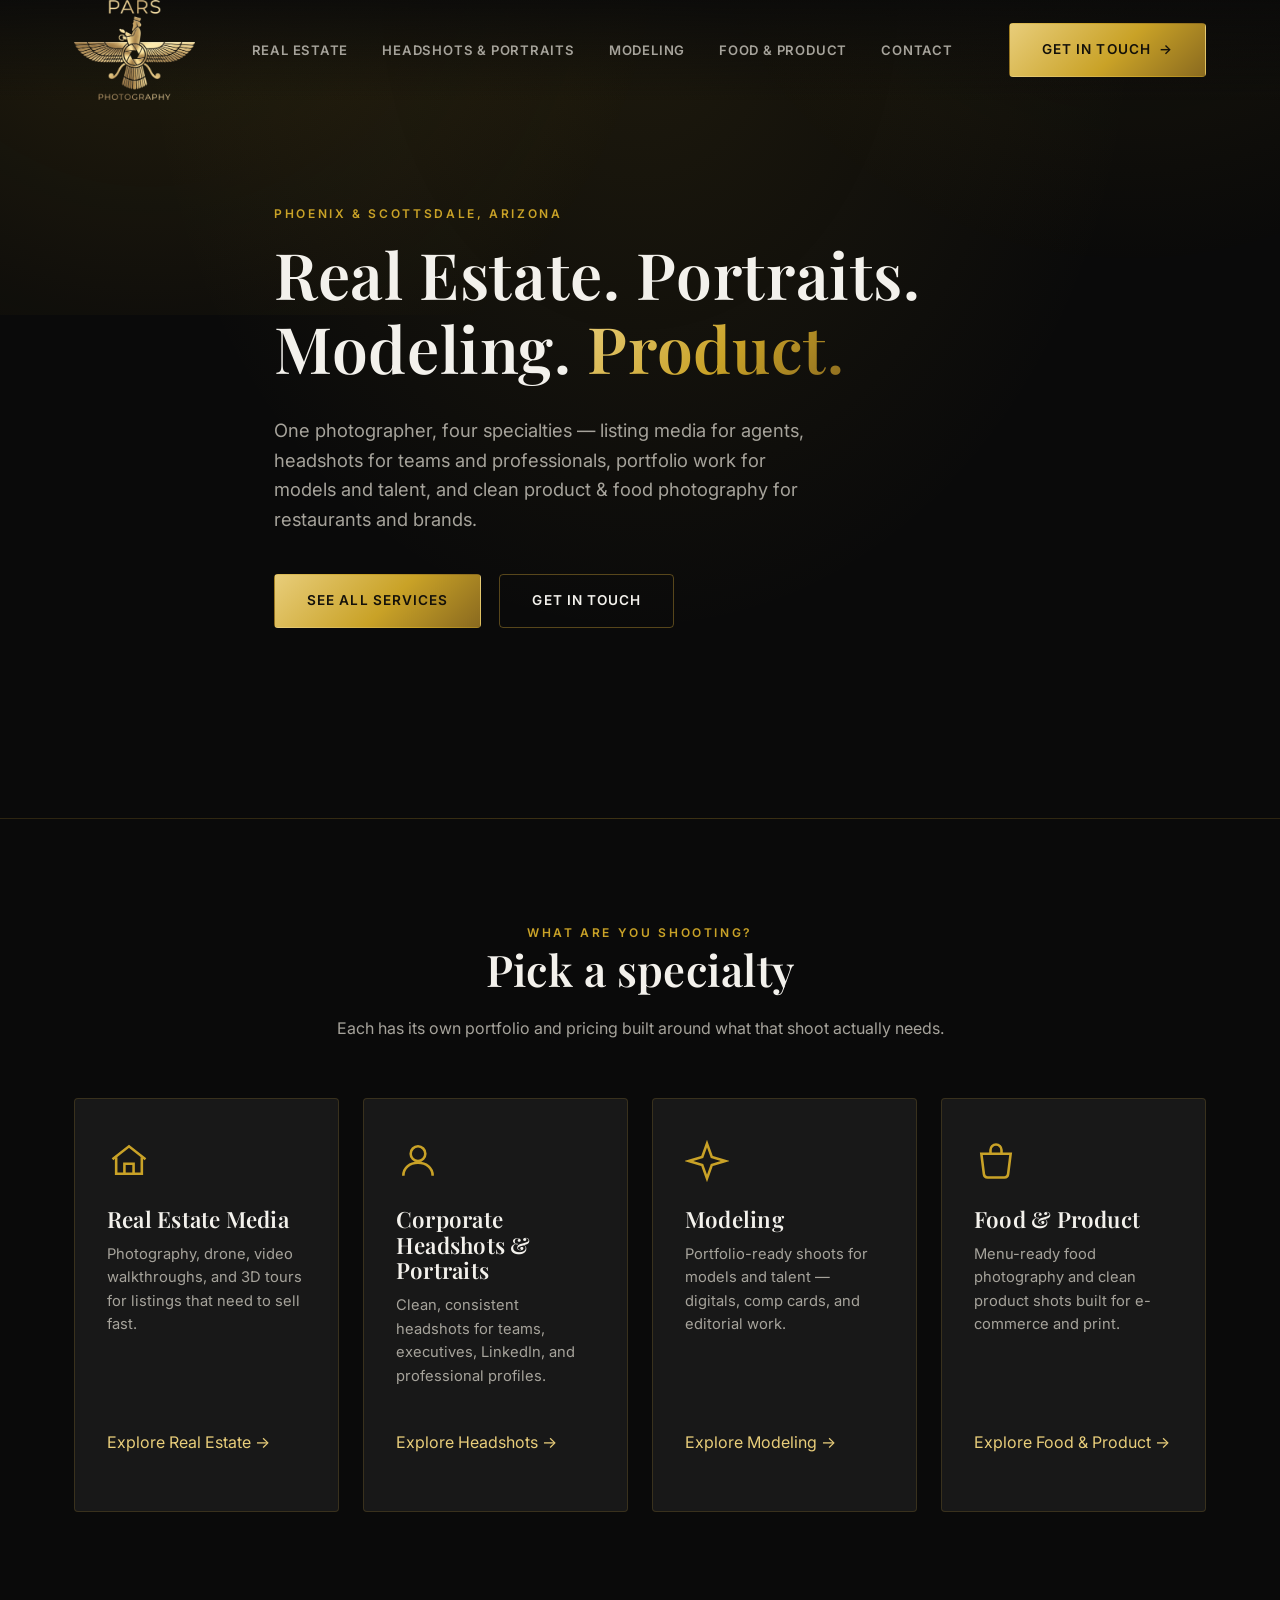
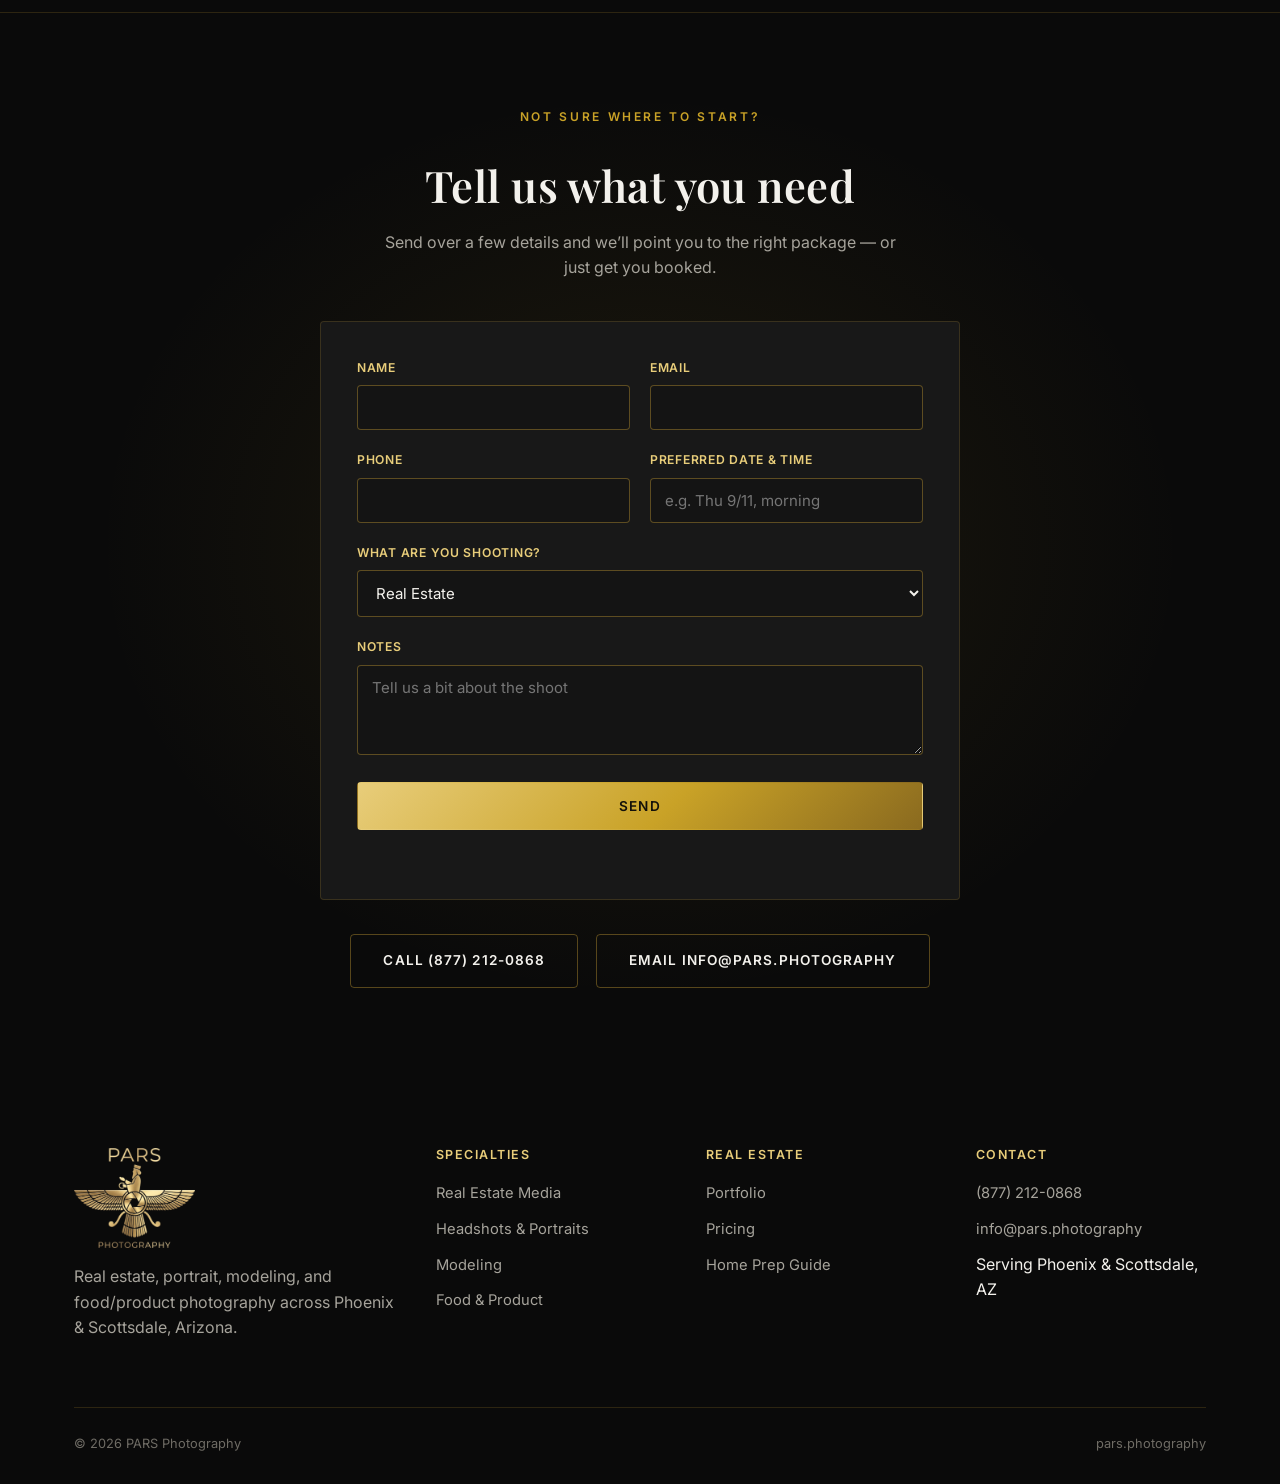
<file: index.html>
<!doctype html>
<html lang="en">
<head>
<meta charset="utf-8">
<meta name="viewport" content="width=device-width, initial-scale=1">
<title>PARS Photography | Real Estate, Portrait, Modeling &amp; Product Photography</title>
<meta name="description" content="PARS Photography — real estate media, corporate headshots &amp; portraits, modeling, and food/product photography in Phoenix &amp; Scottsdale, Arizona.">
<link rel="icon" type="image/png" href="assets/favicon.png">

<link rel="preconnect" href="https://fonts.googleapis.com">
<link rel="preconnect" href="https://fonts.gstatic.com" crossorigin>
<link href="https://fonts.googleapis.com/css2?family=Inter:wght@400;500;600;700&family=Playfair+Display:wght@500;600;700&display=swap" rel="stylesheet">
<link rel="stylesheet" href="assets/css/main.css">
</head>
<body>

<header class="site-header">
    <div class="container">
        <a href="index.html" class="brand">
            <img src="assets/images/logo.png" alt="PARS Photography">
        </a>
        <nav>
            <ul class="nav-links">
                <li><a href="real-estate.html">Real Estate</a></li>
                <li><a href="headshots.html">Headshots &amp; Portraits</a></li>
                <li><a href="modeling.html">Modeling</a></li>
                <li><a href="food-product.html">Food &amp; Product</a></li>
                <li><a href="#book">Contact</a></li>
            </ul>
        </nav>
        <div class="nav-cta">
            <a href="#book" class="btn btn-gold"><span class="btn-label-full">Get&nbsp;In&nbsp;Touch</span><span aria-hidden="true">&rarr;</span></a>
            <button class="nav-toggle" aria-label="Toggle menu" aria-expanded="false">
                <svg width="20" height="20" viewBox="0 0 24 24" fill="none" stroke="currentColor" stroke-width="2"><path d="M3 6h18M3 12h18M3 18h18"/></svg>
            </button>
        </div>
    </div>
</header>

<main>

    <section class="hero">
        <div class="container hero-inner">
            <p class="eyebrow">Phoenix &amp; Scottsdale, Arizona</p>
            <h1>Real Estate. Portraits.<br>Modeling. <em>Product.</em></h1>
            <p class="lead">One photographer, four specialties &mdash; listing media for agents, headshots for teams and professionals, portfolio work for models and talent, and clean product &amp; food photography for restaurants and brands.</p>
            <div class="hero-actions">
                <a href="#services" class="btn btn-gold">See All Services</a>
                <a href="#book" class="btn btn-outline">Get In Touch</a>
            </div>
        </div>
    </section>

    <section class="section" id="services">
        <div class="container">
            <div class="section-head">
                <p class="eyebrow">What Are You Shooting?</p>
                <h2>Pick a specialty</h2>
                <p>Each has its own portfolio and pricing built around what that shoot actually needs.</p>
            </div>
            <div class="genre-grid">
                <div class="genre-card">
                    <svg class="icon" viewBox="0 0 24 24" fill="none" stroke="currentColor" stroke-width="1.4"><path d="M3 11l9-7 9 7"/><path d="M5 10v9h14v-9"/><path d="M9.5 19v-5.5h5V19"/></svg>
                    <h3>Real Estate Media</h3>
                    <p>Photography, drone, video walkthroughs, and 3D tours for listings that need to sell fast.</p>
                    <a href="real-estate.html" class="btn-ghost">Explore Real Estate &rarr;</a>
                </div>
                <div class="genre-card">
                    <svg class="icon" viewBox="0 0 24 24" fill="none" stroke="currentColor" stroke-width="1.4"><circle cx="12" cy="8" r="4"/><path d="M4 20c0-4.4 3.6-7 8-7s8 2.6 8 7"/></svg>
                    <h3>Corporate Headshots &amp; Portraits</h3>
                    <p>Clean, consistent headshots for teams, executives, LinkedIn, and professional profiles.</p>
                    <a href="headshots.html" class="btn-ghost">Explore Headshots &rarr;</a>
                </div>
                <div class="genre-card">
                    <svg class="icon" viewBox="0 0 24 24" fill="none" stroke="currentColor" stroke-width="1.4"><path d="M12 2.5l2.6 7.3L22 12l-7.4 2.2L12 21.5l-2.6-7.3L2 12l7.4-2.2z"/></svg>
                    <h3>Modeling</h3>
                    <p>Portfolio-ready shoots for models and talent &mdash; digitals, comp cards, and editorial work.</p>
                    <a href="modeling.html" class="btn-ghost">Explore Modeling &rarr;</a>
                </div>
                <div class="genre-card">
                    <svg class="icon" viewBox="0 0 24 24" fill="none" stroke="currentColor" stroke-width="1.4"><path d="M4 8h16l-1.4 11.2A2 2 0 0116.6 21H7.4a2 2 0 01-2-1.8L4 8z"/><path d="M9 8V6a3 3 0 016 0v2"/></svg>
                    <h3>Food &amp; Product</h3>
                    <p>Menu-ready food photography and clean product shots built for e-commerce and print.</p>
                    <a href="food-product.html" class="btn-ghost">Explore Food &amp; Product &rarr;</a>
                </div>
            </div>
        </div>
    </section>

    <section class="cta-band" id="book">
        <div class="container">
            <p class="eyebrow">Not Sure Where to Start?</p>
            <h2>Tell us what you need</h2>
            <p>Send over a few details and we&rsquo;ll point you to the right package &mdash; or just get you booked.</p>

            <form class="order-form" novalidate>
                <input type="hidden" name="access_key" value="a080c8e5-f58e-45e9-a019-1223a6b12da9">
                <input type="hidden" name="subject" value="New General Inquiry &mdash; PARS Photography">
                <input type="hidden" name="from_name" value="PARS Photography Website">
                <input type="checkbox" name="botcheck" class="hp-field" tabindex="-1" autocomplete="off">

                <div class="form-row">
                    <div class="form-group">
                        <label for="of-name">Name</label>
                        <input type="text" id="of-name" name="name" required>
                    </div>
                    <div class="form-group">
                        <label for="of-email">Email</label>
                        <input type="email" id="of-email" name="email" required>
                    </div>
                </div>
                <div class="form-row">
                    <div class="form-group">
                        <label for="of-phone">Phone</label>
                        <input type="tel" id="of-phone" name="phone">
                    </div>
                    <div class="form-group">
                        <label for="of-date">Preferred Date &amp; Time</label>
                        <input type="text" id="of-date" name="preferred_date" placeholder="e.g. Thu 9/11, morning">
                    </div>
                </div>
                <div class="form-group">
                    <label for="of-shoot-type">What Are You Shooting?</label>
                    <select id="of-shoot-type" name="shoot_type">
                        <option>Real Estate</option>
                        <option>Corporate Headshots / Portraits</option>
                        <option>Modeling</option>
                        <option>Food / Product</option>
                        <option>Not sure yet</option>
                    </select>
                </div>
                <div class="form-group">
                    <label for="of-notes">Notes</label>
                    <textarea id="of-notes" name="message" placeholder="Tell us a bit about the shoot"></textarea>
                </div>

                <button type="submit" class="btn btn-gold btn-block">Send</button>
                <p class="form-status" aria-live="polite"></p>
            </form>

            <div class="cta-actions" style="margin-top:34px;">
                <a href="tel:+18772120868" class="btn btn-outline">Call (877) 212-0868</a>
                <a href="mailto:info@pars.photography" class="btn btn-outline">Email info@pars.photography</a>
            </div>
        </div>
    </section>

</main>

<footer class="site-footer">
    <div class="container">
        <div class="footer-grid">
            <div class="footer-col">
                <div class="footer-brand">
                    <img src="assets/images/logo.png" alt="PARS Photography">
                </div>
                <p>Real estate, portrait, modeling, and food/product photography across Phoenix &amp; Scottsdale, Arizona.</p>
            </div>
            <div class="footer-col">
                <h4>Specialties</h4>
                <ul>
                    <li><a href="real-estate.html">Real Estate Media</a></li>
                    <li><a href="headshots.html">Headshots &amp; Portraits</a></li>
                    <li><a href="modeling.html">Modeling</a></li>
                    <li><a href="food-product.html">Food &amp; Product</a></li>
                </ul>
            </div>
            <div class="footer-col">
                <h4>Real Estate</h4>
                <ul>
                    <li><a href="portfolio.html">Portfolio</a></li>
                    <li><a href="pricing.html">Pricing</a></li>
                    <li><a href="home-prep.html">Home Prep Guide</a></li>
                </ul>
            </div>
            <div class="footer-col">
                <h4>Contact</h4>
                <ul>
                    <li><a href="tel:+18772120868">(877) 212-0868</a></li>
                    <li><a href="mailto:info@pars.photography">info@pars.photography</a></li>
                    <li>Serving Phoenix &amp; Scottsdale, AZ</li>
                </ul>
            </div>
        </div>
        <div class="footer-bottom">
            <span>&copy; <span id="year"></span> PARS Photography</span>
            <span>pars.photography</span>
        </div>
    </div>
</footer>

<script>document.getElementById('year').textContent = new Date().getFullYear();</script>
<script src="assets/js/main.js"></script>
</body>
</html>
</file>
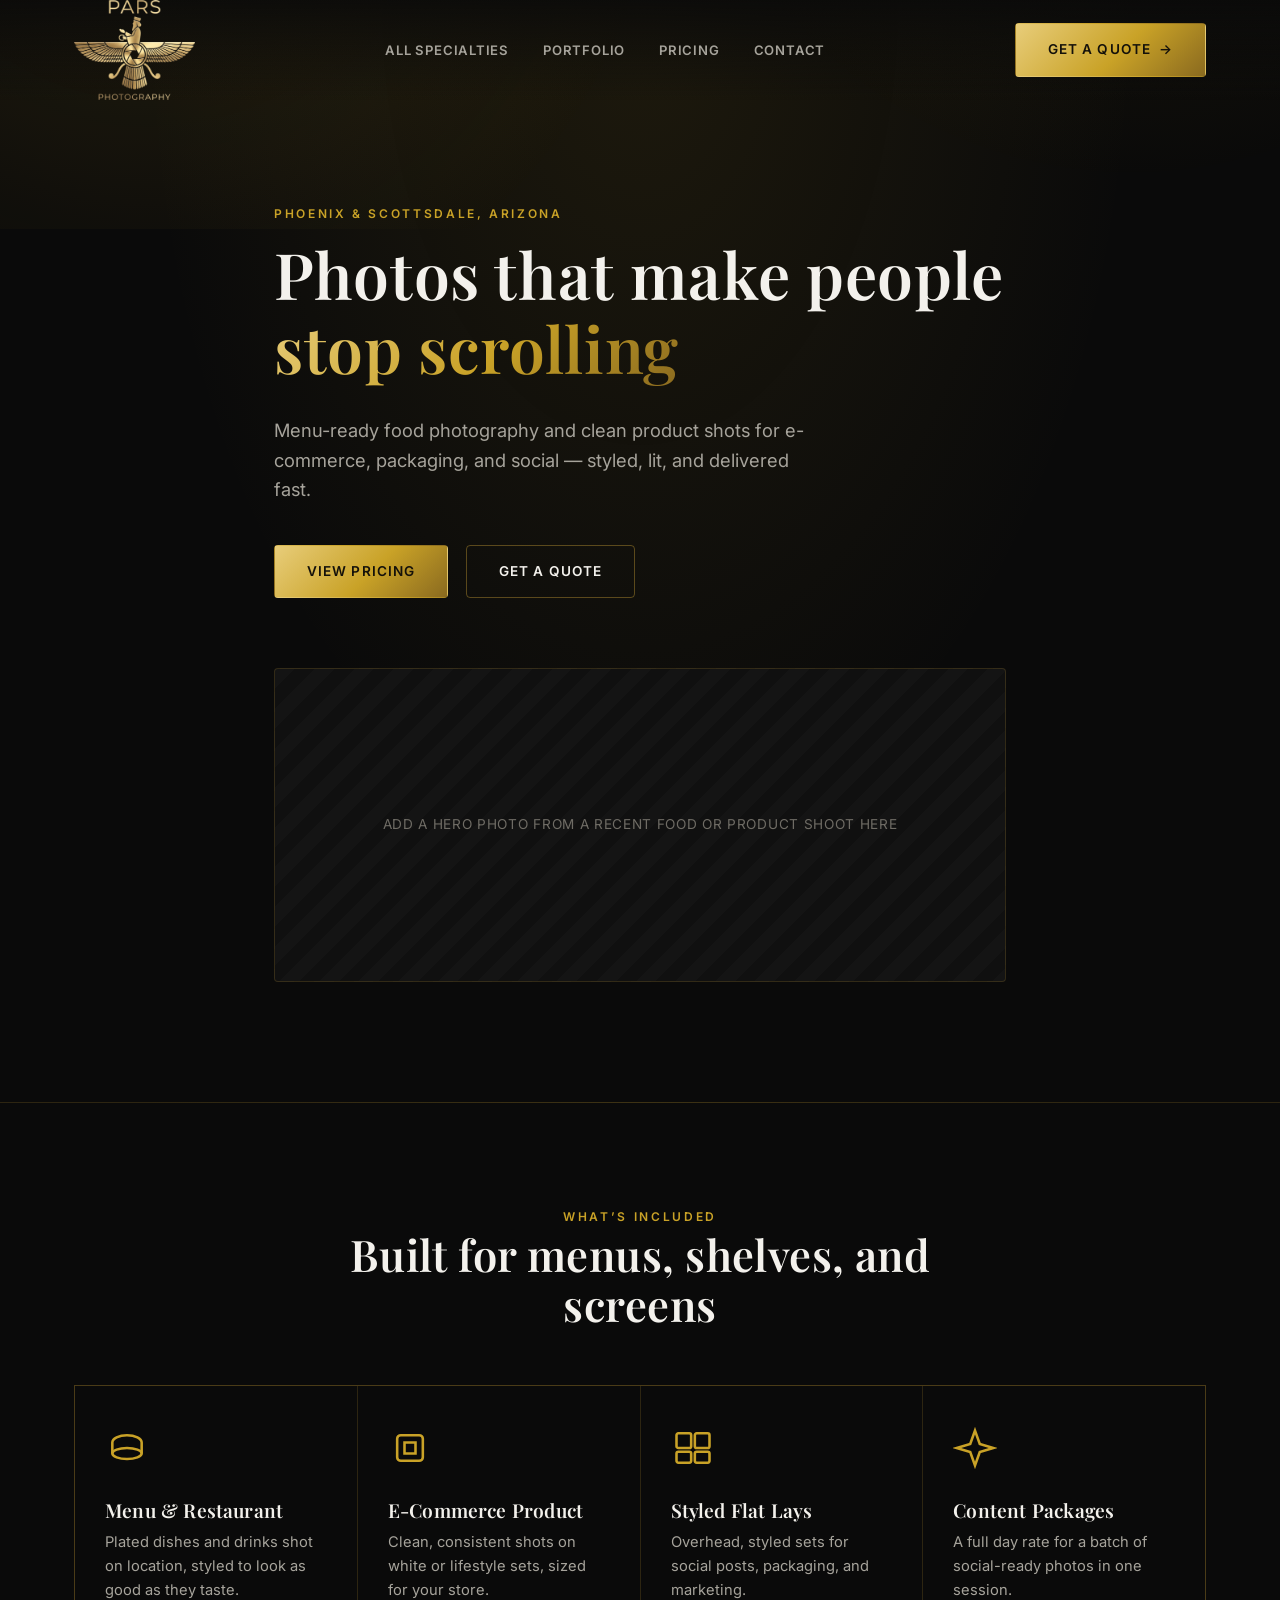
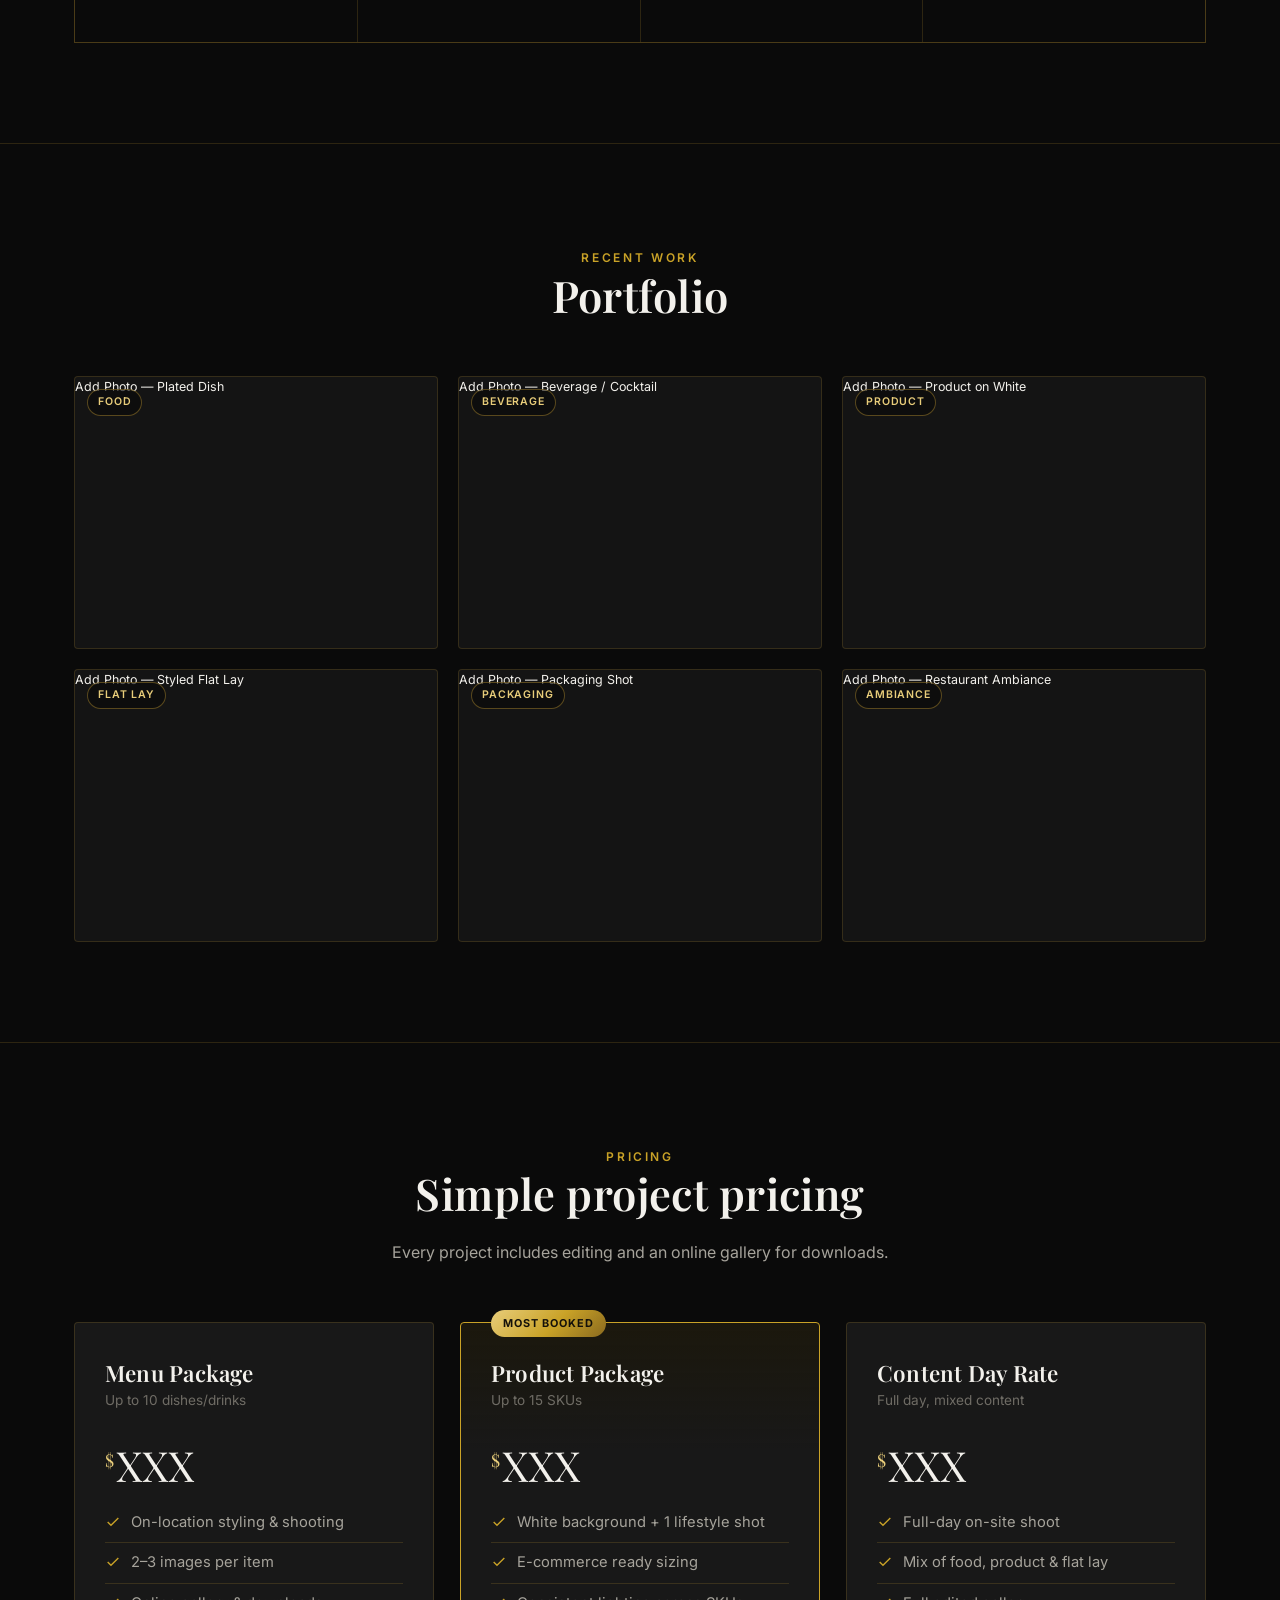
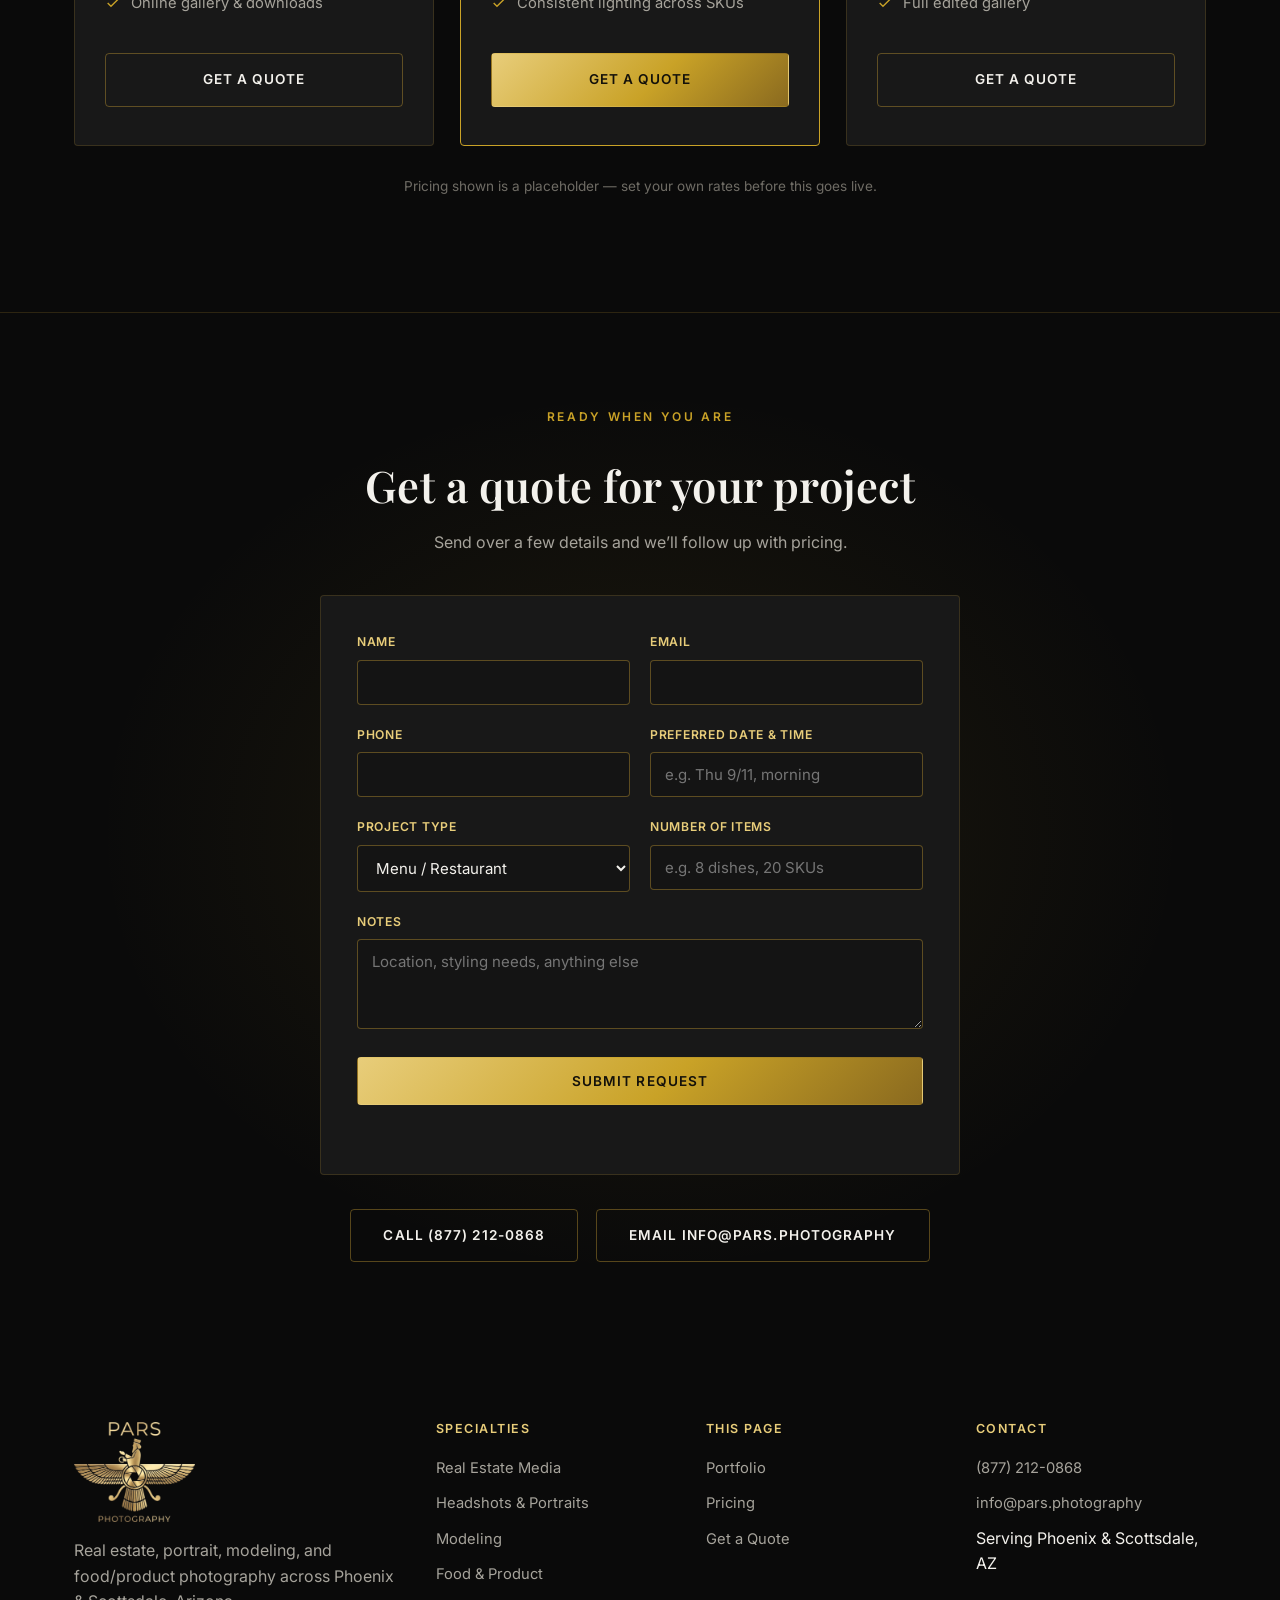
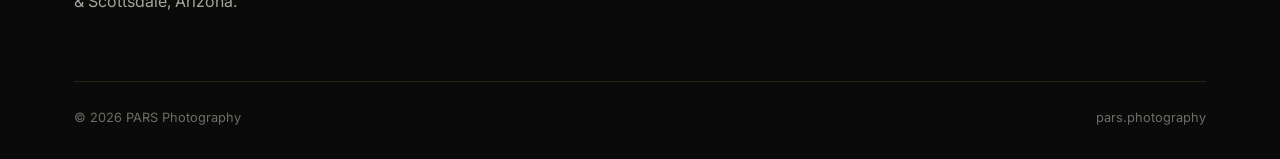
<file: food-product.html>
<!doctype html>
<html lang="en">
<head>
<meta charset="utf-8">
<meta name="viewport" content="width=device-width, initial-scale=1">
<title>Food &amp; Product Photography | PARS Photography</title>
<meta name="description" content="Menu-ready food photography and clean product photography for e-commerce and print in Phoenix &amp; Scottsdale, Arizona.">
<link rel="icon" type="image/png" href="assets/favicon.png">

<link rel="preconnect" href="https://fonts.googleapis.com">
<link rel="preconnect" href="https://fonts.gstatic.com" crossorigin>
<link href="https://fonts.googleapis.com/css2?family=Inter:wght@400;500;600;700&family=Playfair+Display:wght@500;600;700&display=swap" rel="stylesheet">
<link rel="stylesheet" href="assets/css/main.css">
</head>
<body>

<header class="site-header">
    <div class="container">
        <a href="index.html" class="brand">
            <img src="assets/images/logo.png" alt="PARS Photography">
        </a>
        <nav>
            <ul class="nav-links">
                <li><a href="index.html">All Specialties</a></li>
                <li><a href="#portfolio">Portfolio</a></li>
                <li><a href="#pricing">Pricing</a></li>
                <li><a href="#book">Contact</a></li>
            </ul>
        </nav>
        <div class="nav-cta">
            <a href="#book" class="btn btn-gold"><span class="btn-label-full">Get&nbsp;a&nbsp;Quote</span><span aria-hidden="true">&rarr;</span></a>
            <button class="nav-toggle" aria-label="Toggle menu" aria-expanded="false">
                <svg width="20" height="20" viewBox="0 0 24 24" fill="none" stroke="currentColor" stroke-width="2"><path d="M3 6h18M3 12h18M3 18h18"/></svg>
            </button>
        </div>
    </div>
</header>

<main>

    <section class="hero">
        <div class="container hero-inner">
            <p class="eyebrow">Phoenix &amp; Scottsdale, Arizona</p>
            <h1>Photos that make people<br><em>stop scrolling</em></h1>
            <p class="lead">Menu-ready food photography and clean product shots for e-commerce, packaging, and social &mdash; styled, lit, and delivered fast.</p>
            <div class="hero-actions">
                <a href="#pricing" class="btn btn-gold">View Pricing</a>
                <a href="#book" class="btn btn-outline">Get a Quote</a>
            </div>
            <div class="hero-media">
                <div class="placeholder-fill">Add a hero photo from a recent food or product shoot here</div>
            </div>
        </div>
    </section>

    <section class="section" id="services">
        <div class="container">
            <div class="section-head">
                <p class="eyebrow">What&rsquo;s Included</p>
                <h2>Built for menus, shelves, and screens</h2>
            </div>
            <div class="services-grid">
                <div class="service-card">
                    <svg class="icon" viewBox="0 0 24 24" fill="none" stroke="currentColor" stroke-width="1.4"><ellipse cx="12" cy="15" rx="8" ry="3"/><path d="M4 15V9a8 4 0 0116 0v6"/></svg>
                    <h3>Menu &amp; Restaurant</h3>
                    <p>Plated dishes and drinks shot on location, styled to look as good as they taste.</p>
                </div>
                <div class="service-card">
                    <svg class="icon" viewBox="0 0 24 24" fill="none" stroke="currentColor" stroke-width="1.4"><rect x="5" y="5" width="14" height="14" rx="2"/><path d="M9 9h6v6H9z"/></svg>
                    <h3>E-Commerce Product</h3>
                    <p>Clean, consistent shots on white or lifestyle sets, sized for your store.</p>
                </div>
                <div class="service-card">
                    <svg class="icon" viewBox="0 0 24 24" fill="none" stroke="currentColor" stroke-width="1.4"><rect x="3" y="4" width="8" height="8" rx="1"/><rect x="13" y="4" width="8" height="8" rx="1"/><rect x="3" y="14" width="8" height="6" rx="1"/><rect x="13" y="14" width="8" height="6" rx="1"/></svg>
                    <h3>Styled Flat Lays</h3>
                    <p>Overhead, styled sets for social posts, packaging, and marketing.</p>
                </div>
                <div class="service-card">
                    <svg class="icon" viewBox="0 0 24 24" fill="none" stroke="currentColor" stroke-width="1.4"><path d="M12 2.5l2.6 7.3L22 12l-7.4 2.2L12 21.5l-2.6-7.3L2 12l7.4-2.2z"/></svg>
                    <h3>Content Packages</h3>
                    <p>A full day rate for a batch of social-ready photos in one session.</p>
                </div>
            </div>
        </div>
    </section>

    <section class="section" id="portfolio">
        <div class="container">
            <div class="section-head">
                <p class="eyebrow">Recent Work</p>
                <h2>Portfolio</h2>
            </div>
            <!-- TODO: replace each placeholder-fill div with a real <img src="..."> from a food/product shoot -->
            <div class="portfolio-grid">
                <div class="portfolio-item" data-caption="Plated Dish"><span class="tag">Food</span><div class="placeholder-fill">Add Photo &mdash; Plated Dish</div></div>
                <div class="portfolio-item" data-caption="Beverage / Cocktail"><span class="tag">Beverage</span><div class="placeholder-fill">Add Photo &mdash; Beverage / Cocktail</div></div>
                <div class="portfolio-item" data-caption="Product on White"><span class="tag">Product</span><div class="placeholder-fill">Add Photo &mdash; Product on White</div></div>
                <div class="portfolio-item" data-caption="Styled Flat Lay"><span class="tag">Flat Lay</span><div class="placeholder-fill">Add Photo &mdash; Styled Flat Lay</div></div>
                <div class="portfolio-item" data-caption="Packaging Shot"><span class="tag">Packaging</span><div class="placeholder-fill">Add Photo &mdash; Packaging Shot</div></div>
                <div class="portfolio-item" data-caption="Restaurant Ambiance"><span class="tag">Ambiance</span><div class="placeholder-fill">Add Photo &mdash; Restaurant Ambiance</div></div>
            </div>
        </div>
    </section>

    <section class="section" id="pricing">
        <div class="container">
            <div class="section-head">
                <p class="eyebrow">Pricing</p>
                <h2>Simple project pricing</h2>
                <p>Every project includes editing and an online gallery for downloads.</p>
            </div>
            <div class="pricing-grid">
                <div class="price-card">
                    <h3>Menu Package</h3>
                    <p class="price-tagline">Up to 10 dishes/drinks</p>
                    <p class="price"><sup>$</sup>XXX</p>
                    <ul class="features">
                        <li><svg viewBox="0 0 24 24" fill="none" stroke="currentColor" stroke-width="2"><path d="M20 6L9 17l-5-5"/></svg>On-location styling &amp; shooting</li>
                        <li><svg viewBox="0 0 24 24" fill="none" stroke="currentColor" stroke-width="2"><path d="M20 6L9 17l-5-5"/></svg>2&ndash;3 images per item</li>
                        <li><svg viewBox="0 0 24 24" fill="none" stroke="currentColor" stroke-width="2"><path d="M20 6L9 17l-5-5"/></svg>Online gallery &amp; downloads</li>
                    </ul>
                    <a href="#book" class="btn btn-outline btn-block">Get a Quote</a>
                </div>
                <div class="price-card is-featured">
                    <span class="badge">Most Booked</span>
                    <h3>Product Package</h3>
                    <p class="price-tagline">Up to 15 SKUs</p>
                    <p class="price"><sup>$</sup>XXX</p>
                    <ul class="features">
                        <li><svg viewBox="0 0 24 24" fill="none" stroke="currentColor" stroke-width="2"><path d="M20 6L9 17l-5-5"/></svg>White background + 1 lifestyle shot</li>
                        <li><svg viewBox="0 0 24 24" fill="none" stroke="currentColor" stroke-width="2"><path d="M20 6L9 17l-5-5"/></svg>E-commerce ready sizing</li>
                        <li><svg viewBox="0 0 24 24" fill="none" stroke="currentColor" stroke-width="2"><path d="M20 6L9 17l-5-5"/></svg>Consistent lighting across SKUs</li>
                    </ul>
                    <a href="#book" class="btn btn-gold btn-block">Get a Quote</a>
                </div>
                <div class="price-card">
                    <h3>Content Day Rate</h3>
                    <p class="price-tagline">Full day, mixed content</p>
                    <p class="price"><sup>$</sup>XXX</p>
                    <ul class="features">
                        <li><svg viewBox="0 0 24 24" fill="none" stroke="currentColor" stroke-width="2"><path d="M20 6L9 17l-5-5"/></svg>Full-day on-site shoot</li>
                        <li><svg viewBox="0 0 24 24" fill="none" stroke="currentColor" stroke-width="2"><path d="M20 6L9 17l-5-5"/></svg>Mix of food, product &amp; flat lay</li>
                        <li><svg viewBox="0 0 24 24" fill="none" stroke="currentColor" stroke-width="2"><path d="M20 6L9 17l-5-5"/></svg>Full edited gallery</li>
                    </ul>
                    <a href="#book" class="btn btn-outline btn-block">Get a Quote</a>
                </div>
            </div>
            <p class="pricing-note">Pricing shown is a placeholder &mdash; set your own rates before this goes live.</p>
        </div>
    </section>

    <section class="cta-band" id="book">
        <div class="container">
            <p class="eyebrow">Ready When You Are</p>
            <h2>Get a quote for your project</h2>
            <p>Send over a few details and we&rsquo;ll follow up with pricing.</p>

            <form class="order-form" novalidate>
                <input type="hidden" name="access_key" value="a080c8e5-f58e-45e9-a019-1223a6b12da9">
                <input type="hidden" name="subject" value="New Food/Product Inquiry &mdash; PARS Photography">
                <input type="hidden" name="from_name" value="PARS Photography Website">
                <input type="hidden" name="shoot_type" value="Food / Product">
                <input type="checkbox" name="botcheck" class="hp-field" tabindex="-1" autocomplete="off">

                <div class="form-row">
                    <div class="form-group">
                        <label for="of-name">Name</label>
                        <input type="text" id="of-name" name="name" required>
                    </div>
                    <div class="form-group">
                        <label for="of-email">Email</label>
                        <input type="email" id="of-email" name="email" required>
                    </div>
                </div>
                <div class="form-row">
                    <div class="form-group">
                        <label for="of-phone">Phone</label>
                        <input type="tel" id="of-phone" name="phone">
                    </div>
                    <div class="form-group">
                        <label for="of-date">Preferred Date &amp; Time</label>
                        <input type="text" id="of-date" name="preferred_date" placeholder="e.g. Thu 9/11, morning">
                    </div>
                </div>
                <div class="form-row">
                    <div class="form-group">
                        <label for="of-project">Project Type</label>
                        <select id="of-project" name="project_type">
                            <option>Menu / Restaurant</option>
                            <option>E-Commerce Product</option>
                            <option>Styled / Flat Lay</option>
                            <option>Not sure yet</option>
                        </select>
                    </div>
                    <div class="form-group">
                        <label for="of-count">Number of Items</label>
                        <input type="text" id="of-count" name="item_count" placeholder="e.g. 8 dishes, 20 SKUs">
                    </div>
                </div>
                <div class="form-group">
                    <label for="of-notes">Notes</label>
                    <textarea id="of-notes" name="message" placeholder="Location, styling needs, anything else"></textarea>
                </div>

                <button type="submit" class="btn btn-gold btn-block">Submit Request</button>
                <p class="form-status" aria-live="polite"></p>
            </form>

            <div class="cta-actions" style="margin-top:34px;">
                <a href="tel:+18772120868" class="btn btn-outline">Call (877) 212-0868</a>
                <a href="mailto:info@pars.photography" class="btn btn-outline">Email info@pars.photography</a>
            </div>
        </div>
    </section>

</main>

<div class="lightbox">
    <div class="lightbox-inner"></div>
</div>

<footer class="site-footer">
    <div class="container">
        <div class="footer-grid">
            <div class="footer-col">
                <div class="footer-brand">
                    <img src="assets/images/logo.png" alt="PARS Photography">
                </div>
                <p>Real estate, portrait, modeling, and food/product photography across Phoenix &amp; Scottsdale, Arizona.</p>
            </div>
            <div class="footer-col">
                <h4>Specialties</h4>
                <ul>
                    <li><a href="real-estate.html">Real Estate Media</a></li>
                    <li><a href="headshots.html">Headshots &amp; Portraits</a></li>
                    <li><a href="modeling.html">Modeling</a></li>
                    <li><a href="food-product.html">Food &amp; Product</a></li>
                </ul>
            </div>
            <div class="footer-col">
                <h4>This Page</h4>
                <ul>
                    <li><a href="#portfolio">Portfolio</a></li>
                    <li><a href="#pricing">Pricing</a></li>
                    <li><a href="#book">Get a Quote</a></li>
                </ul>
            </div>
            <div class="footer-col">
                <h4>Contact</h4>
                <ul>
                    <li><a href="tel:+18772120868">(877) 212-0868</a></li>
                    <li><a href="mailto:info@pars.photography">info@pars.photography</a></li>
                    <li>Serving Phoenix &amp; Scottsdale, AZ</li>
                </ul>
            </div>
        </div>
        <div class="footer-bottom">
            <span>&copy; <span id="year"></span> PARS Photography</span>
            <span>pars.photography</span>
        </div>
    </div>
</footer>

<script>document.getElementById('year').textContent = new Date().getFullYear();</script>
<script src="assets/js/main.js"></script>
</body>
</html>
</file>
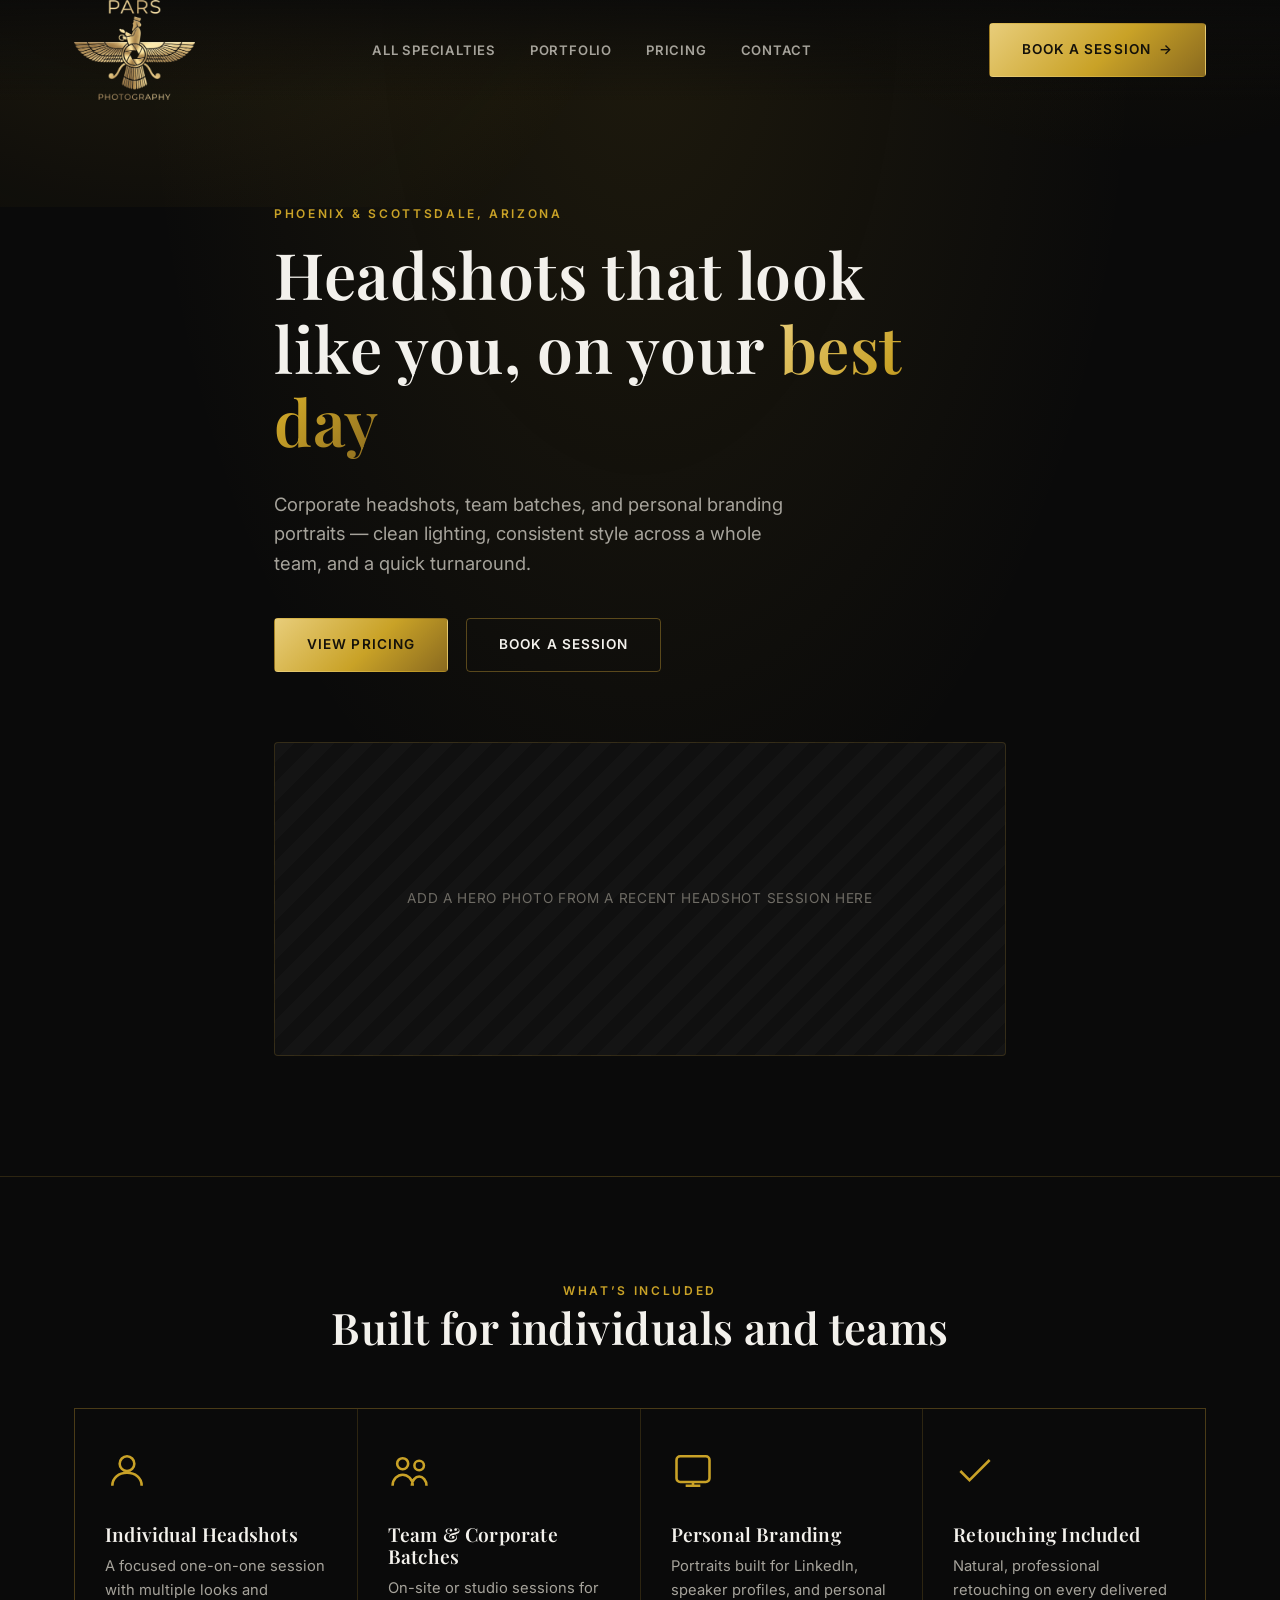
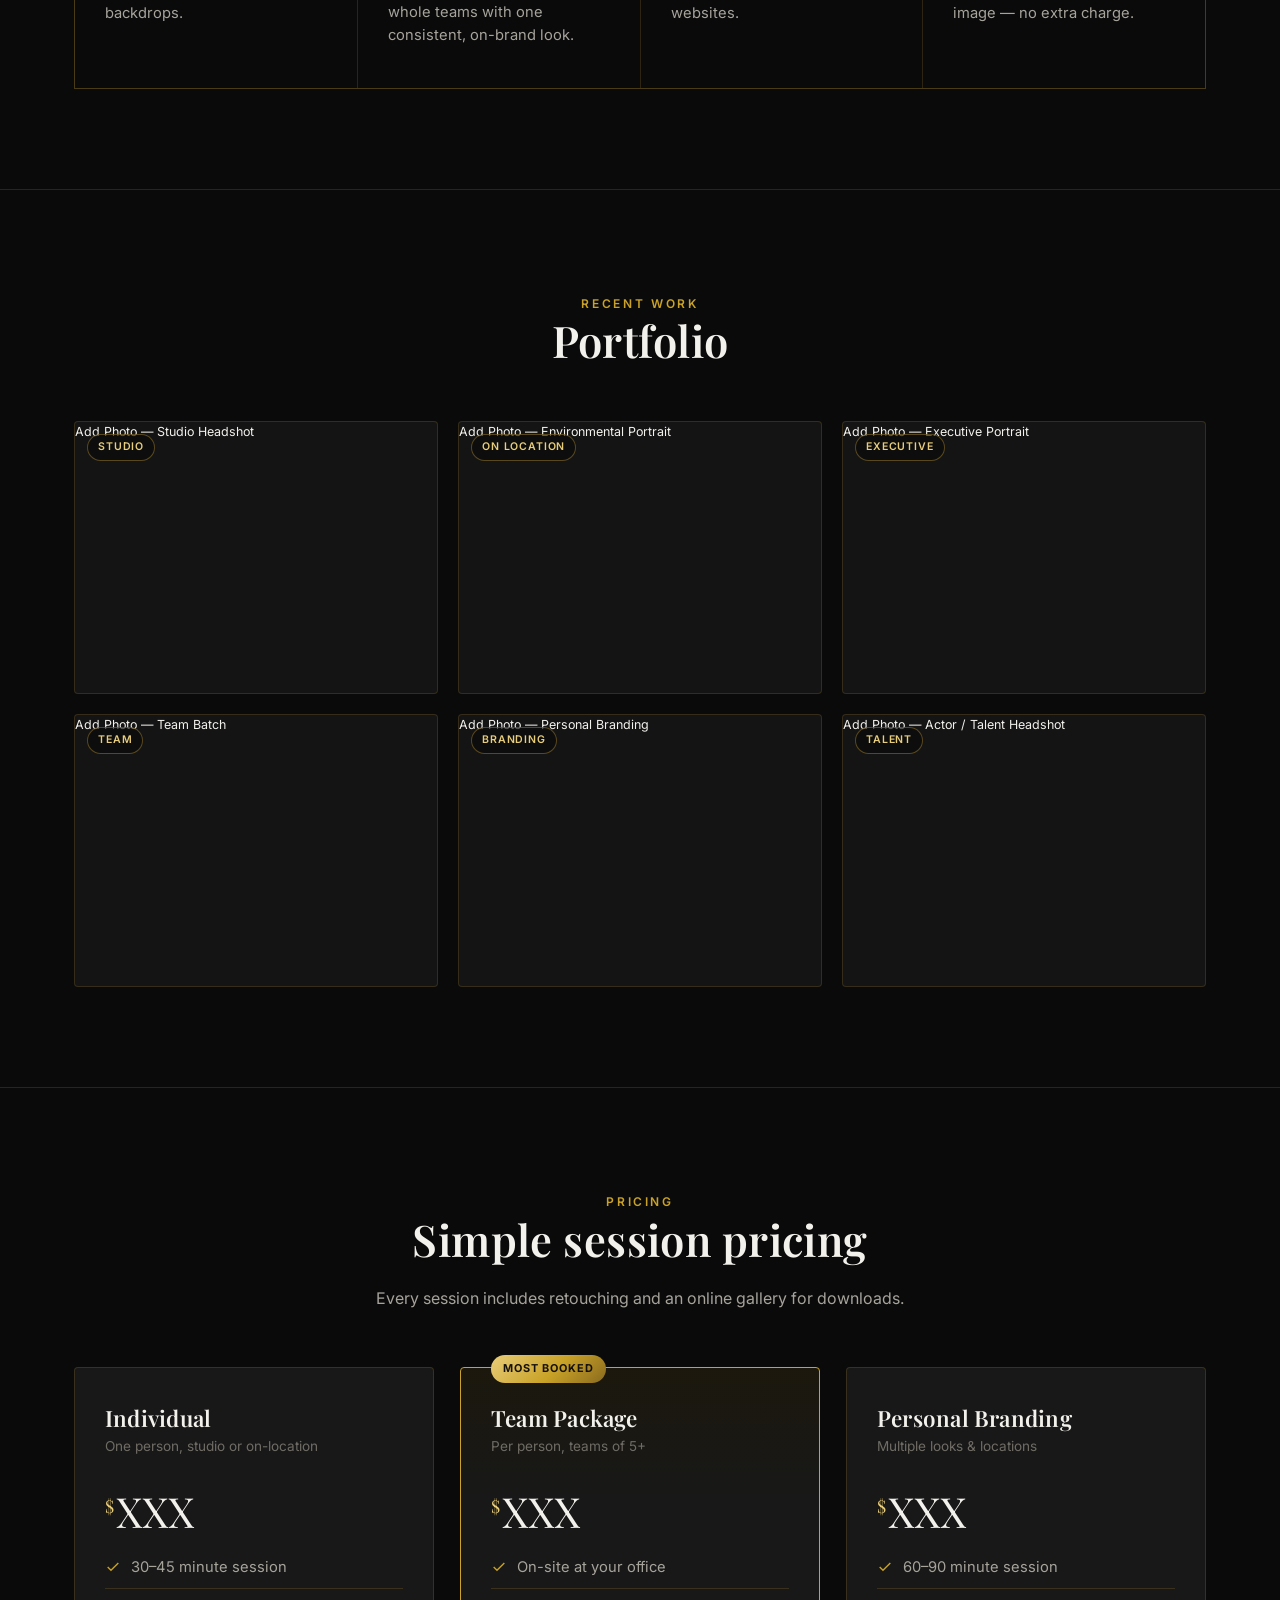
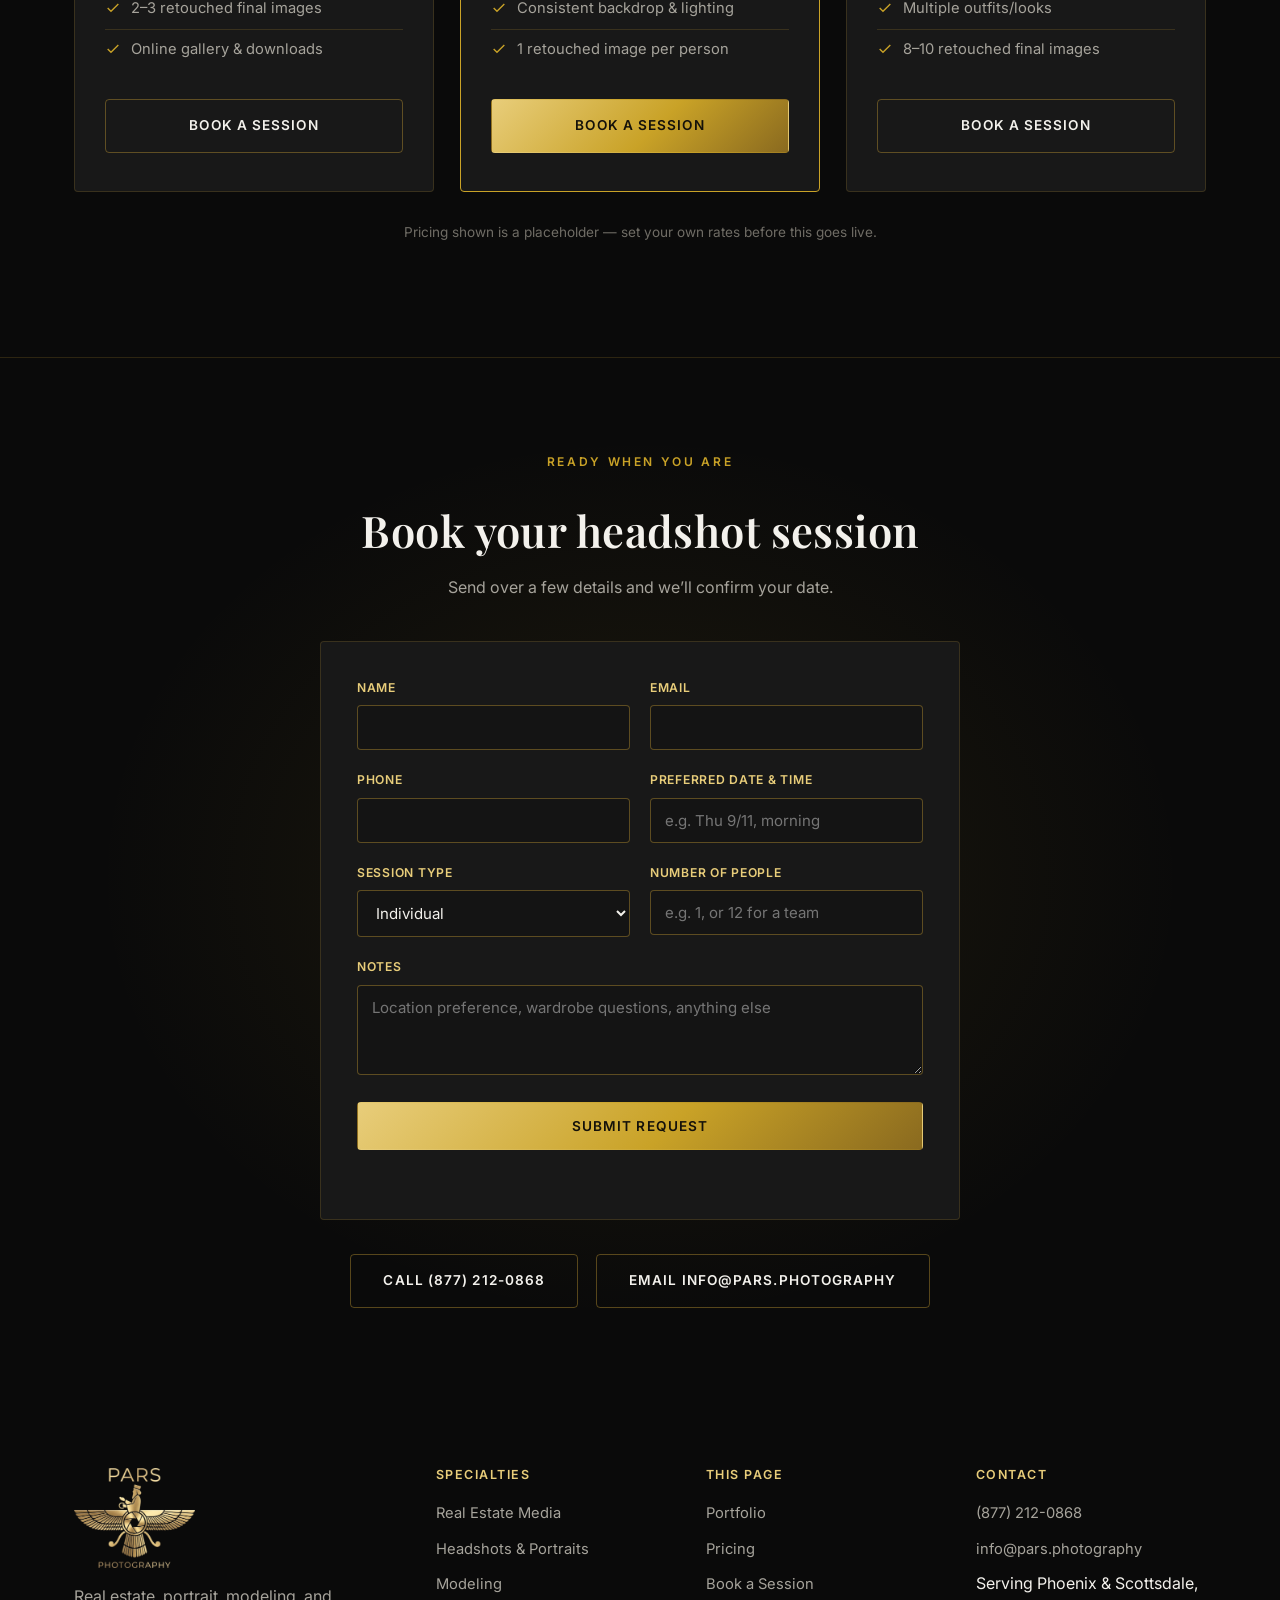
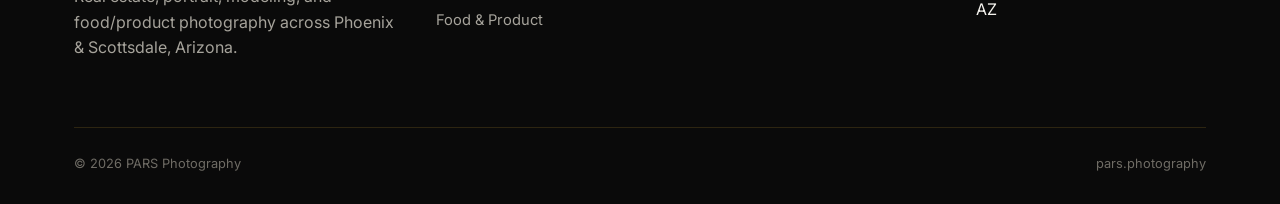
<file: headshots.html>
<!doctype html>
<html lang="en">
<head>
<meta charset="utf-8">
<meta name="viewport" content="width=device-width, initial-scale=1">
<title>Corporate Headshots &amp; Portraits | PARS Photography</title>
<meta name="description" content="Corporate headshots, team batches, and personal branding portraits in Phoenix &amp; Scottsdale, Arizona.">
<link rel="icon" type="image/png" href="assets/favicon.png">

<link rel="preconnect" href="https://fonts.googleapis.com">
<link rel="preconnect" href="https://fonts.gstatic.com" crossorigin>
<link href="https://fonts.googleapis.com/css2?family=Inter:wght@400;500;600;700&family=Playfair+Display:wght@500;600;700&display=swap" rel="stylesheet">
<link rel="stylesheet" href="assets/css/main.css">
</head>
<body>

<header class="site-header">
    <div class="container">
        <a href="index.html" class="brand">
            <img src="assets/images/logo.png" alt="PARS Photography">
        </a>
        <nav>
            <ul class="nav-links">
                <li><a href="index.html">All Specialties</a></li>
                <li><a href="#portfolio">Portfolio</a></li>
                <li><a href="#pricing">Pricing</a></li>
                <li><a href="#book">Contact</a></li>
            </ul>
        </nav>
        <div class="nav-cta">
            <a href="#book" class="btn btn-gold"><span class="btn-label-full">Book&nbsp;a&nbsp;Session</span><span aria-hidden="true">&rarr;</span></a>
            <button class="nav-toggle" aria-label="Toggle menu" aria-expanded="false">
                <svg width="20" height="20" viewBox="0 0 24 24" fill="none" stroke="currentColor" stroke-width="2"><path d="M3 6h18M3 12h18M3 18h18"/></svg>
            </button>
        </div>
    </div>
</header>

<main>

    <section class="hero">
        <div class="container hero-inner">
            <p class="eyebrow">Phoenix &amp; Scottsdale, Arizona</p>
            <h1>Headshots that look<br>like you, on your <em>best day</em></h1>
            <p class="lead">Corporate headshots, team batches, and personal branding portraits &mdash; clean lighting, consistent style across a whole team, and a quick turnaround.</p>
            <div class="hero-actions">
                <a href="#pricing" class="btn btn-gold">View Pricing</a>
                <a href="#book" class="btn btn-outline">Book a Session</a>
            </div>
            <div class="hero-media">
                <div class="placeholder-fill">Add a hero photo from a recent headshot session here</div>
            </div>
        </div>
    </section>

    <section class="section" id="services">
        <div class="container">
            <div class="section-head">
                <p class="eyebrow">What&rsquo;s Included</p>
                <h2>Built for individuals and teams</h2>
            </div>
            <div class="services-grid">
                <div class="service-card">
                    <svg class="icon" viewBox="0 0 24 24" fill="none" stroke="currentColor" stroke-width="1.4"><circle cx="12" cy="8" r="4"/><path d="M4 20c0-4.4 3.6-7 8-7s8 2.6 8 7"/></svg>
                    <h3>Individual Headshots</h3>
                    <p>A focused one-on-one session with multiple looks and backdrops.</p>
                </div>
                <div class="service-card">
                    <svg class="icon" viewBox="0 0 24 24" fill="none" stroke="currentColor" stroke-width="1.4"><circle cx="8" cy="8" r="3"/><circle cx="17" cy="9" r="2.6"/><path d="M2.5 20c0-3.6 2.8-6 5.5-6s5.5 2.4 5.5 6M13 20c0-2.8 2-5 4-5s4 2.2 4 5"/></svg>
                    <h3>Team &amp; Corporate Batches</h3>
                    <p>On-site or studio sessions for whole teams with one consistent, on-brand look.</p>
                </div>
                <div class="service-card">
                    <svg class="icon" viewBox="0 0 24 24" fill="none" stroke="currentColor" stroke-width="1.4"><rect x="3" y="4" width="18" height="14" rx="2"/><path d="M8 20h8M12 18v2"/></svg>
                    <h3>Personal Branding</h3>
                    <p>Portraits built for LinkedIn, speaker profiles, and personal websites.</p>
                </div>
                <div class="service-card">
                    <svg class="icon" viewBox="0 0 24 24" fill="none" stroke="currentColor" stroke-width="1.4"><path d="M20 6L9 17l-5-5"/></svg>
                    <h3>Retouching Included</h3>
                    <p>Natural, professional retouching on every delivered image &mdash; no extra charge.</p>
                </div>
            </div>
        </div>
    </section>

    <section class="section" id="portfolio">
        <div class="container">
            <div class="section-head">
                <p class="eyebrow">Recent Work</p>
                <h2>Portfolio</h2>
            </div>
            <!-- TODO: replace each placeholder-fill div with a real <img src="..."> from a headshot session -->
            <div class="portfolio-grid">
                <div class="portfolio-item" data-caption="Studio Headshot"><span class="tag">Studio</span><div class="placeholder-fill">Add Photo &mdash; Studio Headshot</div></div>
                <div class="portfolio-item" data-caption="Environmental Portrait"><span class="tag">On Location</span><div class="placeholder-fill">Add Photo &mdash; Environmental Portrait</div></div>
                <div class="portfolio-item" data-caption="Executive Portrait"><span class="tag">Executive</span><div class="placeholder-fill">Add Photo &mdash; Executive Portrait</div></div>
                <div class="portfolio-item" data-caption="Team Batch"><span class="tag">Team</span><div class="placeholder-fill">Add Photo &mdash; Team Batch</div></div>
                <div class="portfolio-item" data-caption="Personal Branding"><span class="tag">Branding</span><div class="placeholder-fill">Add Photo &mdash; Personal Branding</div></div>
                <div class="portfolio-item" data-caption="Actor / Talent Headshot"><span class="tag">Talent</span><div class="placeholder-fill">Add Photo &mdash; Actor / Talent Headshot</div></div>
            </div>
        </div>
    </section>

    <section class="section" id="pricing">
        <div class="container">
            <div class="section-head">
                <p class="eyebrow">Pricing</p>
                <h2>Simple session pricing</h2>
                <p>Every session includes retouching and an online gallery for downloads.</p>
            </div>
            <div class="pricing-grid">
                <div class="price-card">
                    <h3>Individual</h3>
                    <p class="price-tagline">One person, studio or on-location</p>
                    <p class="price"><sup>$</sup>XXX</p>
                    <ul class="features">
                        <li><svg viewBox="0 0 24 24" fill="none" stroke="currentColor" stroke-width="2"><path d="M20 6L9 17l-5-5"/></svg>30&ndash;45 minute session</li>
                        <li><svg viewBox="0 0 24 24" fill="none" stroke="currentColor" stroke-width="2"><path d="M20 6L9 17l-5-5"/></svg>2&ndash;3 retouched final images</li>
                        <li><svg viewBox="0 0 24 24" fill="none" stroke="currentColor" stroke-width="2"><path d="M20 6L9 17l-5-5"/></svg>Online gallery &amp; downloads</li>
                    </ul>
                    <a href="#book" class="btn btn-outline btn-block">Book a Session</a>
                </div>
                <div class="price-card is-featured">
                    <span class="badge">Most Booked</span>
                    <h3>Team Package</h3>
                    <p class="price-tagline">Per person, teams of 5+</p>
                    <p class="price"><sup>$</sup>XXX</p>
                    <ul class="features">
                        <li><svg viewBox="0 0 24 24" fill="none" stroke="currentColor" stroke-width="2"><path d="M20 6L9 17l-5-5"/></svg>On-site at your office</li>
                        <li><svg viewBox="0 0 24 24" fill="none" stroke="currentColor" stroke-width="2"><path d="M20 6L9 17l-5-5"/></svg>Consistent backdrop &amp; lighting</li>
                        <li><svg viewBox="0 0 24 24" fill="none" stroke="currentColor" stroke-width="2"><path d="M20 6L9 17l-5-5"/></svg>1 retouched image per person</li>
                    </ul>
                    <a href="#book" class="btn btn-gold btn-block">Book a Session</a>
                </div>
                <div class="price-card">
                    <h3>Personal Branding</h3>
                    <p class="price-tagline">Multiple looks &amp; locations</p>
                    <p class="price"><sup>$</sup>XXX</p>
                    <ul class="features">
                        <li><svg viewBox="0 0 24 24" fill="none" stroke="currentColor" stroke-width="2"><path d="M20 6L9 17l-5-5"/></svg>60&ndash;90 minute session</li>
                        <li><svg viewBox="0 0 24 24" fill="none" stroke="currentColor" stroke-width="2"><path d="M20 6L9 17l-5-5"/></svg>Multiple outfits/looks</li>
                        <li><svg viewBox="0 0 24 24" fill="none" stroke="currentColor" stroke-width="2"><path d="M20 6L9 17l-5-5"/></svg>8&ndash;10 retouched final images</li>
                    </ul>
                    <a href="#book" class="btn btn-outline btn-block">Book a Session</a>
                </div>
            </div>
            <p class="pricing-note">Pricing shown is a placeholder &mdash; set your own rates before this goes live.</p>
        </div>
    </section>

    <section class="cta-band" id="book">
        <div class="container">
            <p class="eyebrow">Ready When You Are</p>
            <h2>Book your headshot session</h2>
            <p>Send over a few details and we&rsquo;ll confirm your date.</p>

            <form class="order-form" novalidate>
                <input type="hidden" name="access_key" value="a080c8e5-f58e-45e9-a019-1223a6b12da9">
                <input type="hidden" name="subject" value="New Headshots/Portraits Inquiry &mdash; PARS Photography">
                <input type="hidden" name="from_name" value="PARS Photography Website">
                <input type="hidden" name="shoot_type" value="Corporate Headshots / Portraits">
                <input type="checkbox" name="botcheck" class="hp-field" tabindex="-1" autocomplete="off">

                <div class="form-row">
                    <div class="form-group">
                        <label for="of-name">Name</label>
                        <input type="text" id="of-name" name="name" required>
                    </div>
                    <div class="form-group">
                        <label for="of-email">Email</label>
                        <input type="email" id="of-email" name="email" required>
                    </div>
                </div>
                <div class="form-row">
                    <div class="form-group">
                        <label for="of-phone">Phone</label>
                        <input type="tel" id="of-phone" name="phone">
                    </div>
                    <div class="form-group">
                        <label for="of-date">Preferred Date &amp; Time</label>
                        <input type="text" id="of-date" name="preferred_date" placeholder="e.g. Thu 9/11, morning">
                    </div>
                </div>
                <div class="form-row">
                    <div class="form-group">
                        <label for="of-session">Session Type</label>
                        <select id="of-session" name="session_type">
                            <option>Individual</option>
                            <option>Team / Corporate</option>
                            <option>Personal Branding</option>
                            <option>Not sure yet</option>
                        </select>
                    </div>
                    <div class="form-group">
                        <label for="of-count">Number of People</label>
                        <input type="text" id="of-count" name="people_count" placeholder="e.g. 1, or 12 for a team">
                    </div>
                </div>
                <div class="form-group">
                    <label for="of-notes">Notes</label>
                    <textarea id="of-notes" name="message" placeholder="Location preference, wardrobe questions, anything else"></textarea>
                </div>

                <button type="submit" class="btn btn-gold btn-block">Submit Request</button>
                <p class="form-status" aria-live="polite"></p>
            </form>

            <div class="cta-actions" style="margin-top:34px;">
                <a href="tel:+18772120868" class="btn btn-outline">Call (877) 212-0868</a>
                <a href="mailto:info@pars.photography" class="btn btn-outline">Email info@pars.photography</a>
            </div>
        </div>
    </section>

</main>

<div class="lightbox">
    <div class="lightbox-inner"></div>
</div>

<footer class="site-footer">
    <div class="container">
        <div class="footer-grid">
            <div class="footer-col">
                <div class="footer-brand">
                    <img src="assets/images/logo.png" alt="PARS Photography">
                </div>
                <p>Real estate, portrait, modeling, and food/product photography across Phoenix &amp; Scottsdale, Arizona.</p>
            </div>
            <div class="footer-col">
                <h4>Specialties</h4>
                <ul>
                    <li><a href="real-estate.html">Real Estate Media</a></li>
                    <li><a href="headshots.html">Headshots &amp; Portraits</a></li>
                    <li><a href="modeling.html">Modeling</a></li>
                    <li><a href="food-product.html">Food &amp; Product</a></li>
                </ul>
            </div>
            <div class="footer-col">
                <h4>This Page</h4>
                <ul>
                    <li><a href="#portfolio">Portfolio</a></li>
                    <li><a href="#pricing">Pricing</a></li>
                    <li><a href="#book">Book a Session</a></li>
                </ul>
            </div>
            <div class="footer-col">
                <h4>Contact</h4>
                <ul>
                    <li><a href="tel:+18772120868">(877) 212-0868</a></li>
                    <li><a href="mailto:info@pars.photography">info@pars.photography</a></li>
                    <li>Serving Phoenix &amp; Scottsdale, AZ</li>
                </ul>
            </div>
        </div>
        <div class="footer-bottom">
            <span>&copy; <span id="year"></span> PARS Photography</span>
            <span>pars.photography</span>
        </div>
    </div>
</footer>

<script>document.getElementById('year').textContent = new Date().getFullYear();</script>
<script src="assets/js/main.js"></script>
</body>
</html>
</file>
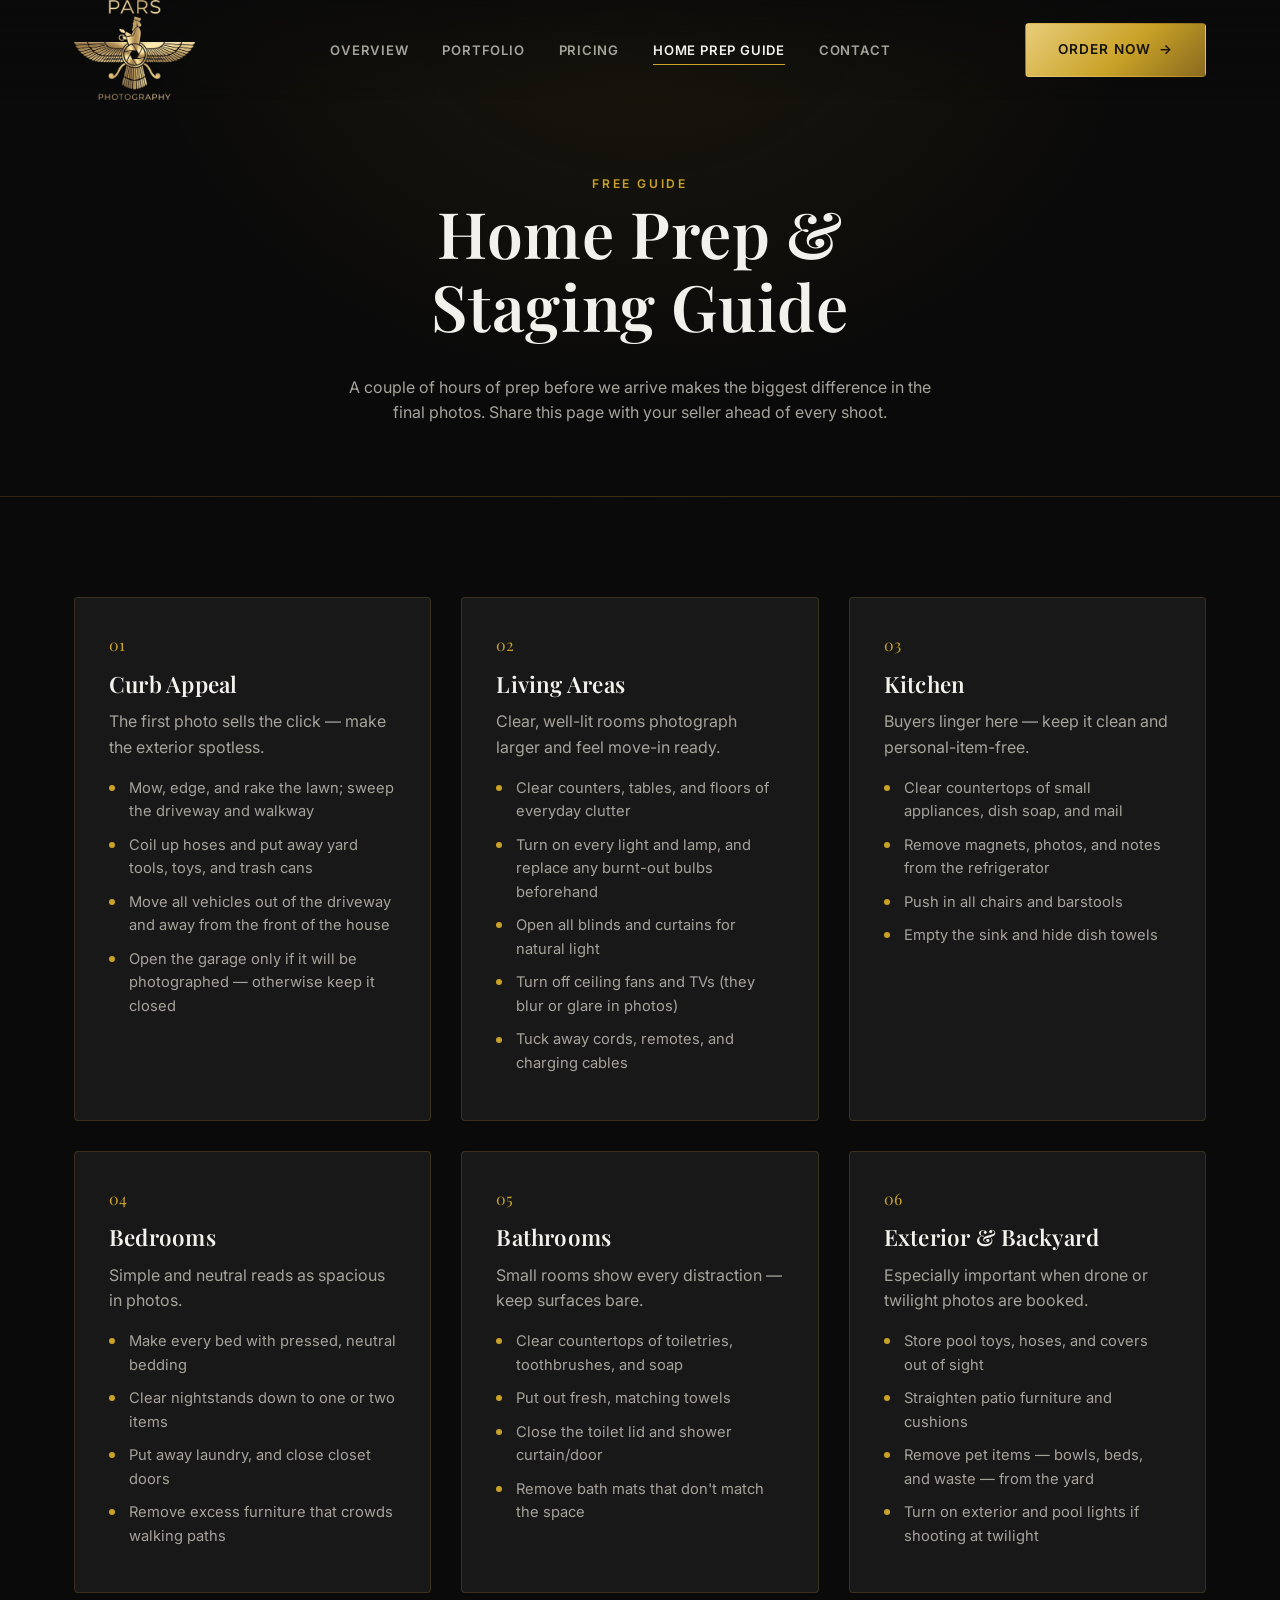
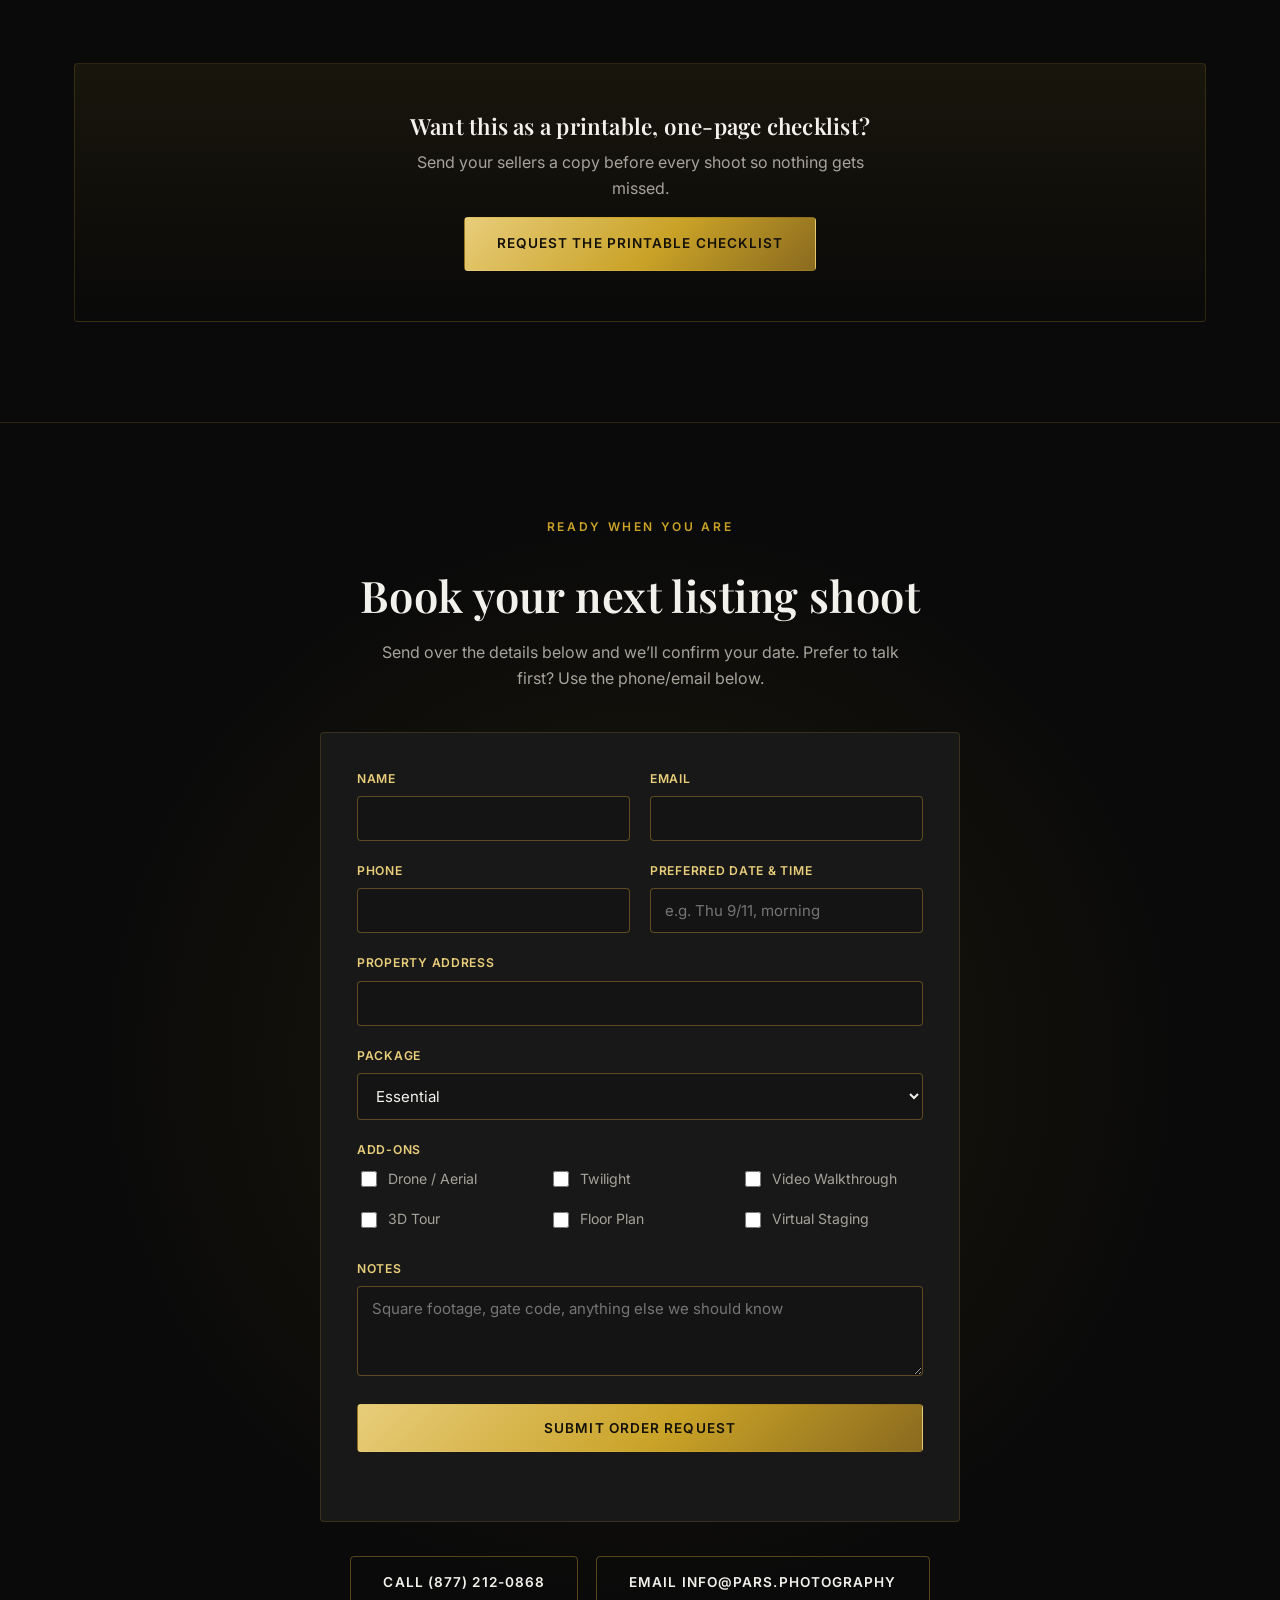
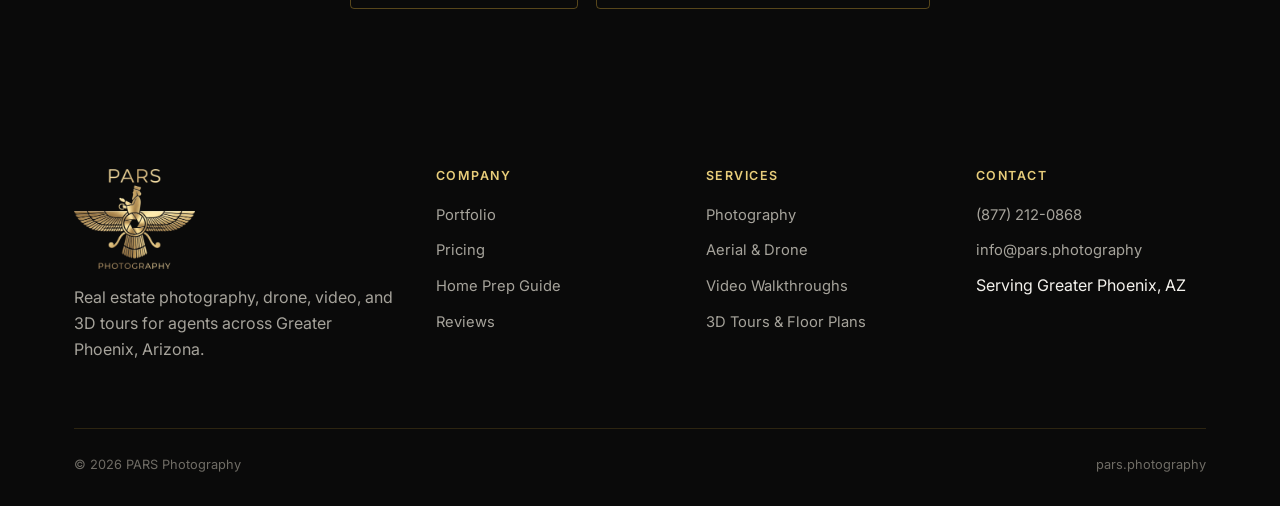
<file: home-prep.html>
<!doctype html>
<html lang="en">
<head>
<meta charset="utf-8">
<meta name="viewport" content="width=device-width, initial-scale=1">
<title>Home Prep &amp; Staging Guide | PARS Photography</title>
<meta name="description" content="A room-by-room checklist to prep a listing before a PARS Photography shoot &mdash; what to do to curb appeal, living areas, kitchens, bedrooms, bathrooms, and the exterior.">
<link rel="icon" type="image/png" href="assets/favicon.png">

<link rel="preconnect" href="https://fonts.googleapis.com">
<link rel="preconnect" href="https://fonts.gstatic.com" crossorigin>
<link href="https://fonts.googleapis.com/css2?family=Inter:wght@400;500;600;700&family=Playfair+Display:wght@500;600;700&display=swap" rel="stylesheet">
<link rel="stylesheet" href="assets/css/main.css">
</head>
<body>

<header class="site-header">
    <div class="container">
        <a href="index.html" class="brand">
            <img src="assets/images/logo.png" alt="PARS Photography">
        </a>
        <nav>
            <ul class="nav-links">
                <li><a href="real-estate.html">Overview</a></li>
                <li><a href="portfolio.html">Portfolio</a></li>
                <li><a href="pricing.html">Pricing</a></li>
                <li><a href="home-prep.html">Home Prep Guide</a></li>
                <li><a href="#book">Contact</a></li>
            </ul>
        </nav>
        <div class="nav-cta">
            <!-- TODO: once your Aryeo account is ready, point this at your Aryeo order-form URL -->
            <a href="#book" class="btn btn-gold"><span class="btn-label-full">Order&nbsp;Now</span><span aria-hidden="true">&rarr;</span></a>
            <button class="nav-toggle" aria-label="Toggle menu" aria-expanded="false">
                <svg width="20" height="20" viewBox="0 0 24 24" fill="none" stroke="currentColor" stroke-width="2"><path d="M3 6h18M3 12h18M3 18h18"/></svg>
            </button>
        </div>
    </div>
</header>

<main>

    <section class="page-hero">
        <div class="container section-head">
            <p class="eyebrow">Free Guide</p>
            <h1>Home Prep &amp; Staging Guide</h1>
            <p>A couple of hours of prep before we arrive makes the biggest difference in the final photos. Share this page with your seller ahead of every shoot.</p>
        </div>
    </section>

    <section class="section">
        <div class="container">
            <div class="prep-grid">

                <div class="prep-card">
                    <span class="num">01</span>
                    <h3>Curb Appeal</h3>
                    <p>The first photo sells the click &mdash; make the exterior spotless.</p>
                    <ul>
                        <li>Mow, edge, and rake the lawn; sweep the driveway and walkway</li>
                        <li>Coil up hoses and put away yard tools, toys, and trash cans</li>
                        <li>Move all vehicles out of the driveway and away from the front of the house</li>
                        <li>Open the garage only if it will be photographed &mdash; otherwise keep it closed</li>
                    </ul>
                </div>

                <div class="prep-card">
                    <span class="num">02</span>
                    <h3>Living Areas</h3>
                    <p>Clear, well-lit rooms photograph larger and feel move-in ready.</p>
                    <ul>
                        <li>Clear counters, tables, and floors of everyday clutter</li>
                        <li>Turn on every light and lamp, and replace any burnt-out bulbs beforehand</li>
                        <li>Open all blinds and curtains for natural light</li>
                        <li>Turn off ceiling fans and TVs (they blur or glare in photos)</li>
                        <li>Tuck away cords, remotes, and charging cables</li>
                    </ul>
                </div>

                <div class="prep-card">
                    <span class="num">03</span>
                    <h3>Kitchen</h3>
                    <p>Buyers linger here &mdash; keep it clean and personal-item-free.</p>
                    <ul>
                        <li>Clear countertops of small appliances, dish soap, and mail</li>
                        <li>Remove magnets, photos, and notes from the refrigerator</li>
                        <li>Push in all chairs and barstools</li>
                        <li>Empty the sink and hide dish towels</li>
                    </ul>
                </div>

                <div class="prep-card">
                    <span class="num">04</span>
                    <h3>Bedrooms</h3>
                    <p>Simple and neutral reads as spacious in photos.</p>
                    <ul>
                        <li>Make every bed with pressed, neutral bedding</li>
                        <li>Clear nightstands down to one or two items</li>
                        <li>Put away laundry, and close closet doors</li>
                        <li>Remove excess furniture that crowds walking paths</li>
                    </ul>
                </div>

                <div class="prep-card">
                    <span class="num">05</span>
                    <h3>Bathrooms</h3>
                    <p>Small rooms show every distraction &mdash; keep surfaces bare.</p>
                    <ul>
                        <li>Clear countertops of toiletries, toothbrushes, and soap</li>
                        <li>Put out fresh, matching towels</li>
                        <li>Close the toilet lid and shower curtain/door</li>
                        <li>Remove bath mats that don't match the space</li>
                    </ul>
                </div>

                <div class="prep-card">
                    <span class="num">06</span>
                    <h3>Exterior &amp; Backyard</h3>
                    <p>Especially important when drone or twilight photos are booked.</p>
                    <ul>
                        <li>Store pool toys, hoses, and covers out of sight</li>
                        <li>Straighten patio furniture and cushions</li>
                        <li>Remove pet items &mdash; bowls, beds, and waste &mdash; from the yard</li>
                        <li>Turn on exterior and pool lights if shooting at twilight</li>
                    </ul>
                </div>

            </div>

            <div class="prep-download">
                <h3>Want this as a printable, one-page checklist?</h3>
                <p>Send your sellers a copy before every shoot so nothing gets missed.</p>
                <!-- TODO: replace with a real mailto address, or link directly to a PDF once you have one hosted -->
                <a href="mailto:info@pars.photography?subject=Home%20Prep%20Checklist" class="btn btn-gold">Request the Printable Checklist</a>
            </div>
        </div>
    </section>

    <section class="cta-band" id="book">
        <div class="container">
            <p class="eyebrow">Ready When You Are</p>
            <h2>Book your next listing shoot</h2>
            <p>Send over the details below and we&rsquo;ll confirm your date. Prefer to talk first? Use the phone/email below.</p>

            <!-- TODO: swap this Web3Forms-powered form for an Aryeo order-form embed if/when you upgrade to Aryeo Pro -->
            <form class="order-form" novalidate>
                <input type="hidden" name="access_key" value="a080c8e5-f58e-45e9-a019-1223a6b12da9">
                <input type="hidden" name="subject" value="New Order Request &mdash; PARS Photography">
                <input type="hidden" name="from_name" value="PARS Photography Website">
                <input type="checkbox" name="botcheck" class="hp-field" tabindex="-1" autocomplete="off">

                <div class="form-row">
                    <div class="form-group">
                        <label for="of-name">Name</label>
                        <input type="text" id="of-name" name="name" required>
                    </div>
                    <div class="form-group">
                        <label for="of-email">Email</label>
                        <input type="email" id="of-email" name="email" required>
                    </div>
                </div>
                <div class="form-row">
                    <div class="form-group">
                        <label for="of-phone">Phone</label>
                        <input type="tel" id="of-phone" name="phone">
                    </div>
                    <div class="form-group">
                        <label for="of-date">Preferred Date &amp; Time</label>
                        <input type="text" id="of-date" name="preferred_date" placeholder="e.g. Thu 9/11, morning">
                    </div>
                </div>
                <div class="form-group">
                    <label for="of-address">Property Address</label>
                    <input type="text" id="of-address" name="property_address" required>
                </div>
                <div class="form-group">
                    <label for="of-package">Package</label>
                    <select id="of-package" name="package">
                        <option>Essential</option>
                        <option>Signature</option>
                        <option>Showcase</option>
                        <option>Not sure yet</option>
                    </select>
                </div>
                <div class="form-group">
                    <label>Add-Ons</label>
                    <div class="checkbox-grid">
                        <label><input type="checkbox" name="addons" value="Drone / Aerial"> Drone / Aerial</label>
                        <label><input type="checkbox" name="addons" value="Twilight"> Twilight</label>
                        <label><input type="checkbox" name="addons" value="Video Walkthrough"> Video Walkthrough</label>
                        <label><input type="checkbox" name="addons" value="3D Tour"> 3D Tour</label>
                        <label><input type="checkbox" name="addons" value="Floor Plan"> Floor Plan</label>
                        <label><input type="checkbox" name="addons" value="Virtual Staging"> Virtual Staging</label>
                    </div>
                </div>
                <div class="form-group">
                    <label for="of-notes">Notes</label>
                    <textarea id="of-notes" name="message" placeholder="Square footage, gate code, anything else we should know"></textarea>
                </div>

                <button type="submit" class="btn btn-gold btn-block">Submit Order Request</button>
                <p class="form-status" aria-live="polite"></p>
            </form>

            <div class="cta-actions" style="margin-top:34px;">
                <a href="tel:+18772120868" class="btn btn-outline">Call (877) 212-0868</a>
                <a href="mailto:info@pars.photography" class="btn btn-outline">Email info@pars.photography</a>
            </div>
        </div>
    </section>

</main>

<footer class="site-footer">
    <div class="container">
        <div class="footer-grid">
            <div class="footer-col">
                <div class="footer-brand">
                    <img src="assets/images/logo.png" alt="PARS Photography">
                </div>
                <p>Real estate photography, drone, video, and 3D tours for agents across Greater Phoenix, Arizona.</p>
            </div>
            <div class="footer-col">
                <h4>Company</h4>
                <ul>
                    <li><a href="portfolio.html">Portfolio</a></li>
                    <li><a href="pricing.html">Pricing</a></li>
                    <li><a href="home-prep.html">Home Prep Guide</a></li>
                    <li><a href="real-estate.html#testimonials">Reviews</a></li>
                </ul>
            </div>
            <div class="footer-col">
                <h4>Services</h4>
                <ul>
                    <li><a href="real-estate.html#services">Photography</a></li>
                    <li><a href="real-estate.html#services">Aerial &amp; Drone</a></li>
                    <li><a href="real-estate.html#services">Video Walkthroughs</a></li>
                    <li><a href="real-estate.html#services">3D Tours &amp; Floor Plans</a></li>
                </ul>
            </div>
            <div class="footer-col">
                <h4>Contact</h4>
                <ul>
                    <li><a href="tel:+18772120868">(877) 212-0868</a></li>
                    <li><a href="mailto:info@pars.photography">info@pars.photography</a></li>
                    <li>Serving Greater Phoenix, AZ</li>
                </ul>
            </div>
        </div>
        <div class="footer-bottom">
            <span>&copy; <span id="year"></span> PARS Photography</span>
            <span>pars.photography</span>
        </div>
    </div>
</footer>

<script>document.getElementById('year').textContent = new Date().getFullYear();</script>
<script src="assets/js/main.js"></script>
</body>
</html>
</file>
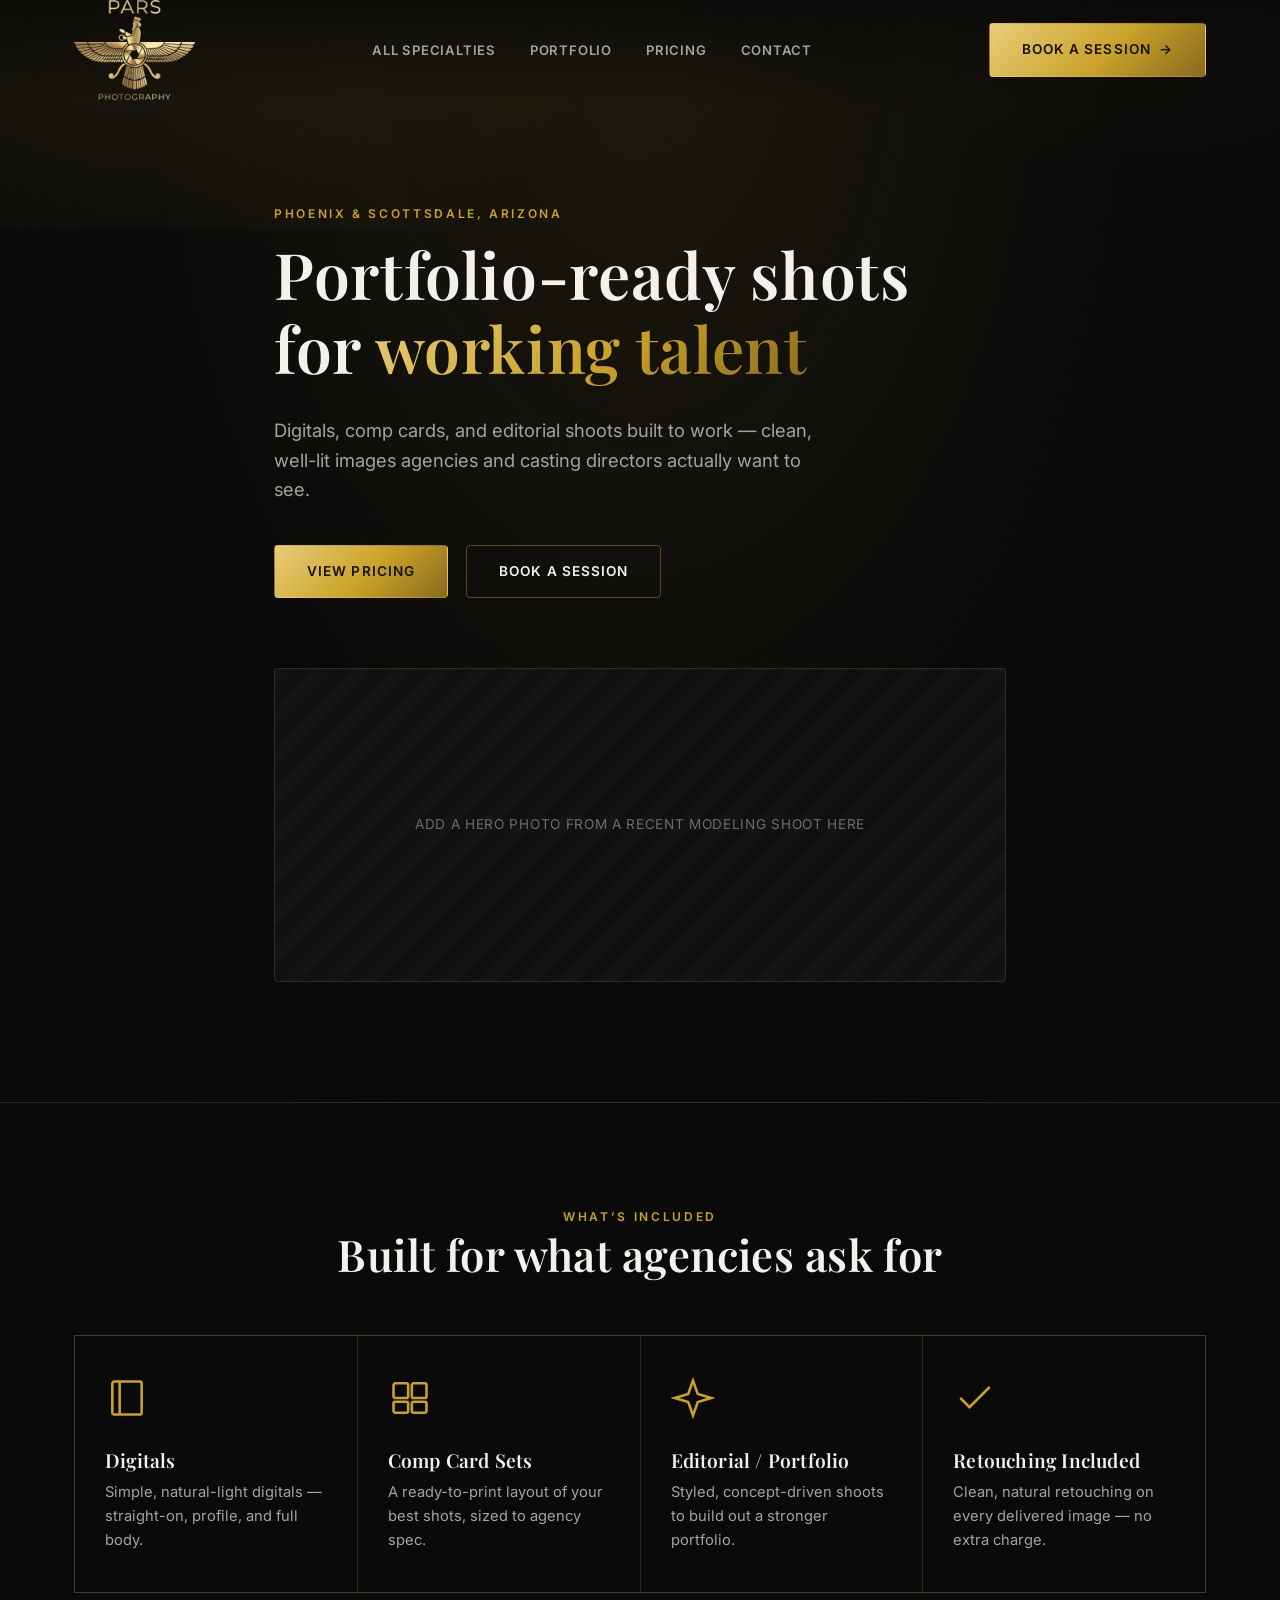
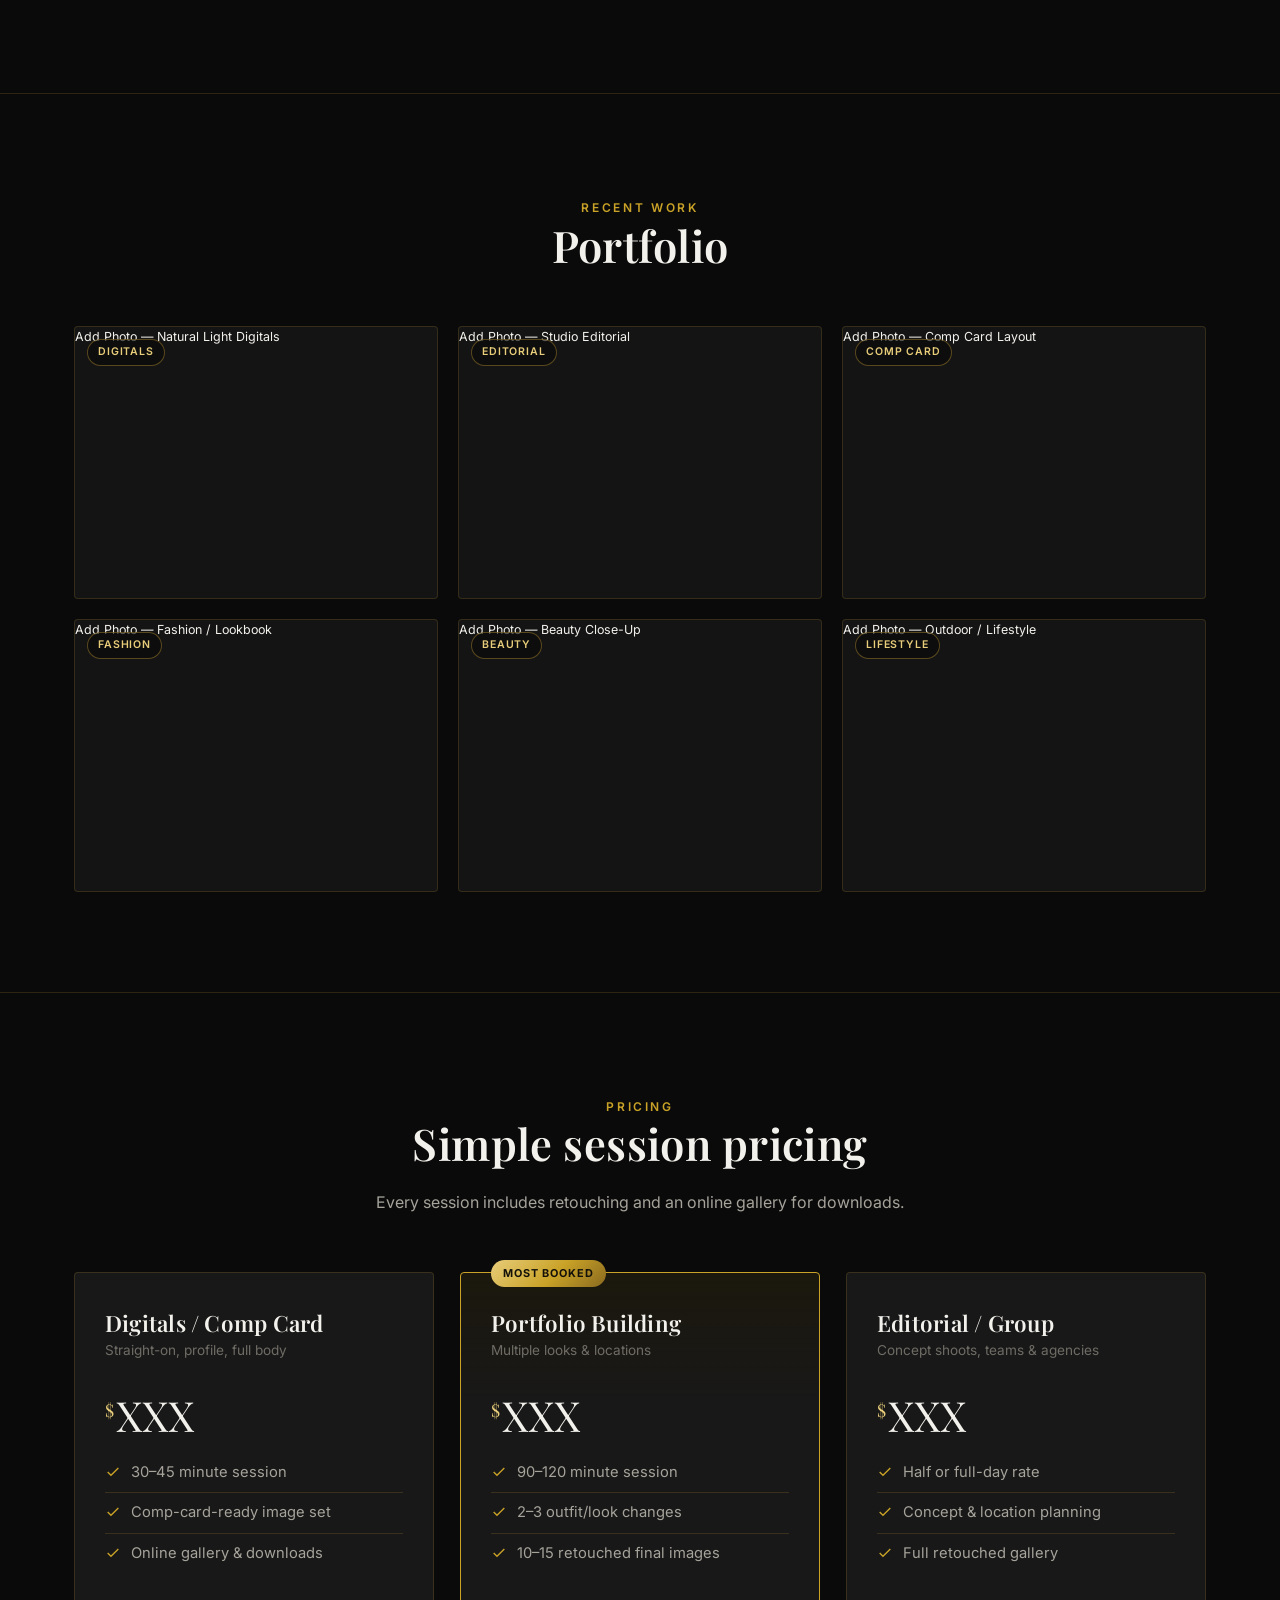
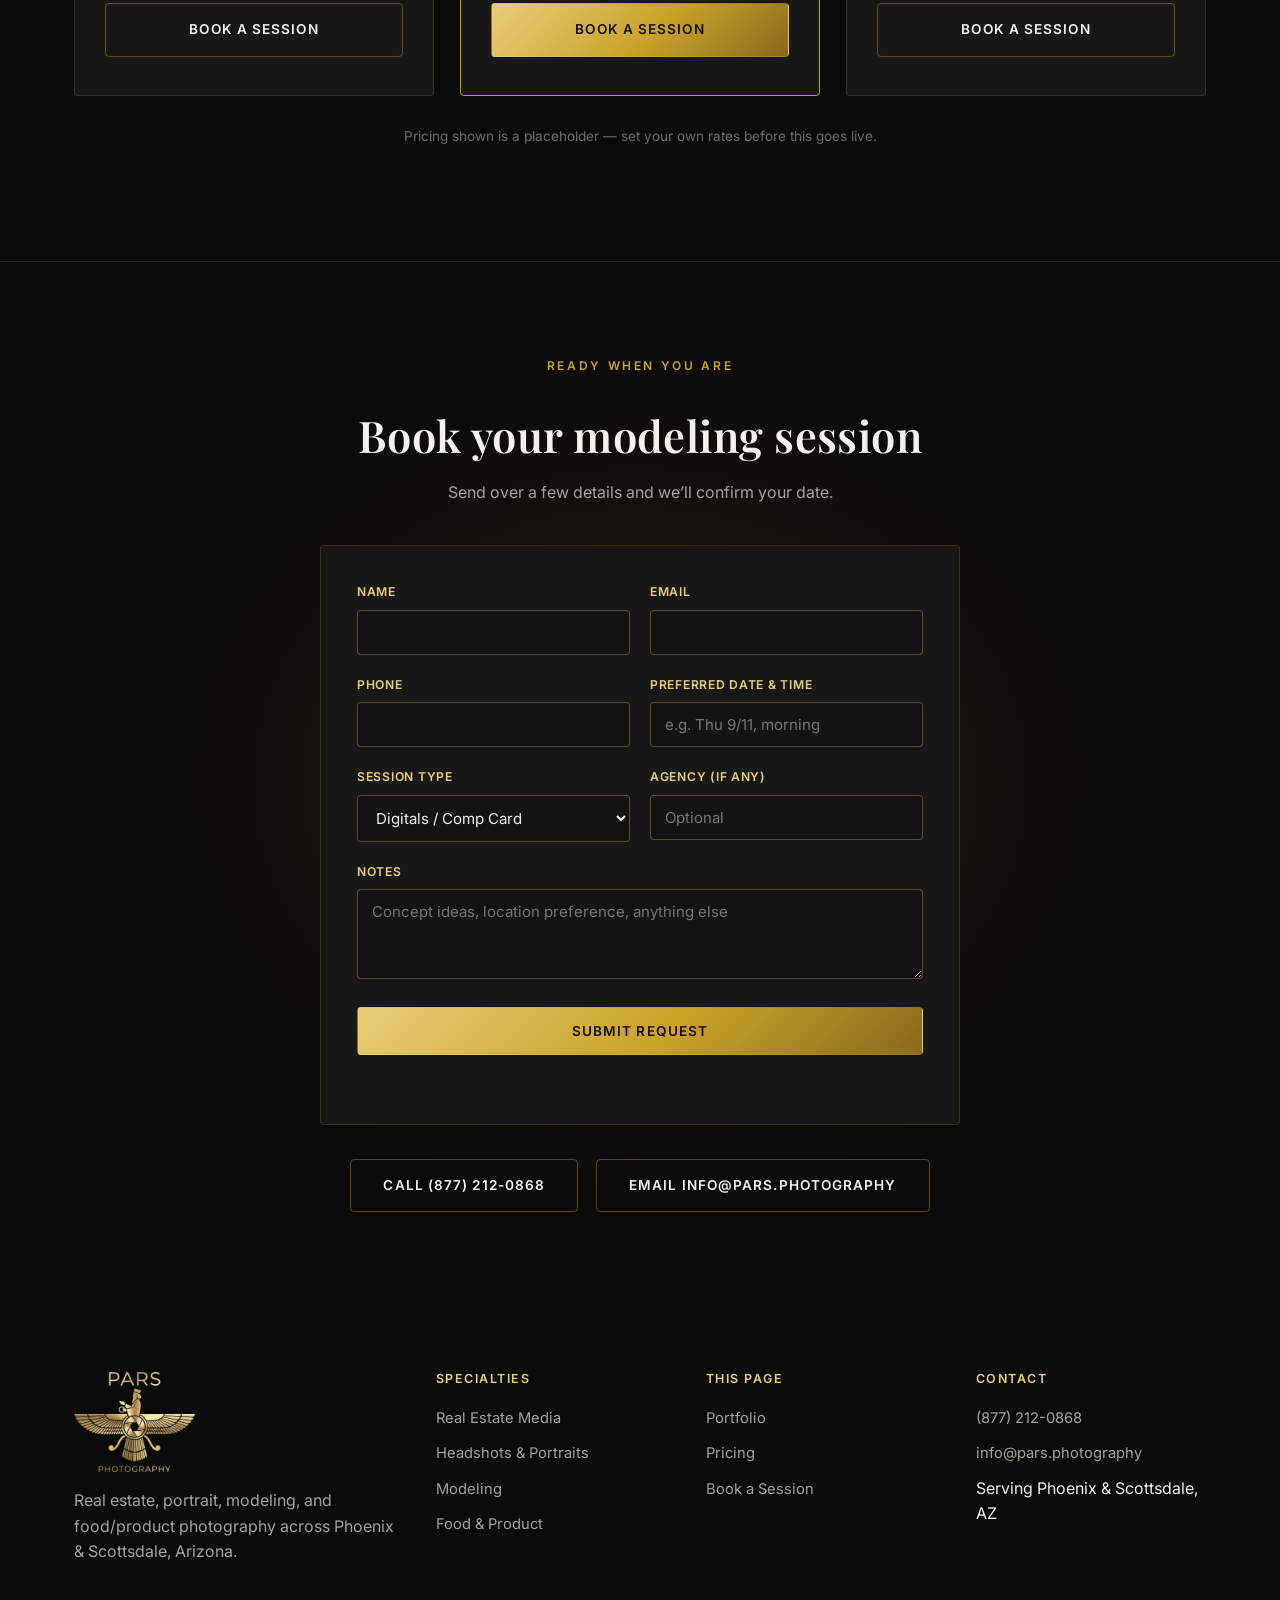
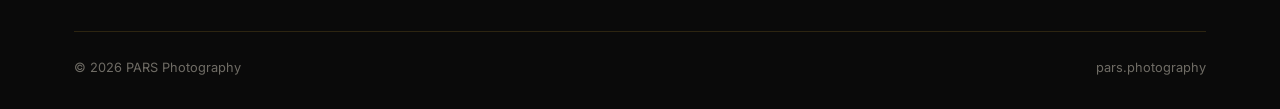
<file: modeling.html>
<!doctype html>
<html lang="en">
<head>
<meta charset="utf-8">
<meta name="viewport" content="width=device-width, initial-scale=1">
<title>Modeling Photography | PARS Photography</title>
<meta name="description" content="Digitals, comp cards, and editorial portfolio shoots for models and talent in Phoenix &amp; Scottsdale, Arizona.">
<link rel="icon" type="image/png" href="assets/favicon.png">

<link rel="preconnect" href="https://fonts.googleapis.com">
<link rel="preconnect" href="https://fonts.gstatic.com" crossorigin>
<link href="https://fonts.googleapis.com/css2?family=Inter:wght@400;500;600;700&family=Playfair+Display:wght@500;600;700&display=swap" rel="stylesheet">
<link rel="stylesheet" href="assets/css/main.css">
</head>
<body>

<header class="site-header">
    <div class="container">
        <a href="index.html" class="brand">
            <img src="assets/images/logo.png" alt="PARS Photography">
        </a>
        <nav>
            <ul class="nav-links">
                <li><a href="index.html">All Specialties</a></li>
                <li><a href="#portfolio">Portfolio</a></li>
                <li><a href="#pricing">Pricing</a></li>
                <li><a href="#book">Contact</a></li>
            </ul>
        </nav>
        <div class="nav-cta">
            <a href="#book" class="btn btn-gold"><span class="btn-label-full">Book&nbsp;a&nbsp;Session</span><span aria-hidden="true">&rarr;</span></a>
            <button class="nav-toggle" aria-label="Toggle menu" aria-expanded="false">
                <svg width="20" height="20" viewBox="0 0 24 24" fill="none" stroke="currentColor" stroke-width="2"><path d="M3 6h18M3 12h18M3 18h18"/></svg>
            </button>
        </div>
    </div>
</header>

<main>

    <section class="hero">
        <div class="container hero-inner">
            <p class="eyebrow">Phoenix &amp; Scottsdale, Arizona</p>
            <h1>Portfolio-ready shots<br>for <em>working talent</em></h1>
            <p class="lead">Digitals, comp cards, and editorial shoots built to work &mdash; clean, well-lit images agencies and casting directors actually want to see.</p>
            <div class="hero-actions">
                <a href="#pricing" class="btn btn-gold">View Pricing</a>
                <a href="#book" class="btn btn-outline">Book a Session</a>
            </div>
            <div class="hero-media">
                <div class="placeholder-fill">Add a hero photo from a recent modeling shoot here</div>
            </div>
        </div>
    </section>

    <section class="section" id="services">
        <div class="container">
            <div class="section-head">
                <p class="eyebrow">What&rsquo;s Included</p>
                <h2>Built for what agencies ask for</h2>
            </div>
            <div class="services-grid">
                <div class="service-card">
                    <svg class="icon" viewBox="0 0 24 24" fill="none" stroke="currentColor" stroke-width="1.4"><rect x="4" y="3" width="16" height="18" rx="1"/><path d="M8 3v18"/></svg>
                    <h3>Digitals</h3>
                    <p>Simple, natural-light digitals &mdash; straight-on, profile, and full body.</p>
                </div>
                <div class="service-card">
                    <svg class="icon" viewBox="0 0 24 24" fill="none" stroke="currentColor" stroke-width="1.4"><rect x="3" y="4" width="8" height="8" rx="1"/><rect x="13" y="4" width="8" height="8" rx="1"/><rect x="3" y="14" width="8" height="6" rx="1"/><rect x="13" y="14" width="8" height="6" rx="1"/></svg>
                    <h3>Comp Card Sets</h3>
                    <p>A ready-to-print layout of your best shots, sized to agency spec.</p>
                </div>
                <div class="service-card">
                    <svg class="icon" viewBox="0 0 24 24" fill="none" stroke="currentColor" stroke-width="1.4"><path d="M12 2.5l2.6 7.3L22 12l-7.4 2.2L12 21.5l-2.6-7.3L2 12l7.4-2.2z"/></svg>
                    <h3>Editorial / Portfolio</h3>
                    <p>Styled, concept-driven shoots to build out a stronger portfolio.</p>
                </div>
                <div class="service-card">
                    <svg class="icon" viewBox="0 0 24 24" fill="none" stroke="currentColor" stroke-width="1.4"><path d="M20 6L9 17l-5-5"/></svg>
                    <h3>Retouching Included</h3>
                    <p>Clean, natural retouching on every delivered image &mdash; no extra charge.</p>
                </div>
            </div>
        </div>
    </section>

    <section class="section" id="portfolio">
        <div class="container">
            <div class="section-head">
                <p class="eyebrow">Recent Work</p>
                <h2>Portfolio</h2>
            </div>
            <!-- TODO: replace each placeholder-fill div with a real <img src="..."> from a modeling shoot -->
            <div class="portfolio-grid">
                <div class="portfolio-item" data-caption="Natural Light Digitals"><span class="tag">Digitals</span><div class="placeholder-fill">Add Photo &mdash; Natural Light Digitals</div></div>
                <div class="portfolio-item" data-caption="Studio Editorial"><span class="tag">Editorial</span><div class="placeholder-fill">Add Photo &mdash; Studio Editorial</div></div>
                <div class="portfolio-item" data-caption="Comp Card Layout"><span class="tag">Comp Card</span><div class="placeholder-fill">Add Photo &mdash; Comp Card Layout</div></div>
                <div class="portfolio-item" data-caption="Fashion / Lookbook"><span class="tag">Fashion</span><div class="placeholder-fill">Add Photo &mdash; Fashion / Lookbook</div></div>
                <div class="portfolio-item" data-caption="Beauty Close-Up"><span class="tag">Beauty</span><div class="placeholder-fill">Add Photo &mdash; Beauty Close-Up</div></div>
                <div class="portfolio-item" data-caption="Outdoor / Lifestyle"><span class="tag">Lifestyle</span><div class="placeholder-fill">Add Photo &mdash; Outdoor / Lifestyle</div></div>
            </div>
        </div>
    </section>

    <section class="section" id="pricing">
        <div class="container">
            <div class="section-head">
                <p class="eyebrow">Pricing</p>
                <h2>Simple session pricing</h2>
                <p>Every session includes retouching and an online gallery for downloads.</p>
            </div>
            <div class="pricing-grid">
                <div class="price-card">
                    <h3>Digitals / Comp Card</h3>
                    <p class="price-tagline">Straight-on, profile, full body</p>
                    <p class="price"><sup>$</sup>XXX</p>
                    <ul class="features">
                        <li><svg viewBox="0 0 24 24" fill="none" stroke="currentColor" stroke-width="2"><path d="M20 6L9 17l-5-5"/></svg>30&ndash;45 minute session</li>
                        <li><svg viewBox="0 0 24 24" fill="none" stroke="currentColor" stroke-width="2"><path d="M20 6L9 17l-5-5"/></svg>Comp-card-ready image set</li>
                        <li><svg viewBox="0 0 24 24" fill="none" stroke="currentColor" stroke-width="2"><path d="M20 6L9 17l-5-5"/></svg>Online gallery &amp; downloads</li>
                    </ul>
                    <a href="#book" class="btn btn-outline btn-block">Book a Session</a>
                </div>
                <div class="price-card is-featured">
                    <span class="badge">Most Booked</span>
                    <h3>Portfolio Building</h3>
                    <p class="price-tagline">Multiple looks &amp; locations</p>
                    <p class="price"><sup>$</sup>XXX</p>
                    <ul class="features">
                        <li><svg viewBox="0 0 24 24" fill="none" stroke="currentColor" stroke-width="2"><path d="M20 6L9 17l-5-5"/></svg>90&ndash;120 minute session</li>
                        <li><svg viewBox="0 0 24 24" fill="none" stroke="currentColor" stroke-width="2"><path d="M20 6L9 17l-5-5"/></svg>2&ndash;3 outfit/look changes</li>
                        <li><svg viewBox="0 0 24 24" fill="none" stroke="currentColor" stroke-width="2"><path d="M20 6L9 17l-5-5"/></svg>10&ndash;15 retouched final images</li>
                    </ul>
                    <a href="#book" class="btn btn-gold btn-block">Book a Session</a>
                </div>
                <div class="price-card">
                    <h3>Editorial / Group</h3>
                    <p class="price-tagline">Concept shoots, teams &amp; agencies</p>
                    <p class="price"><sup>$</sup>XXX</p>
                    <ul class="features">
                        <li><svg viewBox="0 0 24 24" fill="none" stroke="currentColor" stroke-width="2"><path d="M20 6L9 17l-5-5"/></svg>Half or full-day rate</li>
                        <li><svg viewBox="0 0 24 24" fill="none" stroke="currentColor" stroke-width="2"><path d="M20 6L9 17l-5-5"/></svg>Concept &amp; location planning</li>
                        <li><svg viewBox="0 0 24 24" fill="none" stroke="currentColor" stroke-width="2"><path d="M20 6L9 17l-5-5"/></svg>Full retouched gallery</li>
                    </ul>
                    <a href="#book" class="btn btn-outline btn-block">Book a Session</a>
                </div>
            </div>
            <p class="pricing-note">Pricing shown is a placeholder &mdash; set your own rates before this goes live.</p>
        </div>
    </section>

    <section class="cta-band" id="book">
        <div class="container">
            <p class="eyebrow">Ready When You Are</p>
            <h2>Book your modeling session</h2>
            <p>Send over a few details and we&rsquo;ll confirm your date.</p>

            <form class="order-form" novalidate>
                <input type="hidden" name="access_key" value="a080c8e5-f58e-45e9-a019-1223a6b12da9">
                <input type="hidden" name="subject" value="New Modeling Inquiry &mdash; PARS Photography">
                <input type="hidden" name="from_name" value="PARS Photography Website">
                <input type="hidden" name="shoot_type" value="Modeling">
                <input type="checkbox" name="botcheck" class="hp-field" tabindex="-1" autocomplete="off">

                <div class="form-row">
                    <div class="form-group">
                        <label for="of-name">Name</label>
                        <input type="text" id="of-name" name="name" required>
                    </div>
                    <div class="form-group">
                        <label for="of-email">Email</label>
                        <input type="email" id="of-email" name="email" required>
                    </div>
                </div>
                <div class="form-row">
                    <div class="form-group">
                        <label for="of-phone">Phone</label>
                        <input type="tel" id="of-phone" name="phone">
                    </div>
                    <div class="form-group">
                        <label for="of-date">Preferred Date &amp; Time</label>
                        <input type="text" id="of-date" name="preferred_date" placeholder="e.g. Thu 9/11, morning">
                    </div>
                </div>
                <div class="form-row">
                    <div class="form-group">
                        <label for="of-session">Session Type</label>
                        <select id="of-session" name="session_type">
                            <option>Digitals / Comp Card</option>
                            <option>Portfolio Building</option>
                            <option>Editorial / Group</option>
                            <option>Not sure yet</option>
                        </select>
                    </div>
                    <div class="form-group">
                        <label for="of-agency">Agency (if any)</label>
                        <input type="text" id="of-agency" name="agency" placeholder="Optional">
                    </div>
                </div>
                <div class="form-group">
                    <label for="of-notes">Notes</label>
                    <textarea id="of-notes" name="message" placeholder="Concept ideas, location preference, anything else"></textarea>
                </div>

                <button type="submit" class="btn btn-gold btn-block">Submit Request</button>
                <p class="form-status" aria-live="polite"></p>
            </form>

            <div class="cta-actions" style="margin-top:34px;">
                <a href="tel:+18772120868" class="btn btn-outline">Call (877) 212-0868</a>
                <a href="mailto:info@pars.photography" class="btn btn-outline">Email info@pars.photography</a>
            </div>
        </div>
    </section>

</main>

<div class="lightbox">
    <div class="lightbox-inner"></div>
</div>

<footer class="site-footer">
    <div class="container">
        <div class="footer-grid">
            <div class="footer-col">
                <div class="footer-brand">
                    <img src="assets/images/logo.png" alt="PARS Photography">
                </div>
                <p>Real estate, portrait, modeling, and food/product photography across Phoenix &amp; Scottsdale, Arizona.</p>
            </div>
            <div class="footer-col">
                <h4>Specialties</h4>
                <ul>
                    <li><a href="real-estate.html">Real Estate Media</a></li>
                    <li><a href="headshots.html">Headshots &amp; Portraits</a></li>
                    <li><a href="modeling.html">Modeling</a></li>
                    <li><a href="food-product.html">Food &amp; Product</a></li>
                </ul>
            </div>
            <div class="footer-col">
                <h4>This Page</h4>
                <ul>
                    <li><a href="#portfolio">Portfolio</a></li>
                    <li><a href="#pricing">Pricing</a></li>
                    <li><a href="#book">Book a Session</a></li>
                </ul>
            </div>
            <div class="footer-col">
                <h4>Contact</h4>
                <ul>
                    <li><a href="tel:+18772120868">(877) 212-0868</a></li>
                    <li><a href="mailto:info@pars.photography">info@pars.photography</a></li>
                    <li>Serving Phoenix &amp; Scottsdale, AZ</li>
                </ul>
            </div>
        </div>
        <div class="footer-bottom">
            <span>&copy; <span id="year"></span> PARS Photography</span>
            <span>pars.photography</span>
        </div>
    </div>
</footer>

<script>document.getElementById('year').textContent = new Date().getFullYear();</script>
<script src="assets/js/main.js"></script>
</body>
</html>
</file>
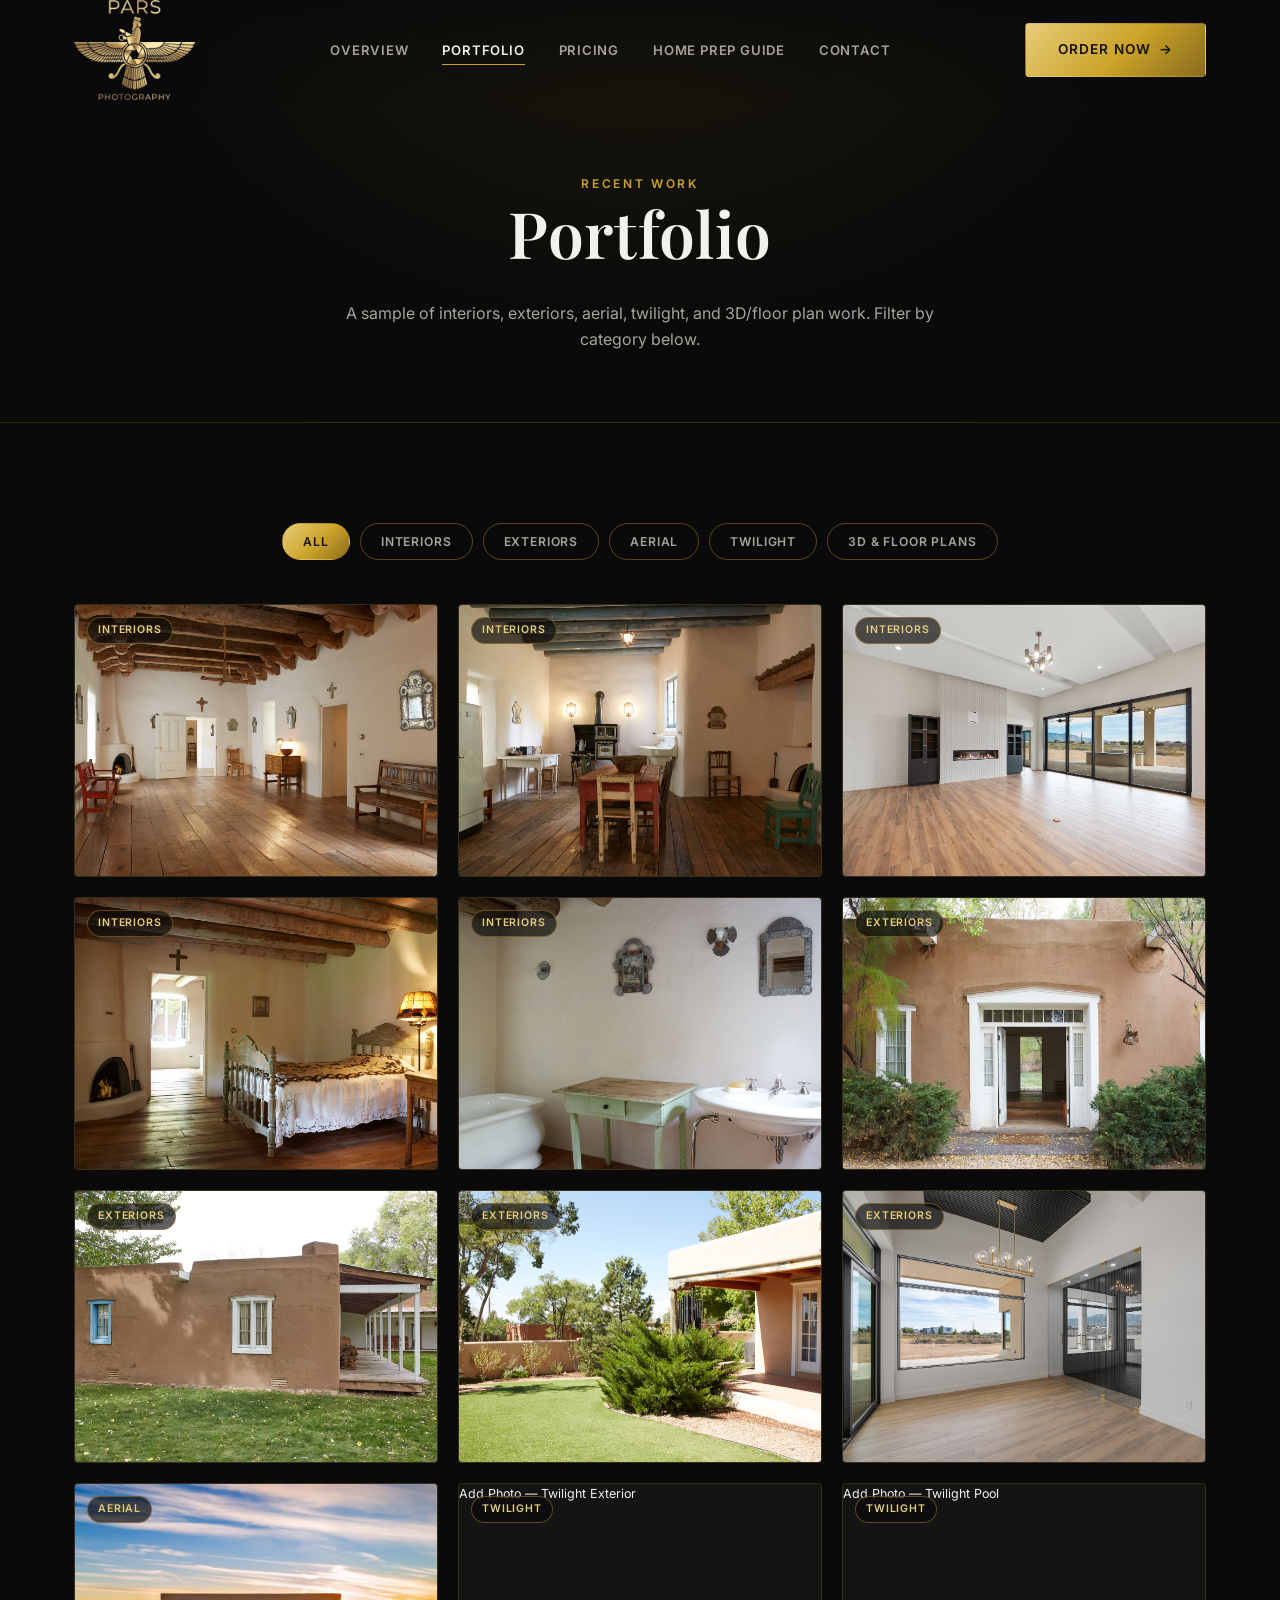
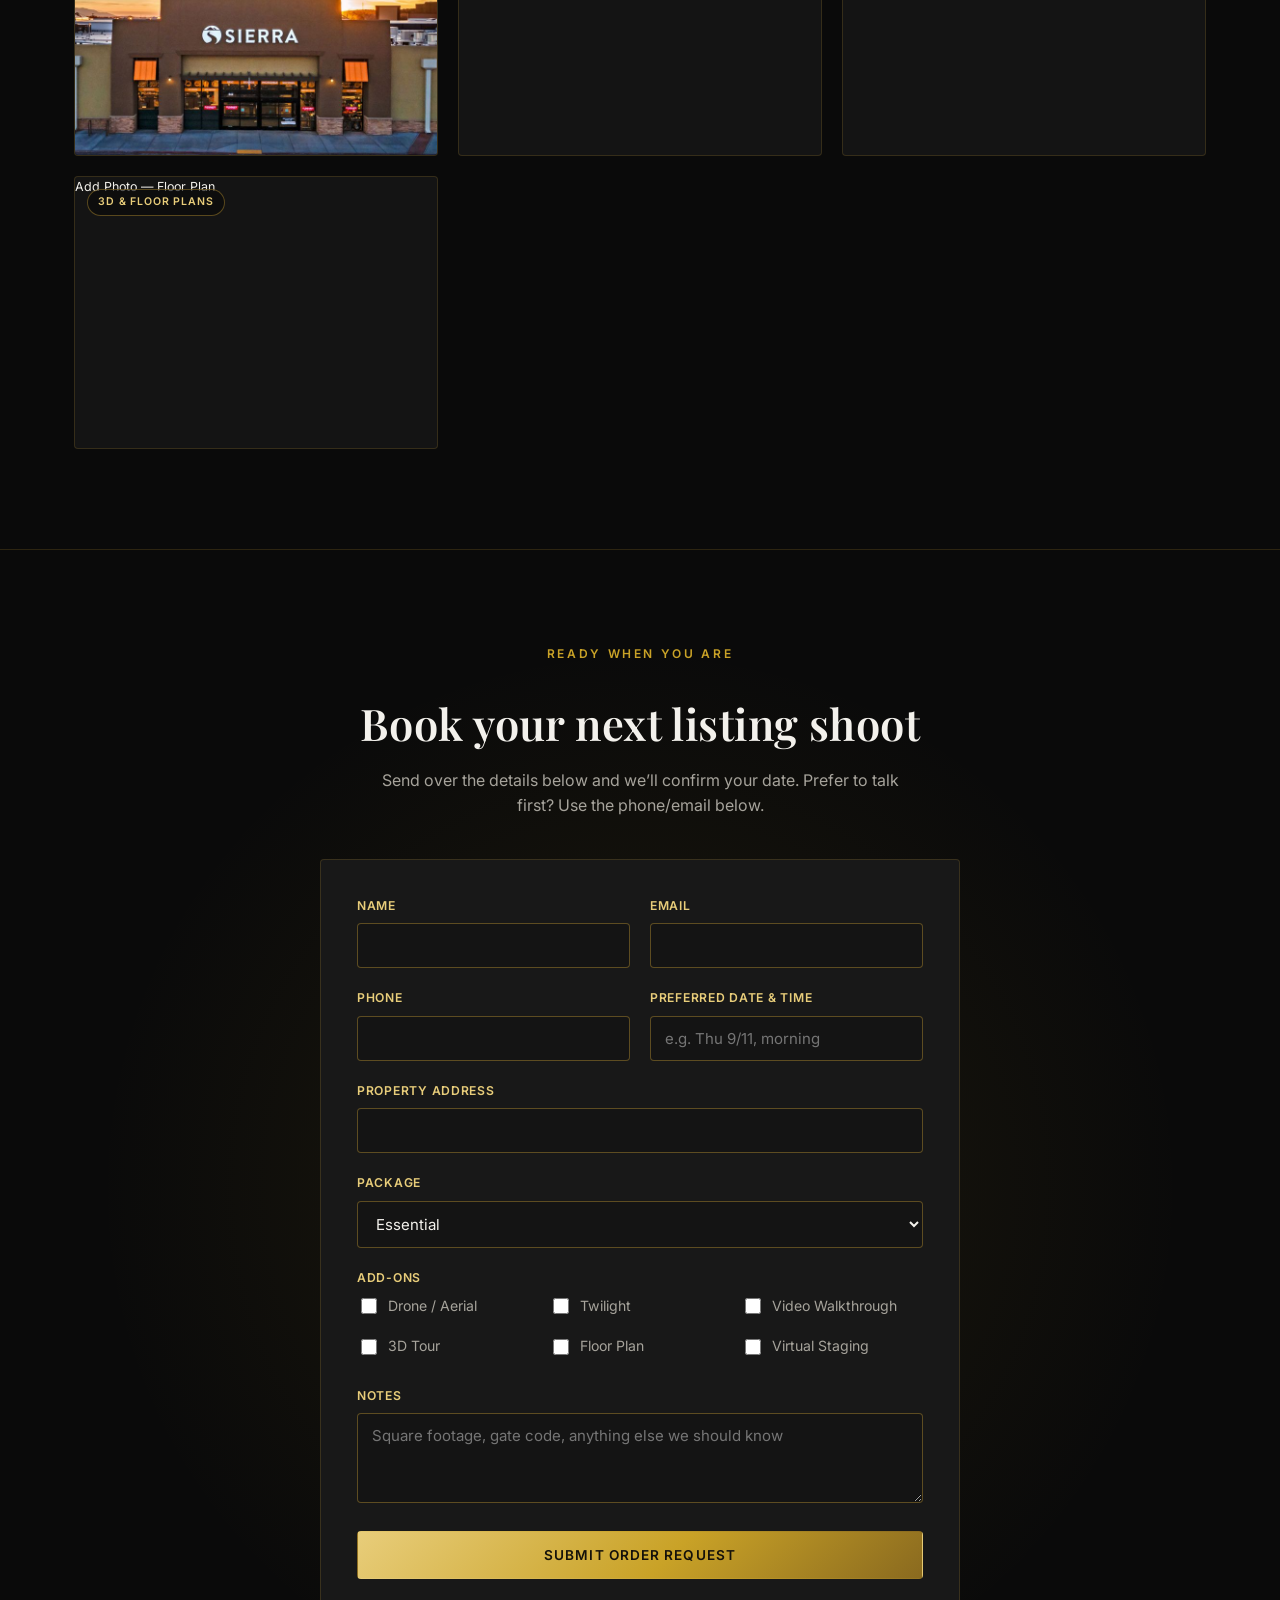
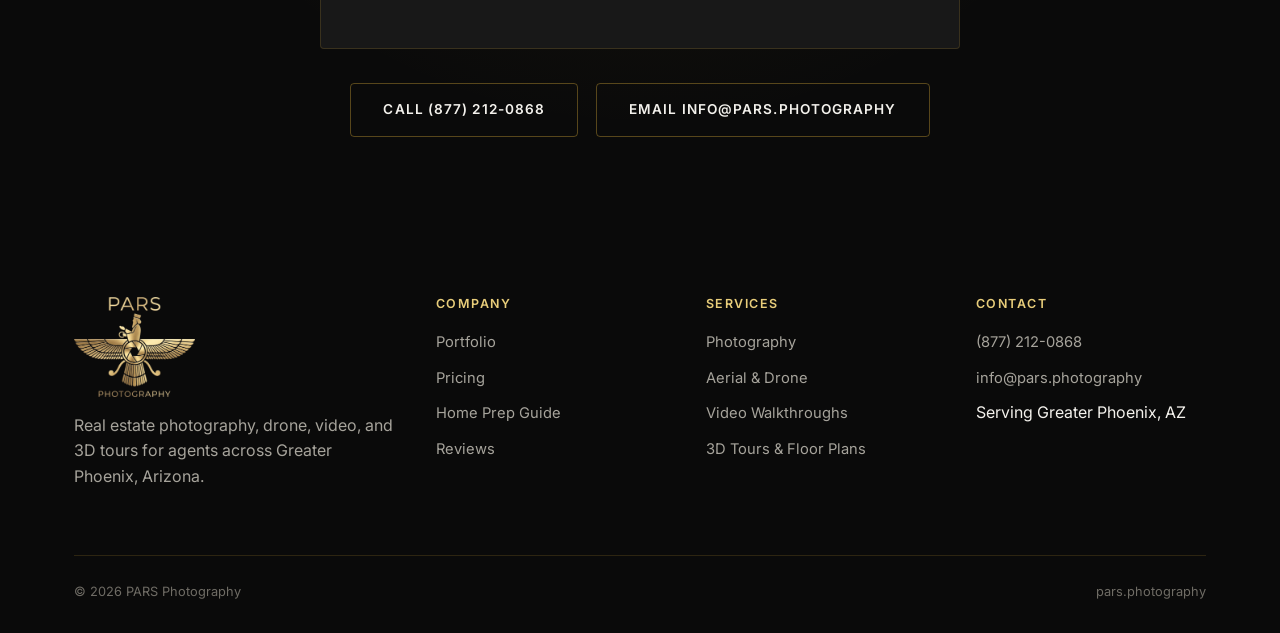
<file: portfolio.html>
<!doctype html>
<html lang="en">
<head>
<meta charset="utf-8">
<meta name="viewport" content="width=device-width, initial-scale=1">
<title>Portfolio | PARS Photography</title>
<meta name="description" content="A look at recent real estate photography, aerial, twilight, and 3D tour work by PARS Photography.">
<link rel="icon" type="image/png" href="assets/favicon.png">

<link rel="preconnect" href="https://fonts.googleapis.com">
<link rel="preconnect" href="https://fonts.gstatic.com" crossorigin>
<link href="https://fonts.googleapis.com/css2?family=Inter:wght@400;500;600;700&family=Playfair+Display:wght@500;600;700&display=swap" rel="stylesheet">
<link rel="stylesheet" href="assets/css/main.css">
</head>
<body>

<header class="site-header">
    <div class="container">
        <a href="index.html" class="brand">
            <img src="assets/images/logo.png" alt="PARS Photography">
        </a>
        <nav>
            <ul class="nav-links">
                <li><a href="real-estate.html">Overview</a></li>
                <li><a href="portfolio.html">Portfolio</a></li>
                <li><a href="pricing.html">Pricing</a></li>
                <li><a href="home-prep.html">Home Prep Guide</a></li>
                <li><a href="#book">Contact</a></li>
            </ul>
        </nav>
        <div class="nav-cta">
            <!-- TODO: once your Aryeo account is ready, point this at your Aryeo order-form URL -->
            <a href="#book" class="btn btn-gold"><span class="btn-label-full">Order&nbsp;Now</span><span aria-hidden="true">&rarr;</span></a>
            <button class="nav-toggle" aria-label="Toggle menu" aria-expanded="false">
                <svg width="20" height="20" viewBox="0 0 24 24" fill="none" stroke="currentColor" stroke-width="2"><path d="M3 6h18M3 12h18M3 18h18"/></svg>
            </button>
        </div>
    </div>
</header>

<main>

    <section class="page-hero">
        <div class="container section-head">
            <p class="eyebrow">Recent Work</p>
            <h1>Portfolio</h1>
            <p>A sample of interiors, exteriors, aerial, twilight, and 3D/floor plan work. Filter by category below.</p>
        </div>
    </section>

    <section class="section">
        <div class="container">

            <div class="portfolio-filters">
                <button class="filter-btn is-active" data-filter="all">All</button>
                <button class="filter-btn" data-filter="interiors">Interiors</button>
                <button class="filter-btn" data-filter="exteriors">Exteriors</button>
                <button class="filter-btn" data-filter="aerial">Aerial</button>
                <button class="filter-btn" data-filter="twilight">Twilight</button>
                <button class="filter-btn" data-filter="3d">3D &amp; Floor Plans</button>
            </div>

            <!--
                TODO: replace each placeholder-fill div below with a real <img src="..." alt="...">
                once you have Santa Fe/Albuquerque or Phoenix/Scottsdale photos to drop in.
                Keep the data-category + data-caption attributes so filtering and the lightbox
                keep working with no other changes.
            -->
            <div class="portfolio-grid">
                <div class="portfolio-item" data-category="interiors" data-caption="Living Room &mdash; Santa Fe, NM">
                    <span class="tag">Interiors</span>
                    <img src="assets/images/portfolio/interior-living-room-1.jpg" alt="Historic adobe living room, Santa Fe" loading="lazy">
                </div>
                <div class="portfolio-item" data-category="interiors" data-caption="Kitchen &mdash; Santa Fe, NM">
                    <span class="tag">Interiors</span>
                    <img src="assets/images/portfolio/interior-kitchen-1.jpg" alt="Kitchen, Santa Fe listing" loading="lazy">
                </div>
                <div class="portfolio-item" data-category="interiors" data-caption="Kitchen &amp; Dining">
                    <span class="tag">Interiors</span>
                    <img src="assets/images/portfolio/interior-kitchen-2.jpg" alt="Kitchen and dining area" loading="lazy">
                </div>
                <div class="portfolio-item" data-category="interiors" data-caption="Bedroom &mdash; Santa Fe, NM">
                    <span class="tag">Interiors</span>
                    <img src="assets/images/portfolio/interior-bedroom-1.jpg" alt="Bedroom, Santa Fe listing" loading="lazy">
                </div>
                <div class="portfolio-item" data-category="interiors" data-caption="Bathroom &mdash; Santa Fe, NM">
                    <span class="tag">Interiors</span>
                    <img src="assets/images/portfolio/interior-bathroom-1.jpg" alt="Bathroom, Santa Fe listing" loading="lazy">
                </div>
                <div class="portfolio-item" data-category="exteriors" data-caption="Entrance &mdash; Santa Fe, NM">
                    <span class="tag">Exteriors</span>
                    <img src="assets/images/portfolio/exterior-entrance-1.jpg" alt="Entrance, Santa Fe listing" loading="lazy">
                </div>
                <div class="portfolio-item" data-category="exteriors" data-caption="Courtyard &amp; Exterior">
                    <span class="tag">Exteriors</span>
                    <img src="assets/images/portfolio/exterior-side-1.jpg" alt="Courtyard exterior, Santa Fe listing" loading="lazy">
                </div>
                <div class="portfolio-item" data-category="exteriors" data-caption="Exterior &mdash; Santa Fe, NM">
                    <span class="tag">Exteriors</span>
                    <img src="assets/images/portfolio/exterior-front-1.jpg" alt="Exterior, Santa Fe listing" loading="lazy">
                </div>
                <div class="portfolio-item" data-category="exteriors" data-caption="Property Exterior">
                    <span class="tag">Exteriors</span>
                    <img src="assets/images/portfolio/exterior-property-1.jpg" alt="Property exterior" loading="lazy">
                </div>
                <div class="portfolio-item" data-category="aerial" data-caption="Aerial / Drone">
                    <span class="tag">Aerial</span>
                    <img src="assets/images/portfolio/aerial-drone-1.jpg" alt="Aerial drone photo of a commercial property at dusk" loading="lazy">
                </div>
                <div class="portfolio-item" data-category="twilight" data-caption="Twilight Exterior">
                    <span class="tag">Twilight</span>
                    <div class="placeholder-fill">Add Photo &mdash; Twilight Exterior</div>
                </div>
                <div class="portfolio-item" data-category="twilight" data-caption="Twilight Pool">
                    <span class="tag">Twilight</span>
                    <div class="placeholder-fill">Add Photo &mdash; Twilight Pool</div>
                </div>
                <div class="portfolio-item" data-category="3d" data-caption="Floor Plan">
                    <span class="tag">3D &amp; Floor Plans</span>
                    <div class="placeholder-fill">Add Photo &mdash; Floor Plan</div>
                </div>
            </div>

        </div>
    </section>

    <section class="cta-band" id="book">
        <div class="container">
            <p class="eyebrow">Ready When You Are</p>
            <h2>Book your next listing shoot</h2>
            <p>Send over the details below and we&rsquo;ll confirm your date. Prefer to talk first? Use the phone/email below.</p>

            <!-- TODO: swap this Web3Forms-powered form for an Aryeo order-form embed if/when you upgrade to Aryeo Pro -->
            <form class="order-form" novalidate>
                <input type="hidden" name="access_key" value="a080c8e5-f58e-45e9-a019-1223a6b12da9">
                <input type="hidden" name="subject" value="New Order Request &mdash; PARS Photography">
                <input type="hidden" name="from_name" value="PARS Photography Website">
                <input type="checkbox" name="botcheck" class="hp-field" tabindex="-1" autocomplete="off">

                <div class="form-row">
                    <div class="form-group">
                        <label for="of-name">Name</label>
                        <input type="text" id="of-name" name="name" required>
                    </div>
                    <div class="form-group">
                        <label for="of-email">Email</label>
                        <input type="email" id="of-email" name="email" required>
                    </div>
                </div>
                <div class="form-row">
                    <div class="form-group">
                        <label for="of-phone">Phone</label>
                        <input type="tel" id="of-phone" name="phone">
                    </div>
                    <div class="form-group">
                        <label for="of-date">Preferred Date &amp; Time</label>
                        <input type="text" id="of-date" name="preferred_date" placeholder="e.g. Thu 9/11, morning">
                    </div>
                </div>
                <div class="form-group">
                    <label for="of-address">Property Address</label>
                    <input type="text" id="of-address" name="property_address" required>
                </div>
                <div class="form-group">
                    <label for="of-package">Package</label>
                    <select id="of-package" name="package">
                        <option>Essential</option>
                        <option>Signature</option>
                        <option>Showcase</option>
                        <option>Not sure yet</option>
                    </select>
                </div>
                <div class="form-group">
                    <label>Add-Ons</label>
                    <div class="checkbox-grid">
                        <label><input type="checkbox" name="addons" value="Drone / Aerial"> Drone / Aerial</label>
                        <label><input type="checkbox" name="addons" value="Twilight"> Twilight</label>
                        <label><input type="checkbox" name="addons" value="Video Walkthrough"> Video Walkthrough</label>
                        <label><input type="checkbox" name="addons" value="3D Tour"> 3D Tour</label>
                        <label><input type="checkbox" name="addons" value="Floor Plan"> Floor Plan</label>
                        <label><input type="checkbox" name="addons" value="Virtual Staging"> Virtual Staging</label>
                    </div>
                </div>
                <div class="form-group">
                    <label for="of-notes">Notes</label>
                    <textarea id="of-notes" name="message" placeholder="Square footage, gate code, anything else we should know"></textarea>
                </div>

                <button type="submit" class="btn btn-gold btn-block">Submit Order Request</button>
                <p class="form-status" aria-live="polite"></p>
            </form>

            <div class="cta-actions" style="margin-top:34px;">
                <a href="tel:+18772120868" class="btn btn-outline">Call (877) 212-0868</a>
                <a href="mailto:info@pars.photography" class="btn btn-outline">Email info@pars.photography</a>
            </div>
        </div>
    </section>

</main>

<div class="lightbox">
    <div class="lightbox-inner"></div>
</div>

<footer class="site-footer">
    <div class="container">
        <div class="footer-grid">
            <div class="footer-col">
                <div class="footer-brand">
                    <img src="assets/images/logo.png" alt="PARS Photography">
                </div>
                <p>Real estate photography, drone, video, and 3D tours for agents across Greater Phoenix, Arizona.</p>
            </div>
            <div class="footer-col">
                <h4>Company</h4>
                <ul>
                    <li><a href="portfolio.html">Portfolio</a></li>
                    <li><a href="pricing.html">Pricing</a></li>
                    <li><a href="home-prep.html">Home Prep Guide</a></li>
                    <li><a href="real-estate.html#testimonials">Reviews</a></li>
                </ul>
            </div>
            <div class="footer-col">
                <h4>Services</h4>
                <ul>
                    <li><a href="real-estate.html#services">Photography</a></li>
                    <li><a href="real-estate.html#services">Aerial &amp; Drone</a></li>
                    <li><a href="real-estate.html#services">Video Walkthroughs</a></li>
                    <li><a href="real-estate.html#services">3D Tours &amp; Floor Plans</a></li>
                </ul>
            </div>
            <div class="footer-col">
                <h4>Contact</h4>
                <ul>
                    <li><a href="tel:+18772120868">(877) 212-0868</a></li>
                    <li><a href="mailto:info@pars.photography">info@pars.photography</a></li>
                    <li>Serving Greater Phoenix, AZ</li>
                </ul>
            </div>
        </div>
        <div class="footer-bottom">
            <span>&copy; <span id="year"></span> PARS Photography</span>
            <span>pars.photography</span>
        </div>
    </div>
</footer>

<script>document.getElementById('year').textContent = new Date().getFullYear();</script>
<script src="assets/js/main.js"></script>
</body>
</html>
</file>
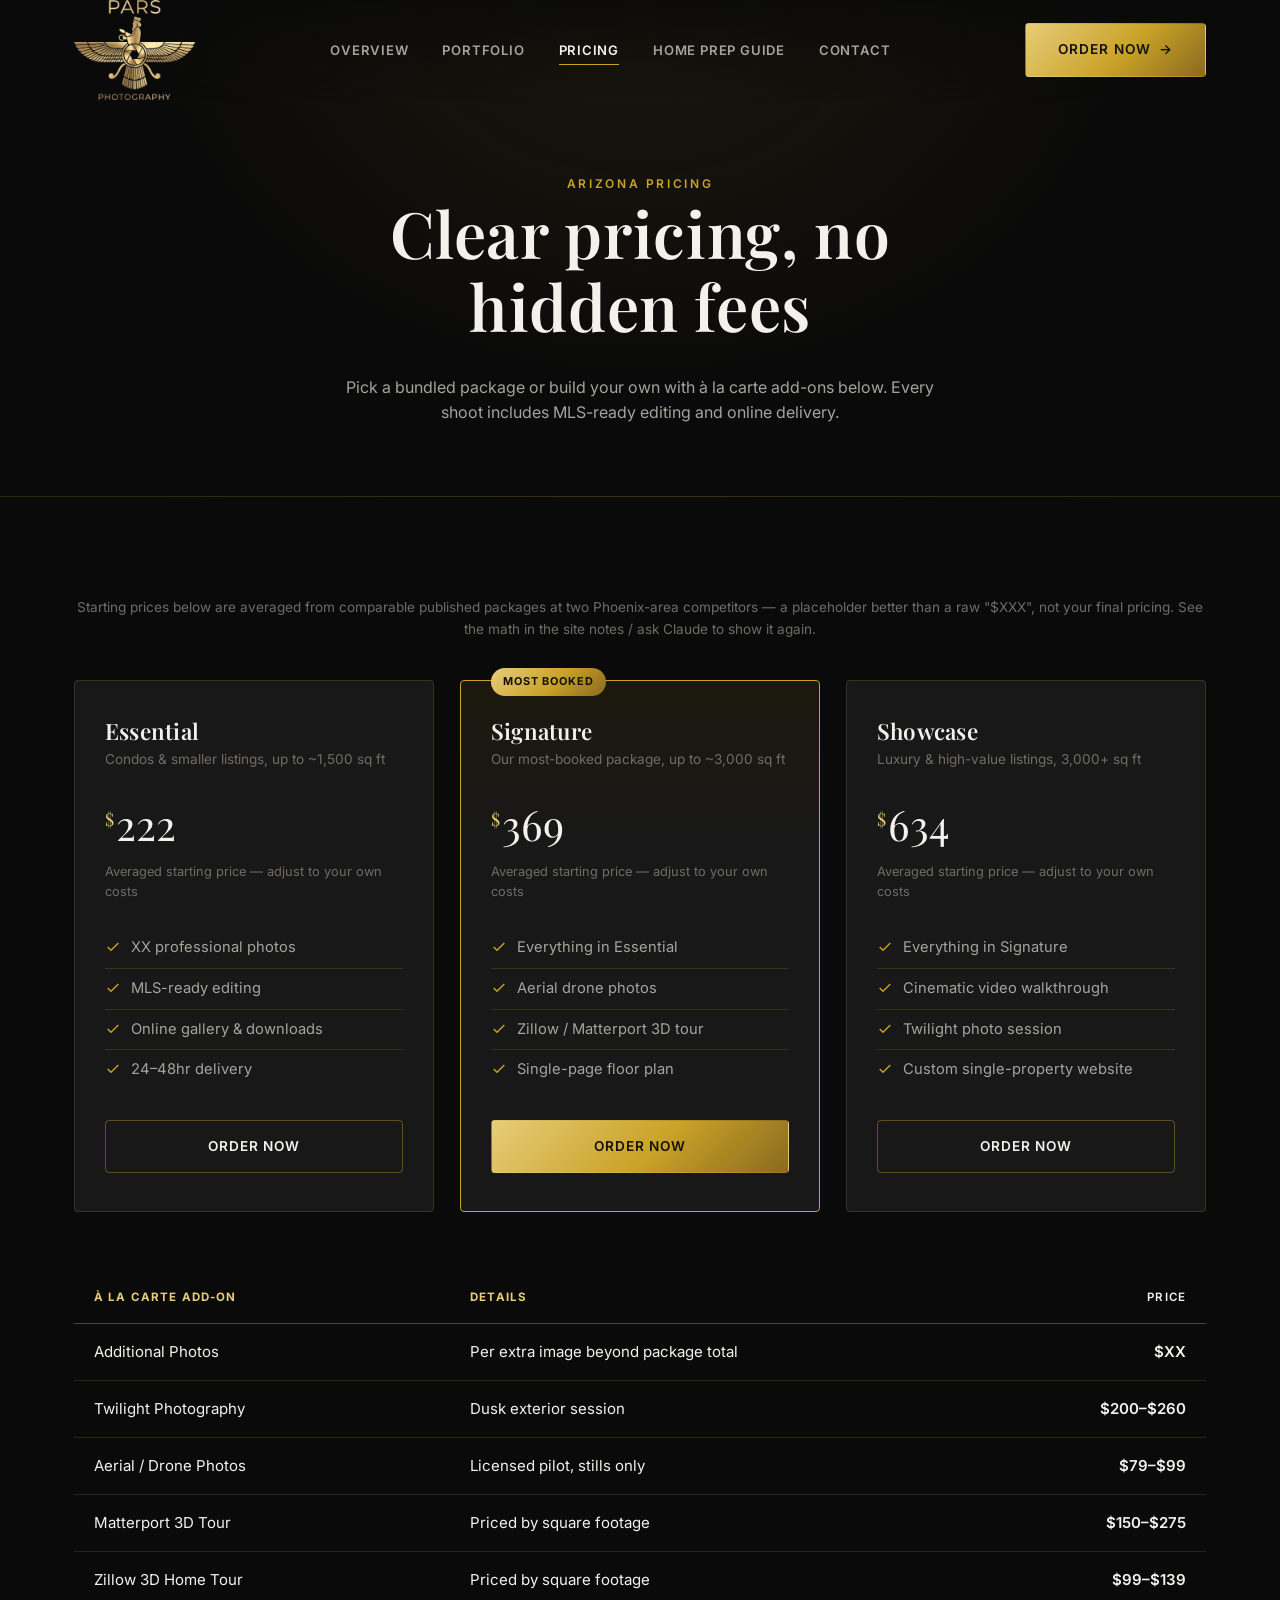
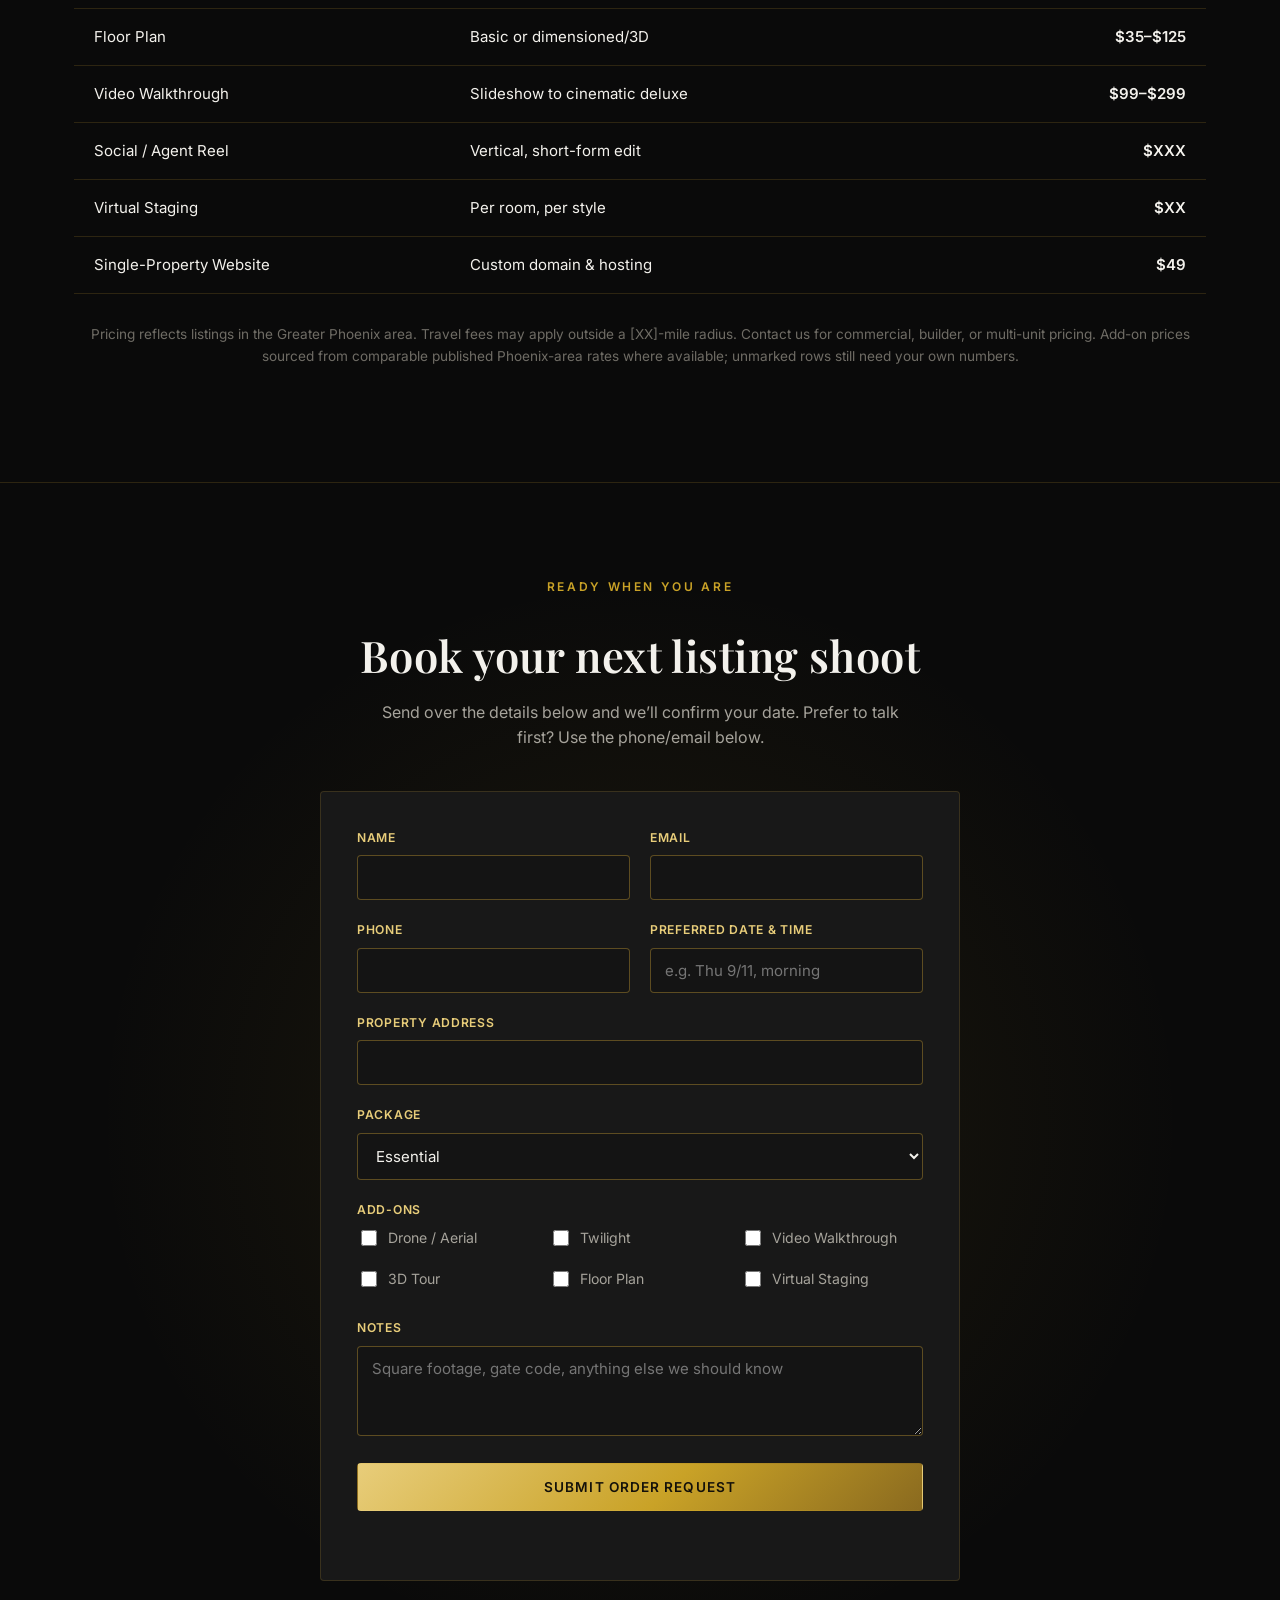
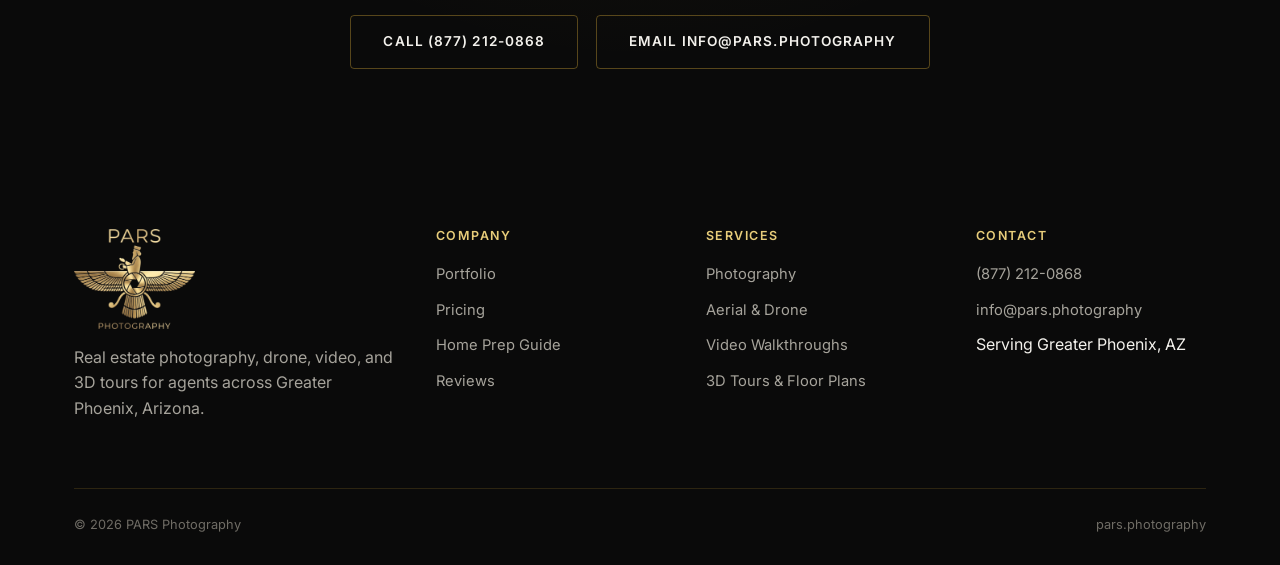
<file: pricing.html>
<!doctype html>
<html lang="en">
<head>
<meta charset="utf-8">
<meta name="viewport" content="width=device-width, initial-scale=1">
<title>Pricing | PARS Photography</title>
<meta name="description" content="Transparent real estate photography, drone, video, and 3D tour pricing for the Phoenix, Arizona area.">
<link rel="icon" type="image/png" href="assets/favicon.png">

<link rel="preconnect" href="https://fonts.googleapis.com">
<link rel="preconnect" href="https://fonts.gstatic.com" crossorigin>
<link href="https://fonts.googleapis.com/css2?family=Inter:wght@400;500;600;700&family=Playfair+Display:wght@500;600;700&display=swap" rel="stylesheet">
<link rel="stylesheet" href="assets/css/main.css">
</head>
<body>

<header class="site-header">
    <div class="container">
        <a href="index.html" class="brand">
            <img src="assets/images/logo.png" alt="PARS Photography">
        </a>
        <nav>
            <ul class="nav-links">
                <li><a href="real-estate.html">Overview</a></li>
                <li><a href="portfolio.html">Portfolio</a></li>
                <li><a href="pricing.html">Pricing</a></li>
                <li><a href="home-prep.html">Home Prep Guide</a></li>
                <li><a href="#book">Contact</a></li>
            </ul>
        </nav>
        <div class="nav-cta">
            <!-- TODO: once your Aryeo account is ready, point this at your Aryeo order-form URL -->
            <a href="#book" class="btn btn-gold"><span class="btn-label-full">Order&nbsp;Now</span><span aria-hidden="true">&rarr;</span></a>
            <button class="nav-toggle" aria-label="Toggle menu" aria-expanded="false">
                <svg width="20" height="20" viewBox="0 0 24 24" fill="none" stroke="currentColor" stroke-width="2"><path d="M3 6h18M3 12h18M3 18h18"/></svg>
            </button>
        </div>
    </div>
</header>

<main>

    <section class="page-hero">
        <div class="container section-head">
            <p class="eyebrow">Arizona Pricing</p>
            <h1>Clear pricing, no hidden fees</h1>
            <p>Pick a bundled package or build your own with à la carte add-ons below. Every shoot includes MLS-ready editing and online delivery.</p>
        </div>
    </section>

    <section class="section" id="packages">
        <div class="container">
            <p class="pricing-note" style="margin-top:0; margin-bottom:40px;">Starting prices below are averaged from comparable published packages at two Phoenix-area competitors &mdash; a placeholder better than a raw "$XXX", not your final pricing. See the math in the site notes / ask Claude to show it again.</p>
            <div class="pricing-grid">
                <div class="price-card">
                    <h3>Essential</h3>
                    <p class="price-tagline">Condos &amp; smaller listings, up to ~1,500 sq ft</p>
                    <p class="price"><sup>$</sup>222</p>
                    <p class="price-value">Averaged starting price &mdash; adjust to your own costs</p>
                    <ul class="features">
                        <li><svg viewBox="0 0 24 24" fill="none" stroke="currentColor" stroke-width="2"><path d="M20 6L9 17l-5-5"/></svg>XX professional photos</li>
                        <li><svg viewBox="0 0 24 24" fill="none" stroke="currentColor" stroke-width="2"><path d="M20 6L9 17l-5-5"/></svg>MLS-ready editing</li>
                        <li><svg viewBox="0 0 24 24" fill="none" stroke="currentColor" stroke-width="2"><path d="M20 6L9 17l-5-5"/></svg>Online gallery &amp; downloads</li>
                        <li><svg viewBox="0 0 24 24" fill="none" stroke="currentColor" stroke-width="2"><path d="M20 6L9 17l-5-5"/></svg>24&ndash;48hr delivery</li>
                    </ul>
                    <a href="#book" class="btn btn-outline btn-block">Order Now</a>
                </div>

                <div class="price-card is-featured">
                    <span class="badge">Most Booked</span>
                    <h3>Signature</h3>
                    <p class="price-tagline">Our most-booked package, up to ~3,000 sq ft</p>
                    <p class="price"><sup>$</sup>369</p>
                    <p class="price-value">Averaged starting price &mdash; adjust to your own costs</p>
                    <ul class="features">
                        <li><svg viewBox="0 0 24 24" fill="none" stroke="currentColor" stroke-width="2"><path d="M20 6L9 17l-5-5"/></svg>Everything in Essential</li>
                        <li><svg viewBox="0 0 24 24" fill="none" stroke="currentColor" stroke-width="2"><path d="M20 6L9 17l-5-5"/></svg>Aerial drone photos</li>
                        <li><svg viewBox="0 0 24 24" fill="none" stroke="currentColor" stroke-width="2"><path d="M20 6L9 17l-5-5"/></svg>Zillow / Matterport 3D tour</li>
                        <li><svg viewBox="0 0 24 24" fill="none" stroke="currentColor" stroke-width="2"><path d="M20 6L9 17l-5-5"/></svg>Single-page floor plan</li>
                    </ul>
                    <a href="#book" class="btn btn-gold btn-block">Order Now</a>
                </div>

                <div class="price-card">
                    <h3>Showcase</h3>
                    <p class="price-tagline">Luxury &amp; high-value listings, 3,000+ sq ft</p>
                    <p class="price"><sup>$</sup>634</p>
                    <p class="price-value">Averaged starting price &mdash; adjust to your own costs</p>
                    <ul class="features">
                        <li><svg viewBox="0 0 24 24" fill="none" stroke="currentColor" stroke-width="2"><path d="M20 6L9 17l-5-5"/></svg>Everything in Signature</li>
                        <li><svg viewBox="0 0 24 24" fill="none" stroke="currentColor" stroke-width="2"><path d="M20 6L9 17l-5-5"/></svg>Cinematic video walkthrough</li>
                        <li><svg viewBox="0 0 24 24" fill="none" stroke="currentColor" stroke-width="2"><path d="M20 6L9 17l-5-5"/></svg>Twilight photo session</li>
                        <li><svg viewBox="0 0 24 24" fill="none" stroke="currentColor" stroke-width="2"><path d="M20 6L9 17l-5-5"/></svg>Custom single-property website</li>
                    </ul>
                    <a href="#book" class="btn btn-outline btn-block">Order Now</a>
                </div>
            </div>

            <div class="addons-table-wrap">
                <table class="addons">
                    <thead>
                        <tr><th>À La Carte Add-On</th><th>Details</th><th>Price</th></tr>
                    </thead>
                    <tbody>
                        <tr><td>Additional Photos</td><td>Per extra image beyond package total</td><td>$XX</td></tr>
                        <tr><td>Twilight Photography</td><td>Dusk exterior session</td><td>$200&ndash;$260</td></tr>
                        <tr><td>Aerial / Drone Photos</td><td>Licensed pilot, stills only</td><td>$79&ndash;$99</td></tr>
                        <tr><td>Matterport 3D Tour</td><td>Priced by square footage</td><td>$150&ndash;$275</td></tr>
                        <tr><td>Zillow 3D Home Tour</td><td>Priced by square footage</td><td>$99&ndash;$139</td></tr>
                        <tr><td>Floor Plan</td><td>Basic or dimensioned/3D</td><td>$35&ndash;$125</td></tr>
                        <tr><td>Video Walkthrough</td><td>Slideshow to cinematic deluxe</td><td>$99&ndash;$299</td></tr>
                        <tr><td>Social / Agent Reel</td><td>Vertical, short-form edit</td><td>$XXX</td></tr>
                        <tr><td>Virtual Staging</td><td>Per room, per style</td><td>$XX</td></tr>
                        <tr><td>Single-Property Website</td><td>Custom domain &amp; hosting</td><td>$49</td></tr>
                    </tbody>
                </table>
            </div>

            <p class="pricing-note">Pricing reflects listings in the Greater Phoenix area. Travel fees may apply outside a [XX]-mile radius. Contact us for commercial, builder, or multi-unit pricing. Add-on prices sourced from comparable published Phoenix-area rates where available; unmarked rows still need your own numbers.</p>
        </div>
    </section>

    <section class="cta-band" id="book">
        <div class="container">
            <p class="eyebrow">Ready When You Are</p>
            <h2>Book your next listing shoot</h2>
            <p>Send over the details below and we&rsquo;ll confirm your date. Prefer to talk first? Use the phone/email below.</p>

            <!-- TODO: swap this Web3Forms-powered form for an Aryeo order-form embed if/when you upgrade to Aryeo Pro -->
            <form class="order-form" novalidate>
                <input type="hidden" name="access_key" value="a080c8e5-f58e-45e9-a019-1223a6b12da9">
                <input type="hidden" name="subject" value="New Order Request &mdash; PARS Photography">
                <input type="hidden" name="from_name" value="PARS Photography Website">
                <input type="checkbox" name="botcheck" class="hp-field" tabindex="-1" autocomplete="off">

                <div class="form-row">
                    <div class="form-group">
                        <label for="of-name">Name</label>
                        <input type="text" id="of-name" name="name" required>
                    </div>
                    <div class="form-group">
                        <label for="of-email">Email</label>
                        <input type="email" id="of-email" name="email" required>
                    </div>
                </div>
                <div class="form-row">
                    <div class="form-group">
                        <label for="of-phone">Phone</label>
                        <input type="tel" id="of-phone" name="phone">
                    </div>
                    <div class="form-group">
                        <label for="of-date">Preferred Date &amp; Time</label>
                        <input type="text" id="of-date" name="preferred_date" placeholder="e.g. Thu 9/11, morning">
                    </div>
                </div>
                <div class="form-group">
                    <label for="of-address">Property Address</label>
                    <input type="text" id="of-address" name="property_address" required>
                </div>
                <div class="form-group">
                    <label for="of-package">Package</label>
                    <select id="of-package" name="package">
                        <option>Essential</option>
                        <option>Signature</option>
                        <option>Showcase</option>
                        <option>Not sure yet</option>
                    </select>
                </div>
                <div class="form-group">
                    <label>Add-Ons</label>
                    <div class="checkbox-grid">
                        <label><input type="checkbox" name="addons" value="Drone / Aerial"> Drone / Aerial</label>
                        <label><input type="checkbox" name="addons" value="Twilight"> Twilight</label>
                        <label><input type="checkbox" name="addons" value="Video Walkthrough"> Video Walkthrough</label>
                        <label><input type="checkbox" name="addons" value="3D Tour"> 3D Tour</label>
                        <label><input type="checkbox" name="addons" value="Floor Plan"> Floor Plan</label>
                        <label><input type="checkbox" name="addons" value="Virtual Staging"> Virtual Staging</label>
                    </div>
                </div>
                <div class="form-group">
                    <label for="of-notes">Notes</label>
                    <textarea id="of-notes" name="message" placeholder="Square footage, gate code, anything else we should know"></textarea>
                </div>

                <button type="submit" class="btn btn-gold btn-block">Submit Order Request</button>
                <p class="form-status" aria-live="polite"></p>
            </form>

            <div class="cta-actions" style="margin-top:34px;">
                <a href="tel:+18772120868" class="btn btn-outline">Call (877) 212-0868</a>
                <a href="mailto:info@pars.photography" class="btn btn-outline">Email info@pars.photography</a>
            </div>
        </div>
    </section>

</main>

<footer class="site-footer">
    <div class="container">
        <div class="footer-grid">
            <div class="footer-col">
                <div class="footer-brand">
                    <img src="assets/images/logo.png" alt="PARS Photography">
                </div>
                <p>Real estate photography, drone, video, and 3D tours for agents across Greater Phoenix, Arizona.</p>
            </div>
            <div class="footer-col">
                <h4>Company</h4>
                <ul>
                    <li><a href="portfolio.html">Portfolio</a></li>
                    <li><a href="pricing.html">Pricing</a></li>
                    <li><a href="home-prep.html">Home Prep Guide</a></li>
                    <li><a href="real-estate.html#testimonials">Reviews</a></li>
                </ul>
            </div>
            <div class="footer-col">
                <h4>Services</h4>
                <ul>
                    <li><a href="real-estate.html#services">Photography</a></li>
                    <li><a href="real-estate.html#services">Aerial &amp; Drone</a></li>
                    <li><a href="real-estate.html#services">Video Walkthroughs</a></li>
                    <li><a href="real-estate.html#services">3D Tours &amp; Floor Plans</a></li>
                </ul>
            </div>
            <div class="footer-col">
                <h4>Contact</h4>
                <ul>
                    <li><a href="tel:+18772120868">(877) 212-0868</a></li>
                    <li><a href="mailto:info@pars.photography">info@pars.photography</a></li>
                    <li>Serving Greater Phoenix, AZ</li>
                </ul>
            </div>
        </div>
        <div class="footer-bottom">
            <span>&copy; <span id="year"></span> PARS Photography</span>
            <span>pars.photography</span>
        </div>
    </div>
</footer>

<script>document.getElementById('year').textContent = new Date().getFullYear();</script>
<script src="assets/js/main.js"></script>
</body>
</html>
</file>
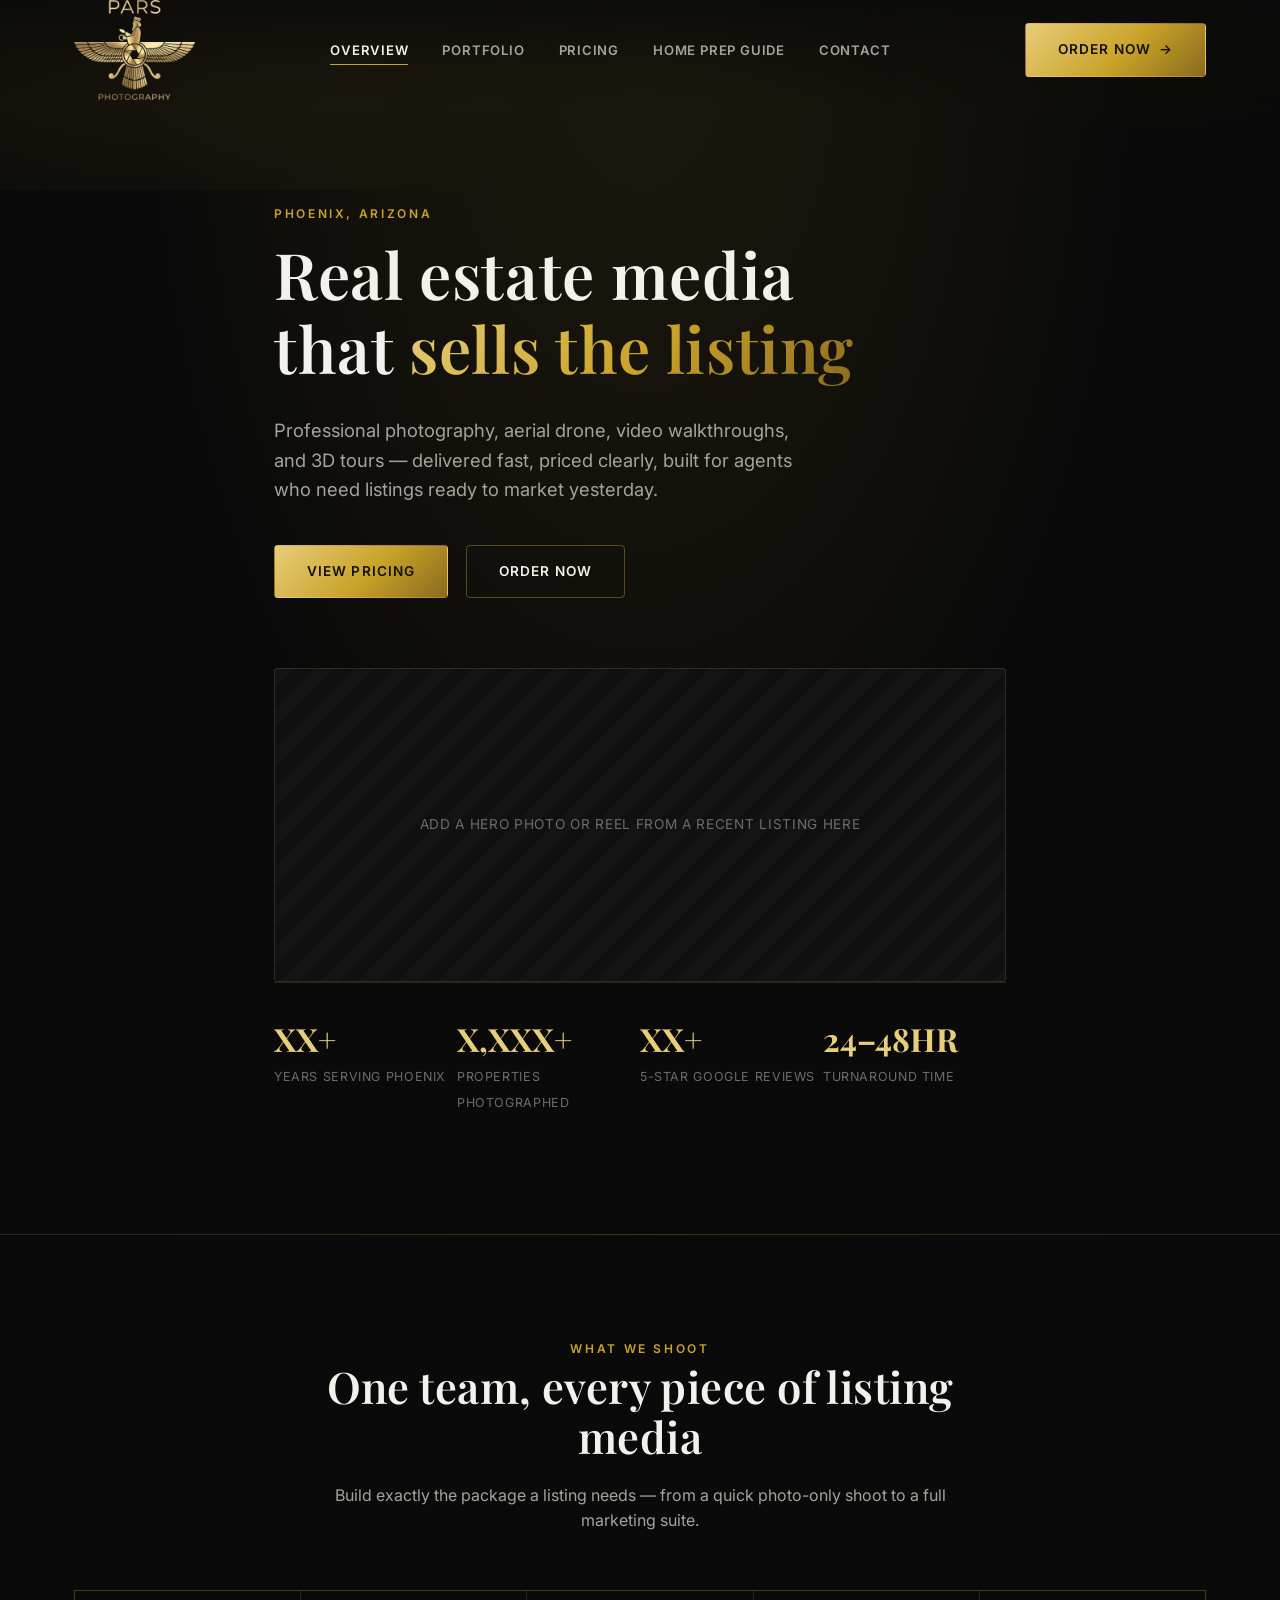
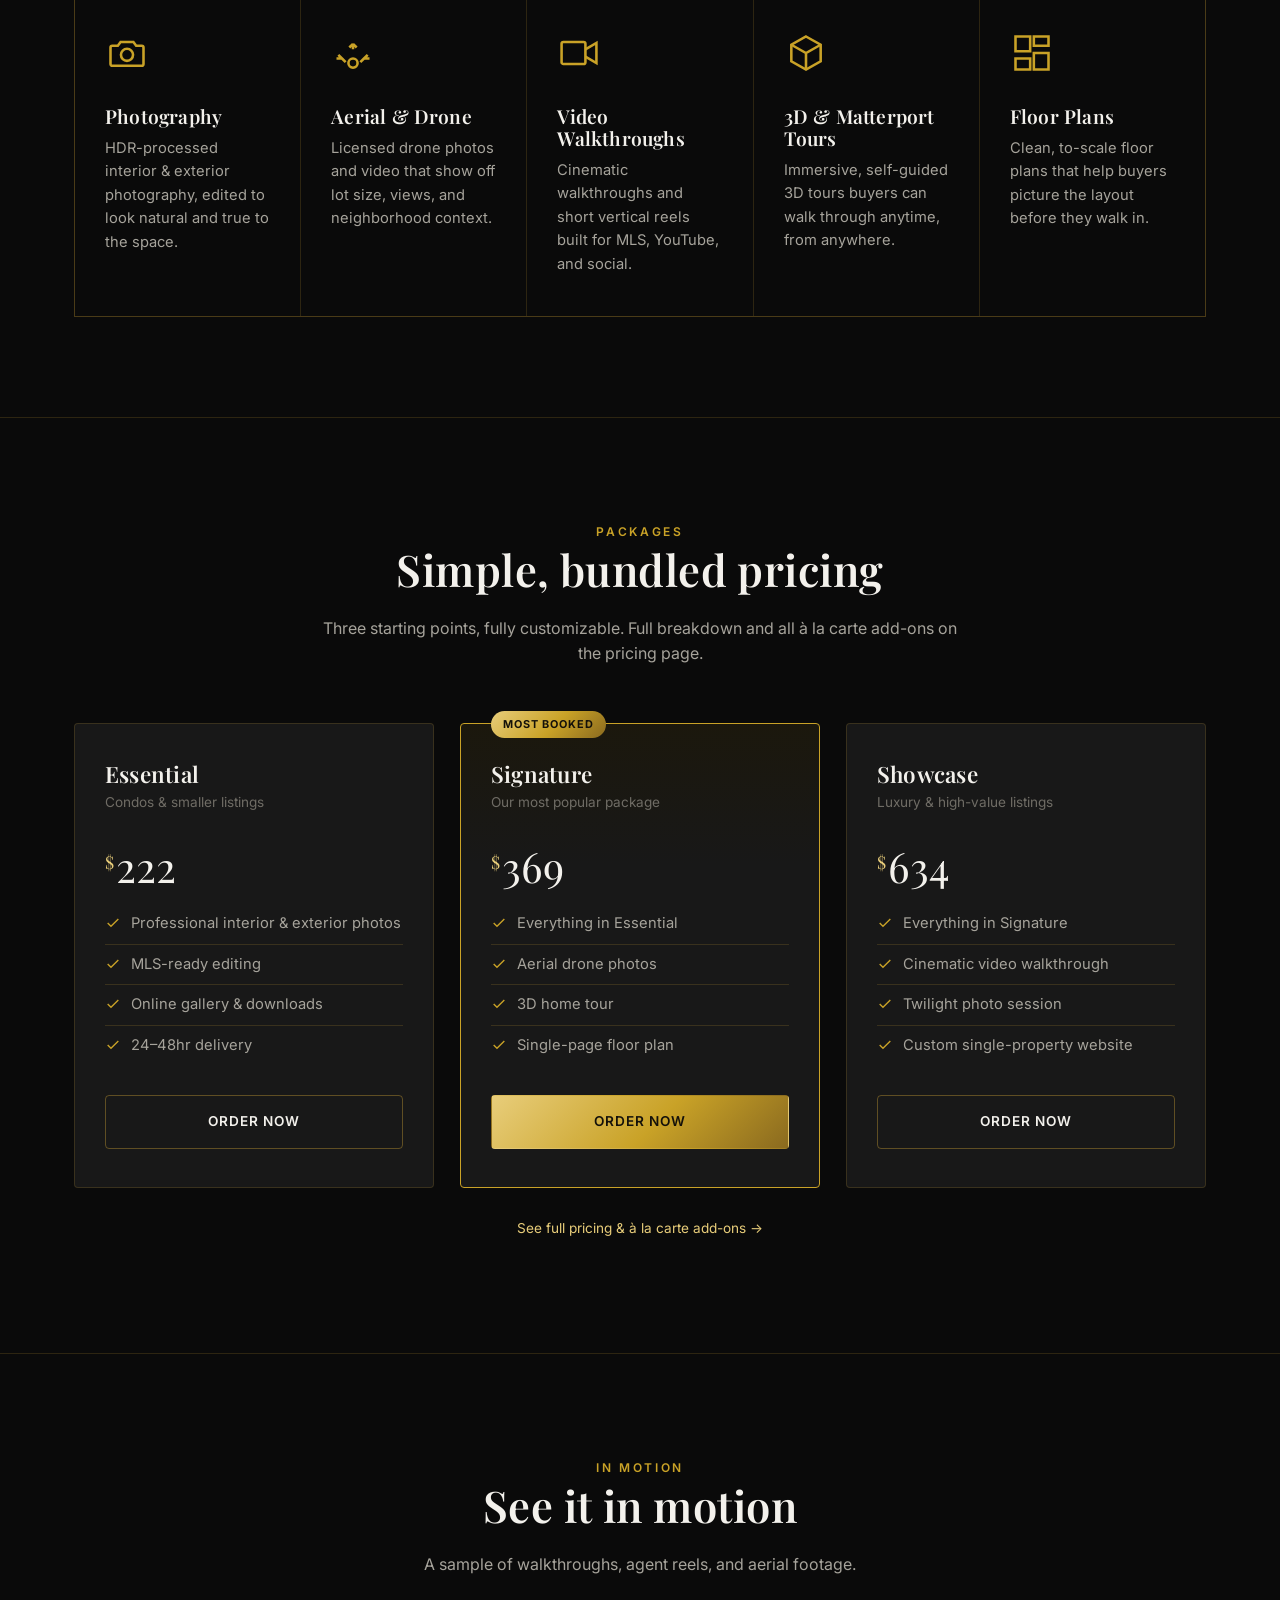
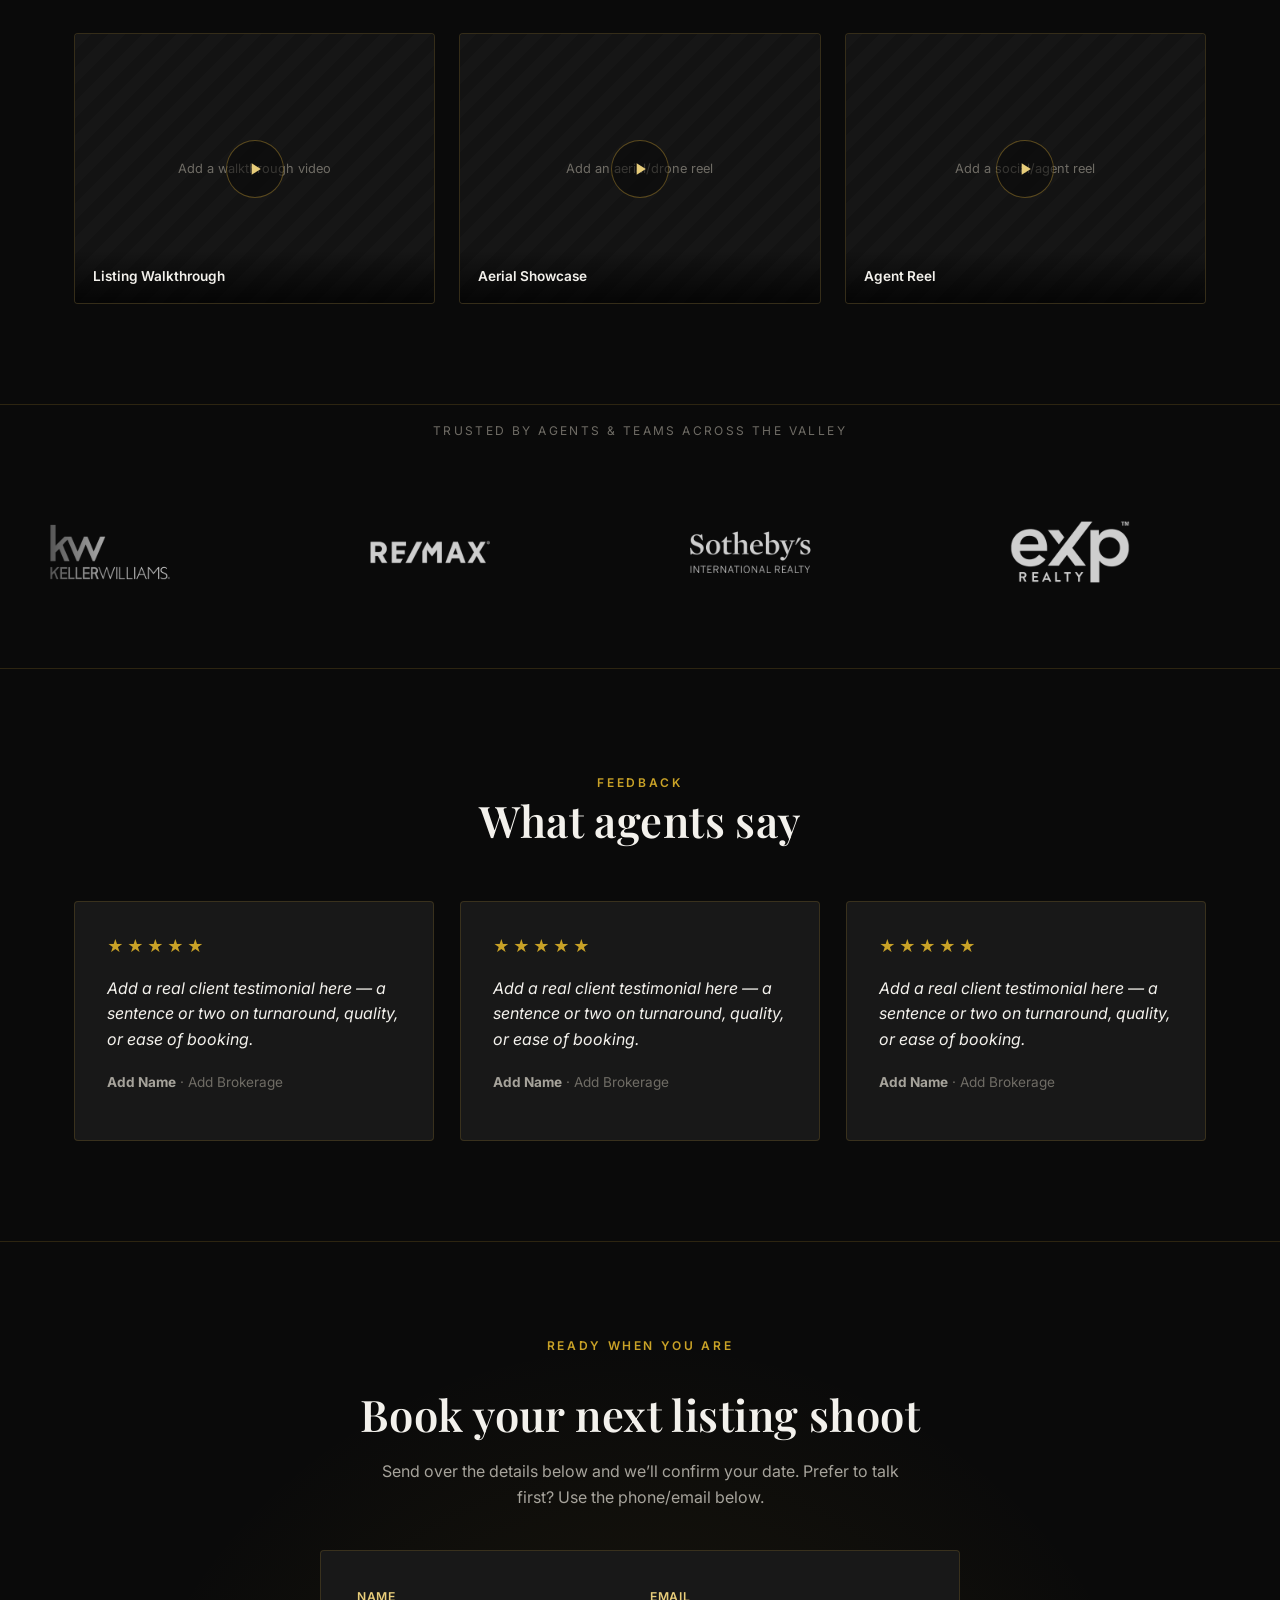
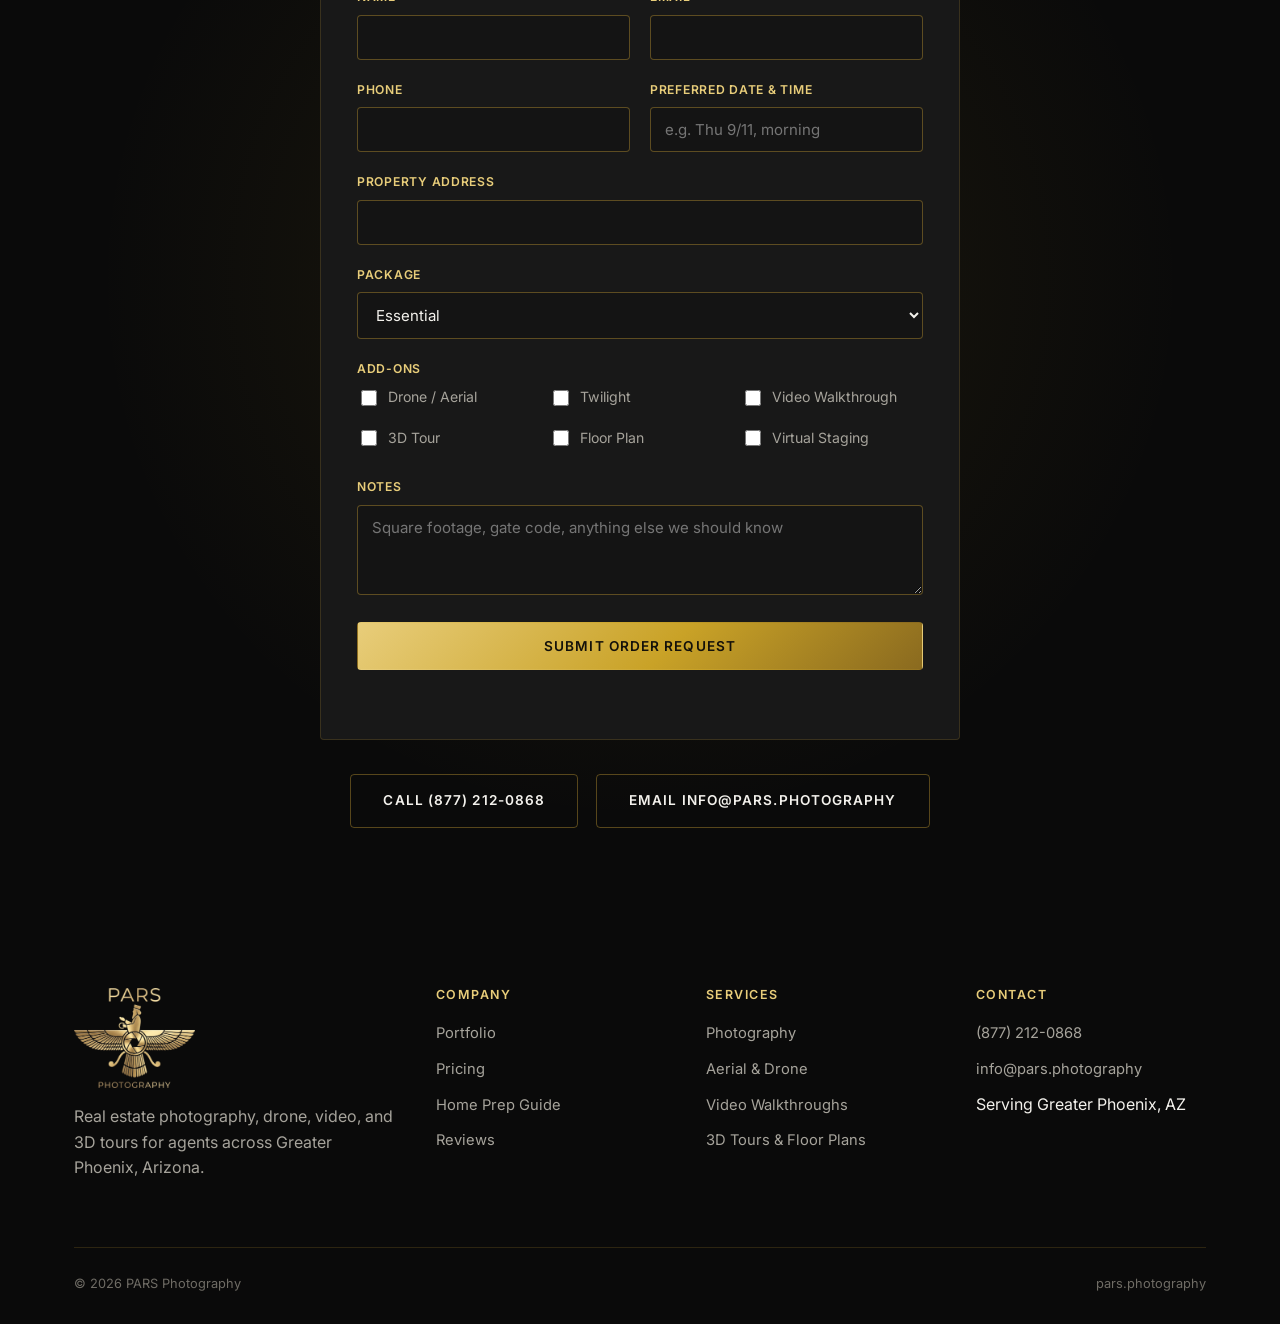
<file: real-estate.html>
<!doctype html>
<html lang="en">
<head>
<meta charset="utf-8">
<meta name="viewport" content="width=device-width, initial-scale=1">
<title>PARS Photography | Phoenix Real Estate Photography, Drone &amp; 3D Tours</title>
<meta name="description" content="PARS Photography delivers listing-ready photography, drone/aerial, video walkthroughs, and 3D tours for real estate agents across the Phoenix, Arizona area.">
<link rel="icon" type="image/png" href="assets/favicon.png">

<link rel="preconnect" href="https://fonts.googleapis.com">
<link rel="preconnect" href="https://fonts.gstatic.com" crossorigin>
<link href="https://fonts.googleapis.com/css2?family=Inter:wght@400;500;600;700&family=Playfair+Display:wght@500;600;700&display=swap" rel="stylesheet">
<link rel="stylesheet" href="assets/css/main.css">
</head>
<body>

<header class="site-header">
    <div class="container">
        <a href="index.html" class="brand">
            <img src="assets/images/logo.png" alt="PARS Photography">
        </a>
        <nav>
            <ul class="nav-links">
                <li><a href="real-estate.html">Overview</a></li>
                <li><a href="portfolio.html">Portfolio</a></li>
                <li><a href="pricing.html">Pricing</a></li>
                <li><a href="home-prep.html">Home Prep Guide</a></li>
                <li><a href="#book">Contact</a></li>
            </ul>
        </nav>
        <div class="nav-cta">
            <!-- TODO: once your Aryeo account is ready, point this at your Aryeo order-form URL -->
            <a href="#book" class="btn btn-gold"><span class="btn-label-full">Order&nbsp;Now</span><span aria-hidden="true">&rarr;</span></a>
            <button class="nav-toggle" aria-label="Toggle menu" aria-expanded="false">
                <svg width="20" height="20" viewBox="0 0 24 24" fill="none" stroke="currentColor" stroke-width="2"><path d="M3 6h18M3 12h18M3 18h18"/></svg>
            </button>
        </div>
    </div>
</header>

<main>

    <section class="hero">
        <div class="container hero-inner">
            <p class="eyebrow">Phoenix, Arizona</p>
            <h1>Real estate media<br>that <em>sells the listing</em></h1>
            <p class="lead">Professional photography, aerial drone, video walkthroughs, and 3D tours &mdash; delivered fast, priced clearly, built for agents who need listings ready to market yesterday.</p>
            <div class="hero-actions">
                <a href="pricing.html" class="btn btn-gold">View Pricing</a>
                <a href="#book" class="btn btn-outline">Order Now</a>
            </div>

            <!-- TODO: replace with a real hero photo or short looping video from a recent shoot -->
            <div class="hero-media">
                <div class="placeholder-fill">Add a hero photo or reel from a recent listing here</div>
            </div>

            <div class="stats-strip">
                <div class="stat"><b>XX+</b><span>Years Serving Phoenix</span></div>
                <div class="stat"><b>X,XXX+</b><span>Properties Photographed</span></div>
                <div class="stat"><b>XX+</b><span>5-Star Google Reviews</span></div>
                <div class="stat"><b>24&ndash;48HR</b><span>Turnaround Time</span></div>
            </div>
        </div>
    </section>

    <section class="section" id="services">
        <div class="container">
            <div class="section-head">
                <p class="eyebrow">What We Shoot</p>
                <h2>One team, every piece of listing media</h2>
                <p>Build exactly the package a listing needs &mdash; from a quick photo-only shoot to a full marketing suite.</p>
            </div>
            <div class="services-grid">
                <div class="service-card">
                    <svg class="icon" viewBox="0 0 24 24" fill="none" stroke="currentColor" stroke-width="1.4"><path d="M4 8h3l1.5-2h7L17 8h3a1 1 0 0 1 1 1v9a1 1 0 0 1-1 1H4a1 1 0 0 1-1-1V9a1 1 0 0 1 1-1z"/><circle cx="12" cy="13" r="3.3"/></svg>
                    <h3>Photography</h3>
                    <p>HDR-processed interior &amp; exterior photography, edited to look natural and true to the space.</p>
                </div>
                <div class="service-card">
                    <svg class="icon" viewBox="0 0 24 24" fill="none" stroke="currentColor" stroke-width="1.4"><path d="M12 7l2 2M12 7l-2 2M12 7v3M6 15l-2-2M6 15l2 2M6 15H3M18 15l2-2M18 15l-2 2M18 15h3"/><circle cx="12" cy="17.5" r="2.5"/></svg>
                    <h3>Aerial &amp; Drone</h3>
                    <p>Licensed drone photos and video that show off lot size, views, and neighborhood context.</p>
                </div>
                <div class="service-card">
                    <svg class="icon" viewBox="0 0 24 24" fill="none" stroke="currentColor" stroke-width="1.4"><rect x="2.5" y="6" width="13" height="12" rx="1"/><path d="M15.5 10l6-3.5v11L15.5 14"/></svg>
                    <h3>Video Walkthroughs</h3>
                    <p>Cinematic walkthroughs and short vertical reels built for MLS, YouTube, and social.</p>
                </div>
                <div class="service-card">
                    <svg class="icon" viewBox="0 0 24 24" fill="none" stroke="currentColor" stroke-width="1.4"><path d="M12 3l8 4.5v9L12 21l-8-4.5v-9z"/><path d="M4 7.5L12 12l8-4.5M12 12v9"/></svg>
                    <h3>3D &amp; Matterport Tours</h3>
                    <p>Immersive, self-guided 3D tours buyers can walk through anytime, from anywhere.</p>
                </div>
                <div class="service-card">
                    <svg class="icon" viewBox="0 0 24 24" fill="none" stroke="currentColor" stroke-width="1.4"><path d="M3 3h8v8H3zM13 3h8v5h-8zM13 12h8v9h-8zM3 15h8v6H3z"/></svg>
                    <h3>Floor Plans</h3>
                    <p>Clean, to-scale floor plans that help buyers picture the layout before they walk in.</p>
                </div>
            </div>
        </div>
    </section>

    <section class="section" id="packages">
        <div class="container">
            <div class="section-head">
                <p class="eyebrow">Packages</p>
                <h2>Simple, bundled pricing</h2>
                <p>Three starting points, fully customizable. Full breakdown and all à la carte add-ons on the pricing page.</p>
            </div>
            <div class="pricing-grid">
                <div class="price-card">
                    <h3>Essential</h3>
                    <p class="price-tagline">Condos &amp; smaller listings</p>
                    <p class="price"><sup>$</sup>222</p>
                    <ul class="features">
                        <li><svg viewBox="0 0 24 24" fill="none" stroke="currentColor" stroke-width="2"><path d="M20 6L9 17l-5-5"/></svg>Professional interior &amp; exterior photos</li>
                        <li><svg viewBox="0 0 24 24" fill="none" stroke="currentColor" stroke-width="2"><path d="M20 6L9 17l-5-5"/></svg>MLS-ready editing</li>
                        <li><svg viewBox="0 0 24 24" fill="none" stroke="currentColor" stroke-width="2"><path d="M20 6L9 17l-5-5"/></svg>Online gallery &amp; downloads</li>
                        <li><svg viewBox="0 0 24 24" fill="none" stroke="currentColor" stroke-width="2"><path d="M20 6L9 17l-5-5"/></svg>24&ndash;48hr delivery</li>
                    </ul>
                    <a href="#book" class="btn btn-outline btn-block">Order Now</a>
                </div>
                <div class="price-card is-featured">
                    <span class="badge">Most Booked</span>
                    <h3>Signature</h3>
                    <p class="price-tagline">Our most popular package</p>
                    <p class="price"><sup>$</sup>369</p>
                    <ul class="features">
                        <li><svg viewBox="0 0 24 24" fill="none" stroke="currentColor" stroke-width="2"><path d="M20 6L9 17l-5-5"/></svg>Everything in Essential</li>
                        <li><svg viewBox="0 0 24 24" fill="none" stroke="currentColor" stroke-width="2"><path d="M20 6L9 17l-5-5"/></svg>Aerial drone photos</li>
                        <li><svg viewBox="0 0 24 24" fill="none" stroke="currentColor" stroke-width="2"><path d="M20 6L9 17l-5-5"/></svg>3D home tour</li>
                        <li><svg viewBox="0 0 24 24" fill="none" stroke="currentColor" stroke-width="2"><path d="M20 6L9 17l-5-5"/></svg>Single-page floor plan</li>
                    </ul>
                    <a href="#book" class="btn btn-gold btn-block">Order Now</a>
                </div>
                <div class="price-card">
                    <h3>Showcase</h3>
                    <p class="price-tagline">Luxury &amp; high-value listings</p>
                    <p class="price"><sup>$</sup>634</p>
                    <ul class="features">
                        <li><svg viewBox="0 0 24 24" fill="none" stroke="currentColor" stroke-width="2"><path d="M20 6L9 17l-5-5"/></svg>Everything in Signature</li>
                        <li><svg viewBox="0 0 24 24" fill="none" stroke="currentColor" stroke-width="2"><path d="M20 6L9 17l-5-5"/></svg>Cinematic video walkthrough</li>
                        <li><svg viewBox="0 0 24 24" fill="none" stroke="currentColor" stroke-width="2"><path d="M20 6L9 17l-5-5"/></svg>Twilight photo session</li>
                        <li><svg viewBox="0 0 24 24" fill="none" stroke="currentColor" stroke-width="2"><path d="M20 6L9 17l-5-5"/></svg>Custom single-property website</li>
                    </ul>
                    <a href="#book" class="btn btn-outline btn-block">Order Now</a>
                </div>
            </div>
            <p class="pricing-note"><a href="pricing.html" class="btn-ghost">See full pricing &amp; à la carte add-ons &rarr;</a></p>
        </div>
    </section>

    <section class="section" id="reels">
        <div class="container">
            <div class="section-head">
                <p class="eyebrow">In Motion</p>
                <h2>See it in motion</h2>
                <p>A sample of walkthroughs, agent reels, and aerial footage.</p>
            </div>
            <!-- TODO: replace each card below with a real video (local .mp4/poster or a YouTube/Vimeo embed) -->
            <div class="video-grid">
                <div class="video-card">
                    <div class="placeholder-fill">Add a walkthrough video</div>
                    <div class="play-btn"><span><svg width="20" height="20" viewBox="0 0 24 24" fill="currentColor"><path d="M8 5v14l11-7z"/></svg></span></div>
                    <div class="caption">Listing Walkthrough</div>
                </div>
                <div class="video-card">
                    <div class="placeholder-fill">Add an aerial/drone reel</div>
                    <div class="play-btn"><span><svg width="20" height="20" viewBox="0 0 24 24" fill="currentColor"><path d="M8 5v14l11-7z"/></svg></span></div>
                    <div class="caption">Aerial Showcase</div>
                </div>
                <div class="video-card">
                    <div class="placeholder-fill">Add a social/agent reel</div>
                    <div class="play-btn"><span><svg width="20" height="20" viewBox="0 0 24 24" fill="currentColor"><path d="M8 5v14l11-7z"/></svg></span></div>
                    <div class="caption">Agent Reel</div>
                </div>
            </div>
        </div>
    </section>

    <section class="marquee-section">
        <div class="container">
            <p class="marquee-label">Trusted by agents &amp; teams across the Valley</p>
        </div>
        <div class="marquee">
            <!-- TODO: these are national franchise brand logos, used as a temporary stand-in.
                 Swap each for the branch-specific / local agent logos once you have them. -->
            <div class="marquee-track">
                <div class="logo-slot"><img src="assets/images/clients/keller-williams.png" alt="Keller Williams"></div>
                <div class="logo-slot"><img src="assets/images/clients/remax.png" alt="RE/MAX"></div>
                <div class="logo-slot"><img src="assets/images/clients/sothebys-international-realty.png" alt="Sotheby's International Realty"></div>
                <div class="logo-slot"><img src="assets/images/clients/exp-realty.png" alt="eXp Realty"></div>
                <div class="logo-slot"><img src="assets/images/clients/coldwell-banker.png" alt="Coldwell Banker"></div>
                <div class="logo-slot"><img src="assets/images/clients/berkshire-hathaway.png" alt="Berkshire Hathaway HomeServices"></div>
            </div>
        </div>
    </section>

    <section class="section" id="testimonials">
        <div class="container">
            <div class="section-head">
                <p class="eyebrow">Feedback</p>
                <h2>What agents say</h2>
            </div>
            <!-- TODO: replace with real client testimonials -->
            <div class="testimonial-grid">
                <div class="testimonial-card">
                    <div class="stars">★★★★★</div>
                    <p class="quote">Add a real client testimonial here &mdash; a sentence or two on turnaround, quality, or ease of booking.</p>
                    <p class="who"><b>Add Name</b> &middot; Add Brokerage</p>
                </div>
                <div class="testimonial-card">
                    <div class="stars">★★★★★</div>
                    <p class="quote">Add a real client testimonial here &mdash; a sentence or two on turnaround, quality, or ease of booking.</p>
                    <p class="who"><b>Add Name</b> &middot; Add Brokerage</p>
                </div>
                <div class="testimonial-card">
                    <div class="stars">★★★★★</div>
                    <p class="quote">Add a real client testimonial here &mdash; a sentence or two on turnaround, quality, or ease of booking.</p>
                    <p class="who"><b>Add Name</b> &middot; Add Brokerage</p>
                </div>
            </div>
        </div>
    </section>

    <section class="cta-band" id="book">
        <div class="container">
            <p class="eyebrow">Ready When You Are</p>
            <h2>Book your next listing shoot</h2>
            <p>Send over the details below and we&rsquo;ll confirm your date. Prefer to talk first? Use the phone/email below.</p>

            <!-- TODO: swap this Web3Forms-powered form for an Aryeo order-form embed if/when you upgrade to Aryeo Pro -->
            <form class="order-form" novalidate>
                <input type="hidden" name="access_key" value="a080c8e5-f58e-45e9-a019-1223a6b12da9">
                <input type="hidden" name="subject" value="New Order Request &mdash; PARS Photography">
                <input type="hidden" name="from_name" value="PARS Photography Website">
                <input type="checkbox" name="botcheck" class="hp-field" tabindex="-1" autocomplete="off">

                <div class="form-row">
                    <div class="form-group">
                        <label for="of-name">Name</label>
                        <input type="text" id="of-name" name="name" required>
                    </div>
                    <div class="form-group">
                        <label for="of-email">Email</label>
                        <input type="email" id="of-email" name="email" required>
                    </div>
                </div>
                <div class="form-row">
                    <div class="form-group">
                        <label for="of-phone">Phone</label>
                        <input type="tel" id="of-phone" name="phone">
                    </div>
                    <div class="form-group">
                        <label for="of-date">Preferred Date &amp; Time</label>
                        <input type="text" id="of-date" name="preferred_date" placeholder="e.g. Thu 9/11, morning">
                    </div>
                </div>
                <div class="form-group">
                    <label for="of-address">Property Address</label>
                    <input type="text" id="of-address" name="property_address" required>
                </div>
                <div class="form-group">
                    <label for="of-package">Package</label>
                    <select id="of-package" name="package">
                        <option>Essential</option>
                        <option>Signature</option>
                        <option>Showcase</option>
                        <option>Not sure yet</option>
                    </select>
                </div>
                <div class="form-group">
                    <label>Add-Ons</label>
                    <div class="checkbox-grid">
                        <label><input type="checkbox" name="addons" value="Drone / Aerial"> Drone / Aerial</label>
                        <label><input type="checkbox" name="addons" value="Twilight"> Twilight</label>
                        <label><input type="checkbox" name="addons" value="Video Walkthrough"> Video Walkthrough</label>
                        <label><input type="checkbox" name="addons" value="3D Tour"> 3D Tour</label>
                        <label><input type="checkbox" name="addons" value="Floor Plan"> Floor Plan</label>
                        <label><input type="checkbox" name="addons" value="Virtual Staging"> Virtual Staging</label>
                    </div>
                </div>
                <div class="form-group">
                    <label for="of-notes">Notes</label>
                    <textarea id="of-notes" name="message" placeholder="Square footage, gate code, anything else we should know"></textarea>
                </div>

                <button type="submit" class="btn btn-gold btn-block">Submit Order Request</button>
                <p class="form-status" aria-live="polite"></p>
            </form>

            <!-- TODO: replace with your real phone number -->
            <div class="cta-actions" style="margin-top:34px;">
                <a href="tel:+18772120868" class="btn btn-outline">Call (877) 212-0868</a>
                <a href="mailto:info@pars.photography" class="btn btn-outline">Email info@pars.photography</a>
            </div>
        </div>
    </section>

</main>

<footer class="site-footer">
    <div class="container">
        <div class="footer-grid">
            <div class="footer-col">
                <div class="footer-brand">
                    <img src="assets/images/logo.png" alt="PARS Photography">
                </div>
                <p>Real estate photography, drone, video, and 3D tours for agents across Greater Phoenix, Arizona.</p>
            </div>
            <div class="footer-col">
                <h4>Company</h4>
                <ul>
                    <li><a href="portfolio.html">Portfolio</a></li>
                    <li><a href="pricing.html">Pricing</a></li>
                    <li><a href="home-prep.html">Home Prep Guide</a></li>
                    <li><a href="real-estate.html#testimonials">Reviews</a></li>
                </ul>
            </div>
            <div class="footer-col">
                <h4>Services</h4>
                <ul>
                    <li><a href="real-estate.html#services">Photography</a></li>
                    <li><a href="real-estate.html#services">Aerial &amp; Drone</a></li>
                    <li><a href="real-estate.html#services">Video Walkthroughs</a></li>
                    <li><a href="real-estate.html#services">3D Tours &amp; Floor Plans</a></li>
                </ul>
            </div>
            <div class="footer-col">
                <h4>Contact</h4>
                <ul>
                    <li><a href="tel:+18772120868">(877) 212-0868</a></li>
                    <li><a href="mailto:info@pars.photography">info@pars.photography</a></li>
                    <li>Serving Greater Phoenix, AZ</li>
                </ul>
            </div>
        </div>
        <div class="footer-bottom">
            <span>&copy; <span id="year"></span> PARS Photography</span>
            <span>pars.photography</span>
        </div>
    </div>
</footer>

<script>document.getElementById('year').textContent = new Date().getFullYear();</script>
<script src="assets/js/main.js"></script>
</body>
</html>
</file>
<file: assets/css/main.css>
/* ==========================================================================
   PARS Photography — design system
   Palette derived from the gold Faravahar mark; black-first, gold accent.
   ========================================================================== */

:root {
    --bg: #0a0a0a;
    --bg-elevated: #141414;
    --bg-card: #181818;
    --border: rgba(203, 161, 53, 0.18);
    --border-strong: rgba(203, 161, 53, 0.4);
    --text: #f3f1ec;
    --text-muted: #a6a39b;
    --text-faint: #6f6c65;
    --gold: #c9a227;
    --gold-light: #e8cd7a;
    --gold-dark: #8a6a1f;
    --gradient-gold: linear-gradient(135deg, var(--gold-light), var(--gold) 55%, var(--gold-dark));
    --serif: 'Playfair Display', Georgia, serif;
    --sans: 'Inter', -apple-system, BlinkMacSystemFont, 'Segoe UI', sans-serif;
    --container: 1180px;
    --radius: 4px;
    --shadow-card: 0 20px 40px -20px rgba(0, 0, 0, 0.6);
}

*, *::before, *::after { box-sizing: border-box; }

html { scroll-behavior: smooth; }

body {
    margin: 0;
    background: var(--bg);
    color: var(--text);
    font-family: var(--sans);
    font-size: 16px;
    line-height: 1.6;
    -webkit-font-smoothing: antialiased;
}

img { max-width: 100%; display: block; }

a { color: inherit; text-decoration: none; }

h1, h2, h3, h4 {
    font-family: var(--serif);
    font-weight: 600;
    line-height: 1.15;
    margin: 0 0 0.5em;
    letter-spacing: 0.01em;
}

h1 { font-size: clamp(2.4rem, 5vw, 4.2rem); }
h2 { font-size: clamp(1.9rem, 3.4vw, 2.8rem); }
h3 { font-size: 1.4rem; }
p { margin: 0 0 1em; color: var(--text-muted); }

.container {
    width: 100%;
    max-width: var(--container);
    margin: 0 auto;
    padding: 0 24px;
}

.eyebrow {
    display: inline-block;
    font-family: var(--sans);
    font-size: 0.75rem;
    font-weight: 600;
    letter-spacing: 0.22em;
    text-transform: uppercase;
    color: var(--gold);
    margin-bottom: 14px;
}

.section {
    padding: 100px 0;
    border-bottom: 1px solid var(--border);
}
.section-head {
    max-width: 640px;
    margin: 0 auto 56px;
    text-align: center;
}
.section-head p { margin: 0 auto; }
.section-head.align-left {
    margin-left: 0;
    text-align: left;
}

/* -------------------------------------------------- Buttons */

.btn {
    display: inline-flex;
    align-items: center;
    justify-content: center;
    gap: 8px;
    padding: 15px 32px;
    font-family: var(--sans);
    font-size: 0.85rem;
    font-weight: 600;
    letter-spacing: 0.08em;
    text-transform: uppercase;
    border-radius: var(--radius);
    border: 1px solid transparent;
    cursor: pointer;
    transition: transform 0.25s ease, box-shadow 0.25s ease, background 0.25s ease, color 0.25s ease, border-color .25s ease;
    white-space: nowrap;
}
.btn-gold {
    background: var(--gradient-gold);
    color: #14110a;
}
.btn-gold:hover { transform: translateY(-2px); box-shadow: 0 12px 24px -8px rgba(201, 162, 39, 0.5); }
.btn-outline {
    background: transparent;
    color: var(--text);
    border-color: var(--border-strong);
}
.btn-outline:hover { border-color: var(--gold); color: var(--gold-light); }
.btn-ghost {
    background: transparent;
    color: var(--gold-light);
    padding: 15px 8px;
}
.btn-ghost:hover { color: var(--gold); }
.btn-block { width: 100%; }

/* -------------------------------------------------- Header / Nav */

.site-header {
    position: fixed;
    top: 0; left: 0; right: 0;
    z-index: 500;
    background: linear-gradient(to bottom, rgba(10,10,10,0.85), rgba(10,10,10,0));
    transition: background 0.35s ease, box-shadow .35s ease;
}
.site-header.is-scrolled {
    background: rgba(9, 9, 9, 0.92);
    backdrop-filter: blur(10px);
    box-shadow: 0 10px 30px -20px rgba(0,0,0,0.8);
    border-bottom: 1px solid var(--border);
}
.site-header .container {
    display: flex;
    align-items: center;
    justify-content: space-between;
    gap: 24px;
    height: 100px;
    transition: height 0.35s ease;
}
.site-header.is-scrolled .container { height: 75px; }
/* Logo is sized to fill the header bar exactly: .brand stretches to the
   container's full height, and the image fills .brand at 100%. */
.brand { display: flex; align-items: center; align-self: stretch; gap: 12px; font-family: var(--serif); font-size: 1.05rem; letter-spacing: 0.04em; }
.brand img { height: 100%; width: auto; }

.nav-links {
    display: flex;
    align-items: center;
    gap: 34px;
    list-style: none;
    margin: 0; padding: 0;
}
.nav-links a {
    font-size: 0.82rem;
    font-weight: 600;
    letter-spacing: 0.06em;
    text-transform: uppercase;
    color: var(--text-muted);
    padding: 6px 0;
    border-bottom: 1px solid transparent;
    transition: color 0.25s ease, border-color .25s ease;
}
.nav-links a:hover, .nav-links a.is-active { color: var(--text); border-color: var(--gold); }

.nav-cta { display: flex; align-items: center; gap: 18px; }
.nav-toggle {
    display: none;
    background: none; border: 1px solid var(--border-strong); border-radius: var(--radius);
    width: 44px; height: 44px;
    color: var(--text);
    font-size: 1.1rem;
    cursor: pointer;
}

@media (max-width: 900px) {
    .nav-links {
        position: fixed;
        inset: 0 0 0 30%;
        background: #0d0d0d;
        border-left: 1px solid var(--border);
        flex-direction: column;
        justify-content: center;
        gap: 30px;
        transform: translateX(100%);
        transition: transform 0.35s ease;
    }
    .nav-links.is-open { transform: translateX(0); }
    .nav-toggle { display: inline-flex; align-items: center; justify-content: center; }
    .nav-cta .btn-gold span.btn-label-full { display: none; }
}

/* -------------------------------------------------- Hero */

.hero {
    position: relative;
    padding: 200px 0 120px;
    background:
        radial-gradient(ellipse at top, rgba(201,162,39,0.10), transparent 55%),
        linear-gradient(180deg, #0a0a0a 0%, #0a0a0a 100%);
    overflow: hidden;
    border-bottom: 1px solid var(--border);
}
.hero::before {
    content: "";
    position: absolute;
    inset: -30% -10% auto -10%;
    height: 560px;
    background:
        radial-gradient(circle at 18% 30%, rgba(201,162,39,0.16), transparent 40%),
        radial-gradient(circle at 82% 10%, rgba(201,162,39,0.10), transparent 35%);
    opacity: 0.9;
}
.hero-media {
    position: relative;
    margin-top: 60px;
    border: 1px solid var(--border);
    border-radius: var(--radius);
    overflow: hidden;
    aspect-ratio: 21 / 9;
    background: repeating-linear-gradient(135deg, #141414, #141414 14px, #101010 14px, #101010 28px);
}
.hero-media .placeholder-fill {
    position: absolute; inset: 0;
    display: flex; align-items: center; justify-content: center;
    color: var(--text-faint);
    font-size: 0.85rem;
    letter-spacing: 0.05em;
    text-transform: uppercase;
    text-align: center;
    padding: 20px;
}
.hero-inner { position: relative; max-width: 780px; }
.hero h1 { color: var(--text); }
.hero h1 em {
    font-style: normal;
    background: var(--gradient-gold);
    -webkit-background-clip: text;
    background-clip: text;
    color: transparent;
}
.hero .lead {
    font-size: 1.15rem;
    max-width: 540px;
    margin-bottom: 40px;
}
.hero-actions { display: flex; gap: 18px; flex-wrap: wrap; margin-bottom: 70px; }

/* Stats strip */
.stats-strip {
    display: grid;
    grid-template-columns: repeat(4, 1fr);
    border-top: 1px solid var(--border);
    padding-top: 40px;
}
.stat b {
    display: block;
    font-family: var(--serif);
    font-size: 2rem;
    color: var(--gold-light);
    line-height: 1;
    margin-bottom: 8px;
}
.stat span {
    font-size: 0.78rem;
    letter-spacing: 0.05em;
    text-transform: uppercase;
    color: var(--text-faint);
}
@media (max-width: 760px) {
    .stats-strip { grid-template-columns: repeat(2, 1fr); gap: 30px; }
}

/* -------------------------------------------------- Genre picker (hub homepage) */

.genre-grid {
    display: grid;
    grid-template-columns: repeat(auto-fit, minmax(250px, 1fr));
    gap: 24px;
}
.genre-card {
    display: flex;
    flex-direction: column;
    background: var(--bg-card);
    border: 1px solid var(--border);
    border-radius: var(--radius);
    padding: 40px 32px;
    transition: border-color 0.3s ease, transform 0.3s ease;
}
.genre-card:hover { border-color: var(--gold); transform: translateY(-4px); }
.genre-card .icon {
    width: 44px; height: 44px;
    margin-bottom: 24px;
    color: var(--gold);
}
.genre-card h3 { margin-bottom: 10px; }
.genre-card p { font-size: 0.92rem; flex-grow: 1; }
.genre-card .btn-ghost { align-self: flex-start; padding-left: 0; padding-right: 0; margin-top: 12px; }

/* -------------------------------------------------- Services */

.services-grid {
    display: grid;
    grid-template-columns: repeat(auto-fit, minmax(220px, 1fr));
    gap: 1px;
    background: var(--border);
    border: 1px solid var(--border);
}
.service-card {
    background: var(--bg);
    padding: 40px 30px;
    text-align: left;
    transition: background 0.3s ease;
}
.service-card:hover { background: var(--bg-elevated); }
.service-card .icon {
    width: 44px; height: 44px;
    margin-bottom: 22px;
    color: var(--gold);
}
.service-card h3 { margin-bottom: 10px; font-size: 1.2rem; }
.service-card p { font-size: 0.92rem; margin-bottom: 0; }

/* -------------------------------------------------- Pricing cards */

.pricing-grid {
    display: grid;
    grid-template-columns: repeat(auto-fit, minmax(270px, 1fr));
    gap: 26px;
    align-items: stretch;
}
.price-card {
    background: var(--bg-card);
    border: 1px solid var(--border);
    border-radius: var(--radius);
    padding: 38px 30px;
    display: flex;
    flex-direction: column;
    position: relative;
    transition: border-color .3s ease, transform .3s ease;
}
.price-card:hover { border-color: var(--border-strong); transform: translateY(-4px); }
.price-card.is-featured {
    border-color: var(--gold);
    background: linear-gradient(180deg, rgba(201,162,39,0.09), var(--bg-card) 30%);
}
.price-card .badge {
    position: absolute;
    top: -13px; left: 30px;
    background: var(--gradient-gold);
    color: #14110a;
    font-size: 0.68rem;
    font-weight: 700;
    letter-spacing: 0.08em;
    text-transform: uppercase;
    padding: 5px 12px;
    border-radius: 999px;
}
.price-card h3 { margin-bottom: 4px; }
.price-card .price-tagline { font-size: 0.85rem; color: var(--text-faint); margin-bottom: 20px; }
.price-card .price {
    font-family: var(--serif);
    font-size: 2.6rem;
    color: var(--text);
    margin-bottom: 4px;
}
.price-card .price sup { font-size: 1.1rem; top: -1em; margin-right: 2px; color: var(--gold-light); }
.price-card .price-value {
    font-size: 0.8rem;
    color: var(--text-faint);
    margin-bottom: 26px;
}
.price-card .price-value s { color: var(--text-faint); }
.price-card .price-value b { color: var(--gold-light); font-weight: 600; }
.price-card ul.features {
    list-style: none;
    margin: 0 0 30px;
    padding: 0;
    flex-grow: 1;
}
.price-card ul.features li {
    display: flex;
    gap: 10px;
    align-items: flex-start;
    font-size: 0.92rem;
    color: var(--text-muted);
    padding: 8px 0;
    border-top: 1px solid var(--border);
}
.price-card ul.features li:first-child { border-top: none; }
.price-card ul.features li svg { flex: none; width: 16px; height: 16px; margin-top: 3px; color: var(--gold); }

.addons-table-wrap { overflow-x: auto; margin-top: 60px; }
table.addons {
    width: 100%;
    border-collapse: collapse;
    min-width: 560px;
}
table.addons th, table.addons td {
    text-align: left;
    padding: 16px 20px;
    border-bottom: 1px solid var(--border);
    font-size: 0.94rem;
}
table.addons th {
    font-family: var(--sans);
    font-size: 0.72rem;
    letter-spacing: 0.1em;
    text-transform: uppercase;
    color: var(--gold-light);
    border-bottom: 1px solid var(--border-strong);
}
table.addons td:last-child, table.addons th:last-child { text-align: right; color: var(--text); font-weight: 600; }

.pricing-note {
    text-align: center;
    color: var(--text-faint);
    font-size: 0.85rem;
    margin-top: 30px;
}

/* -------------------------------------------------- Logo marquee */

.marquee-section { padding: 16px 0; border-bottom: 1px solid var(--border); }
.marquee-label {
    text-align: center;
    font-size: 0.75rem;
    letter-spacing: 0.2em;
    text-transform: uppercase;
    color: var(--text-faint);
    margin-bottom: 12px;
}
.marquee {
    overflow: hidden;
    -webkit-mask-image: linear-gradient(to right, transparent, black 10%, black 90%, transparent);
    mask-image: linear-gradient(to right, transparent, black 10%, black 90%, transparent);
}
.marquee-track {
    display: flex;
    align-items: center;
    width: max-content;
    gap: 100px;
    animation: marquee-scroll 32s linear infinite;
}
.marquee:hover .marquee-track { animation-play-state: paused; }
.marquee-track .logo-slot {
    display: flex;
    align-items: center;
    justify-content: center;
    padding: 0 10px;
    /* Text placeholder styling (dashed box) still applies until every
       slot below has a real <img> in it. */
    font-family: var(--serif);
    font-size: 1.1rem;
    color: var(--text-faint);
    white-space: nowrap;
}
.marquee-track .logo-slot:has(> :only-child:not(img)) {
    height: 60px;
    border: 1px dashed var(--border-strong);
    border-radius: var(--radius);
    opacity: 0.7;
}
.marquee-track .logo-slot img {
    height: 200px;
    width: auto;
    max-width: 445px;
    object-fit: contain;
    filter: grayscale(1) brightness(0) invert(1);
    opacity: 0.8;
    transition: opacity 0.3s ease;
}
.marquee-track .logo-slot img:hover { opacity: 1; }
@keyframes marquee-scroll {
    from { transform: translateX(0); }
    to { transform: translateX(-50%); }
}

/* -------------------------------------------------- Video / reels */

.video-grid {
    display: grid;
    grid-template-columns: repeat(auto-fit, minmax(260px, 1fr));
    gap: 24px;
}
.video-card {
    position: relative;
    aspect-ratio: 4 / 3;
    border-radius: var(--radius);
    overflow: hidden;
    background: var(--bg-elevated);
    border: 1px solid var(--border);
}
.video-card .placeholder-fill {
    position: absolute; inset: 0;
    display: flex; align-items: center; justify-content: center;
    background: repeating-linear-gradient(135deg, #161616, #161616 12px, #131313 12px, #131313 24px);
    color: var(--text-faint);
    font-size: 0.8rem;
    text-align: center;
    padding: 20px;
}
.video-card .play-btn {
    position: absolute; inset: 0;
    display: flex; align-items: center; justify-content: center;
}
.video-card .play-btn span {
    width: 58px; height: 58px;
    border-radius: 50%;
    background: rgba(10,10,10,0.55);
    border: 1px solid var(--border-strong);
    display: flex; align-items: center; justify-content: center;
    color: var(--gold-light);
    transition: transform .3s ease, background .3s ease;
}
.video-card:hover .play-btn span { transform: scale(1.08); background: rgba(201,162,39,0.25); }
.video-card .caption {
    position: absolute; left: 0; right: 0; bottom: 0;
    padding: 16px 18px;
    background: linear-gradient(to top, rgba(0,0,0,0.75), transparent);
    font-size: 0.85rem;
    font-weight: 600;
}

/* -------------------------------------------------- Portfolio grid + filters */

.portfolio-filters {
    display: flex;
    gap: 10px;
    flex-wrap: wrap;
    justify-content: center;
    margin-bottom: 44px;
}
.filter-btn {
    background: transparent;
    border: 1px solid var(--border-strong);
    color: var(--text-muted);
    font-family: var(--sans);
    font-size: 0.76rem;
    font-weight: 600;
    letter-spacing: 0.07em;
    text-transform: uppercase;
    padding: 10px 20px;
    border-radius: 999px;
    cursor: pointer;
    transition: color 0.25s ease, border-color 0.25s ease, background 0.25s ease;
}
.filter-btn:hover { color: var(--text); border-color: var(--gold); }
.filter-btn.is-active {
    background: var(--gradient-gold);
    color: #14110a;
    border-color: transparent;
}

.portfolio-grid {
    display: grid;
    grid-template-columns: repeat(auto-fill, minmax(270px, 1fr));
    gap: 20px;
}
.portfolio-item {
    position: relative;
    aspect-ratio: 4 / 3;
    border-radius: var(--radius);
    overflow: hidden;
    border: 1px solid var(--border);
    cursor: pointer;
    background: var(--bg-elevated);
    transition: opacity .25s ease, transform .25s ease;
}
.portfolio-item.is-hidden { display: none; }
.portfolio-item img {
    width: 100%; height: 100%;
    object-fit: cover;
    transition: transform 0.45s ease;
}
.portfolio-item:hover img { transform: scale(1.06); }
.portfolio-item .tag {
    position: absolute;
    top: 12px; left: 12px;
    font-size: 0.66rem;
    font-weight: 600;
    letter-spacing: 0.08em;
    text-transform: uppercase;
    background: rgba(10,10,10,0.65);
    border: 1px solid var(--border-strong);
    color: var(--gold-light);
    padding: 4px 10px;
    border-radius: 999px;
    z-index: 2;
}
.portfolio-item .placeholder-fill { font-size: 0.78rem; }

/* Lightbox */
.lightbox {
    position: fixed; inset: 0;
    background: rgba(6,6,6,0.93);
    display: flex; align-items: center; justify-content: center;
    padding: 60px 30px;
    z-index: 1000;
    opacity: 0;
    pointer-events: none;
    transition: opacity 0.3s ease;
}
.lightbox.is-open { opacity: 1; pointer-events: auto; }
.lightbox-inner { max-width: min(1100px, 90vw); max-height: 86vh; position: relative; text-align: center; }
.lightbox-inner img { max-width: 100%; max-height: 78vh; border: 1px solid var(--border-strong); border-radius: var(--radius); }
.lightbox-placeholder {
    width: min(900px, 90vw);
    aspect-ratio: 4/3;
    display: flex; align-items: center; justify-content: center;
    background: repeating-linear-gradient(135deg, #161616, #161616 12px, #131313 12px, #131313 24px);
    border: 1px solid var(--border-strong);
    border-radius: var(--radius);
    color: var(--text-faint);
    font-size: 0.95rem;
}
.lightbox-caption { margin-top: 16px; color: var(--text-muted); font-size: 0.88rem; }
.lightbox-close {
    position: absolute; top: -50px; right: 0;
    background: none;
    border: 1px solid var(--border-strong);
    color: var(--text);
    width: 40px; height: 40px;
    border-radius: 50%;
    display: flex; align-items: center; justify-content: center;
    cursor: pointer;
}
.lightbox-close:hover { border-color: var(--gold); color: var(--gold-light); }

/* -------------------------------------------------- Testimonials */

.testimonial-grid {
    display: grid;
    grid-template-columns: repeat(auto-fit, minmax(260px, 1fr));
    gap: 26px;
}
.testimonial-card {
    background: var(--bg-card);
    border: 1px solid var(--border);
    border-radius: var(--radius);
    padding: 32px;
}
.testimonial-card .stars { color: var(--gold); letter-spacing: 3px; margin-bottom: 16px; }
.testimonial-card p.quote { font-style: italic; color: var(--text); margin-bottom: 20px; }
.testimonial-card .who { font-size: 0.85rem; color: var(--text-faint); }
.testimonial-card .who b { color: var(--text-muted); }

/* -------------------------------------------------- Prep guide */

.prep-grid {
    display: grid;
    grid-template-columns: repeat(auto-fit, minmax(280px, 1fr));
    gap: 30px;
}
.prep-card {
    background: var(--bg-card);
    border: 1px solid var(--border);
    border-radius: var(--radius);
    padding: 34px;
}
.prep-card .num {
    font-family: var(--serif);
    font-size: 1rem;
    color: var(--gold);
    display: inline-block;
    margin-bottom: 14px;
}
.prep-card h3 { margin-bottom: 12px; }
.prep-card ul { margin: 16px 0 0; padding: 0; list-style: none; }
.prep-card ul li {
    position: relative;
    padding-left: 20px;
    font-size: 0.92rem;
    color: var(--text-muted);
    margin-bottom: 10px;
}
.prep-card ul li::before {
    content: "";
    position: absolute; left: 0; top: 0.55em;
    width: 6px; height: 6px;
    background: var(--gold);
    border-radius: 50%;
}
.prep-download {
    margin-top: 70px;
    text-align: center;
    background: linear-gradient(180deg, rgba(201,162,39,0.08), transparent);
    border: 1px solid var(--border);
    border-radius: var(--radius);
    padding: 50px 30px;
}
.prep-download h3 { margin-bottom: 10px; }
.prep-download p { max-width: 460px; margin-left: auto; margin-right: auto; }

/* -------------------------------------------------- CTA band */

.cta-band {
    padding: 90px 0;
    text-align: center;
    background: radial-gradient(ellipse at center, rgba(201,162,39,0.10), transparent 60%);
}
.cta-band h2 { max-width: 620px; margin: 0 auto 20px; }
.cta-band p { max-width: 520px; margin: 0 auto 34px; }
.cta-actions { display: flex; gap: 18px; justify-content: center; flex-wrap: wrap; }

/* -------------------------------------------------- Order form */

.order-form {
    max-width: 640px;
    margin: 40px auto 0;
    text-align: left;
    background: var(--bg-card);
    border: 1px solid var(--border);
    border-radius: var(--radius);
    padding: 36px;
}
.order-form .form-row {
    display: grid;
    grid-template-columns: 1fr 1fr;
    gap: 20px;
}
@media (max-width: 560px) {
    .order-form .form-row { grid-template-columns: 1fr; }
}
.order-form .form-group { margin-bottom: 20px; }
.order-form label {
    display: block;
    font-size: 0.76rem;
    font-weight: 600;
    letter-spacing: 0.06em;
    text-transform: uppercase;
    color: var(--gold-light);
    margin-bottom: 8px;
}
.order-form input[type="text"],
.order-form input[type="email"],
.order-form input[type="tel"],
.order-form select,
.order-form textarea {
    width: 100%;
    background: var(--bg-elevated);
    border: 1px solid var(--border-strong);
    border-radius: var(--radius);
    color: var(--text);
    font-family: var(--sans);
    font-size: 0.94rem;
    padding: 12px 14px;
    transition: border-color 0.25s ease;
}
.order-form input:focus,
.order-form select:focus,
.order-form textarea:focus {
    outline: none;
    border-color: var(--gold);
}
.order-form textarea { resize: vertical; min-height: 90px; }
.order-form .checkbox-grid {
    display: grid;
    grid-template-columns: repeat(auto-fit, minmax(150px, 1fr));
    gap: 10px;
}
.order-form .checkbox-grid label {
    display: flex;
    align-items: center;
    gap: 8px;
    font-size: 0.88rem;
    font-weight: 400;
    letter-spacing: normal;
    text-transform: none;
    color: var(--text-muted);
    text-transform: none;
    cursor: pointer;
}
.order-form .checkbox-grid input { accent-color: var(--gold); width: 16px; height: 16px; }
.order-form .hp-field { position: absolute; left: -9999px; opacity: 0; }
.order-form .form-status {
    margin: 16px 0 0;
    font-size: 0.88rem;
    min-height: 1.2em;
}
.order-form .form-status.is-success { color: var(--gold-light); }
.order-form .form-status.is-error { color: #e08a7d; }
.order-form button[disabled] { opacity: 0.6; cursor: not-allowed; }

/* -------------------------------------------------- Footer */

.site-footer { padding: 70px 0 30px; }
.footer-grid {
    display: grid;
    grid-template-columns: 1.4fr 1fr 1fr 1fr;
    gap: 40px;
    padding-bottom: 50px;
    border-bottom: 1px solid var(--border);
}
.footer-brand { display: flex; align-items: center; gap: 12px; margin-bottom: 16px; font-family: var(--serif); font-size: 1.1rem; }
.footer-brand img { height: 100px; width: auto; }
.footer-col h4 {
    font-family: var(--sans);
    font-size: 0.78rem;
    letter-spacing: 0.12em;
    text-transform: uppercase;
    color: var(--gold-light);
    margin-bottom: 18px;
}
.footer-col ul { list-style: none; margin: 0; padding: 0; }
.footer-col li { margin-bottom: 10px; }
.footer-col a { color: var(--text-muted); font-size: 0.92rem; transition: color .25s ease; }
.footer-col a:hover { color: var(--gold-light); }
.footer-bottom {
    padding-top: 26px;
    display: flex;
    justify-content: space-between;
    flex-wrap: wrap;
    gap: 10px;
    font-size: 0.8rem;
    color: var(--text-faint);
}
@media (max-width: 760px) {
    .footer-grid { grid-template-columns: 1fr 1fr; }
}

/* -------------------------------------------------- Misc utilities */

.text-center { text-align: center; }
.mt-0 { margin-top: 0; }
.badge-note {
    display: inline-block;
    font-size: 0.72rem;
    letter-spacing: 0.06em;
    text-transform: uppercase;
    color: var(--text-faint);
    border: 1px dashed var(--border-strong);
    border-radius: 999px;
    padding: 4px 12px;
    margin-bottom: 14px;
}
.page-hero {
    padding: 170px 0 70px;
    text-align: center;
    border-bottom: 1px solid var(--border);
    background: radial-gradient(ellipse at top, rgba(201,162,39,0.09), transparent 55%);
}
.page-hero .section-head { margin-bottom: 0; }
</file>
